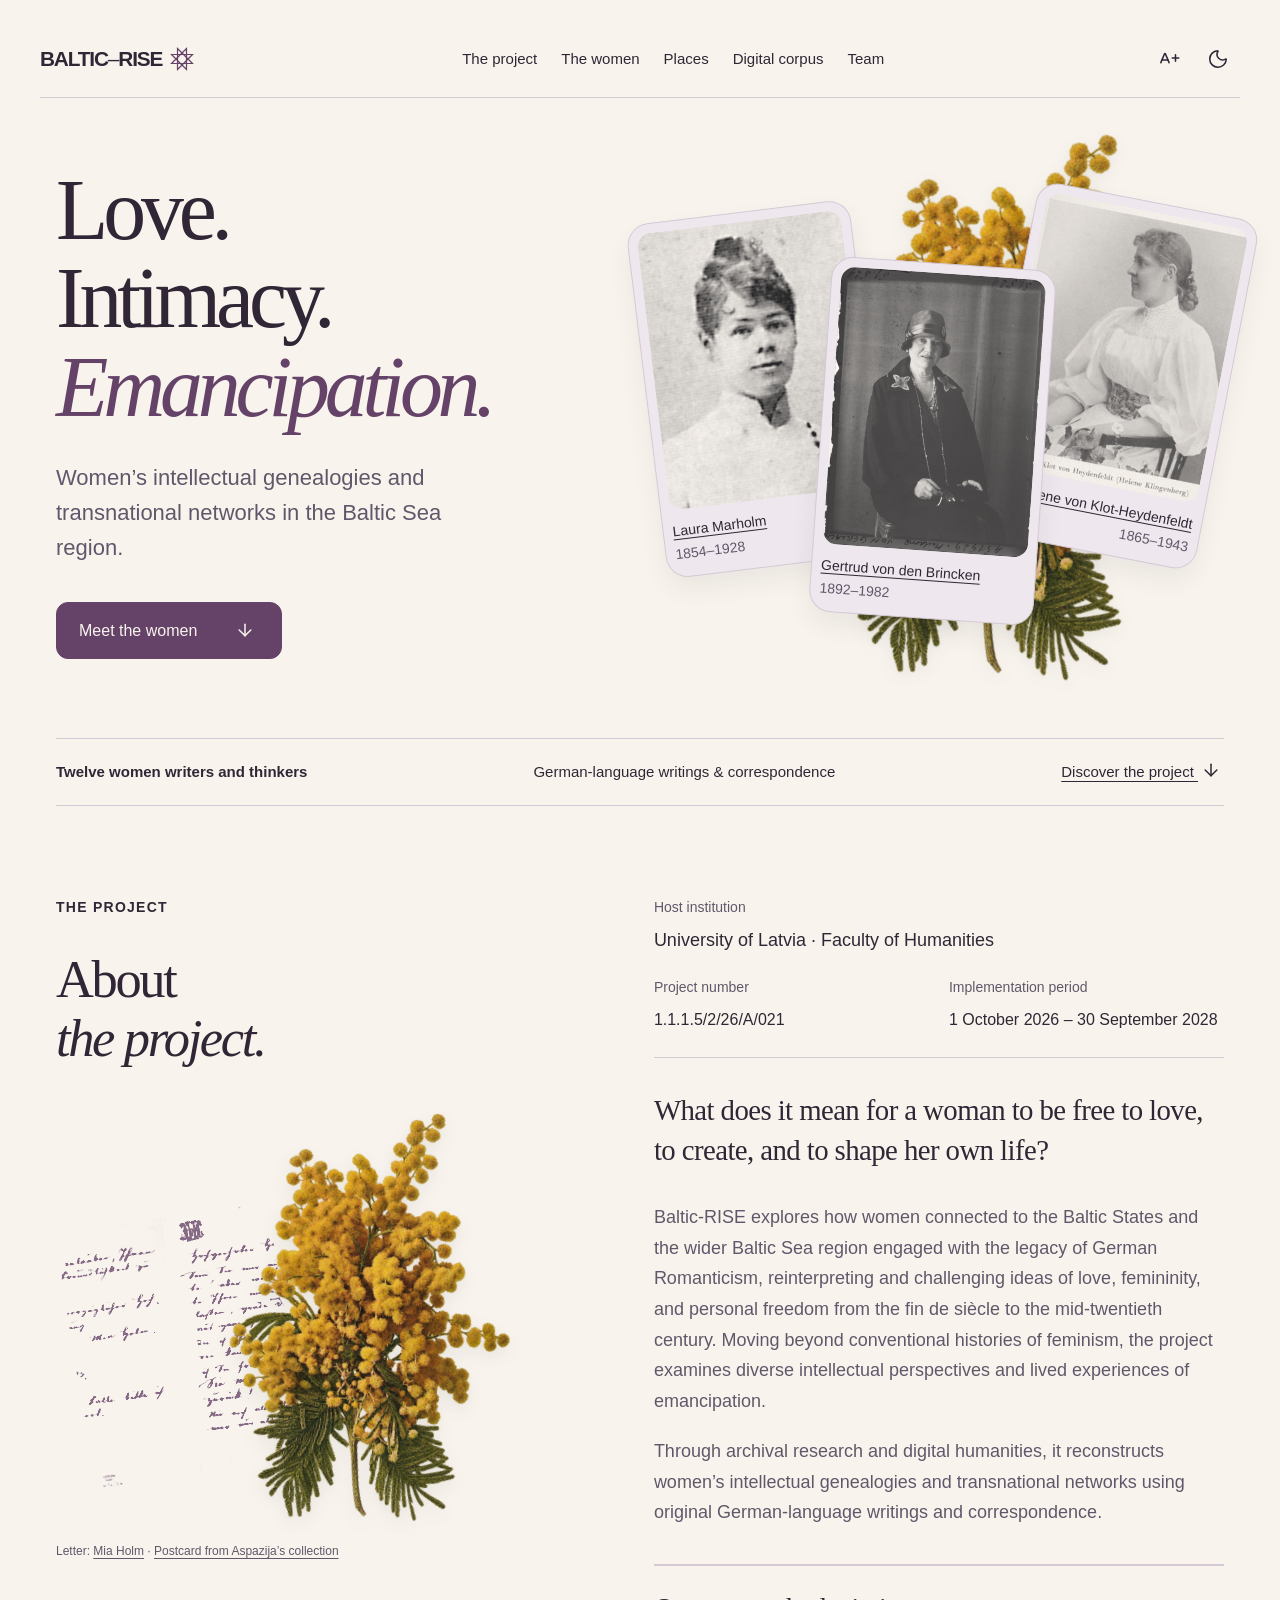
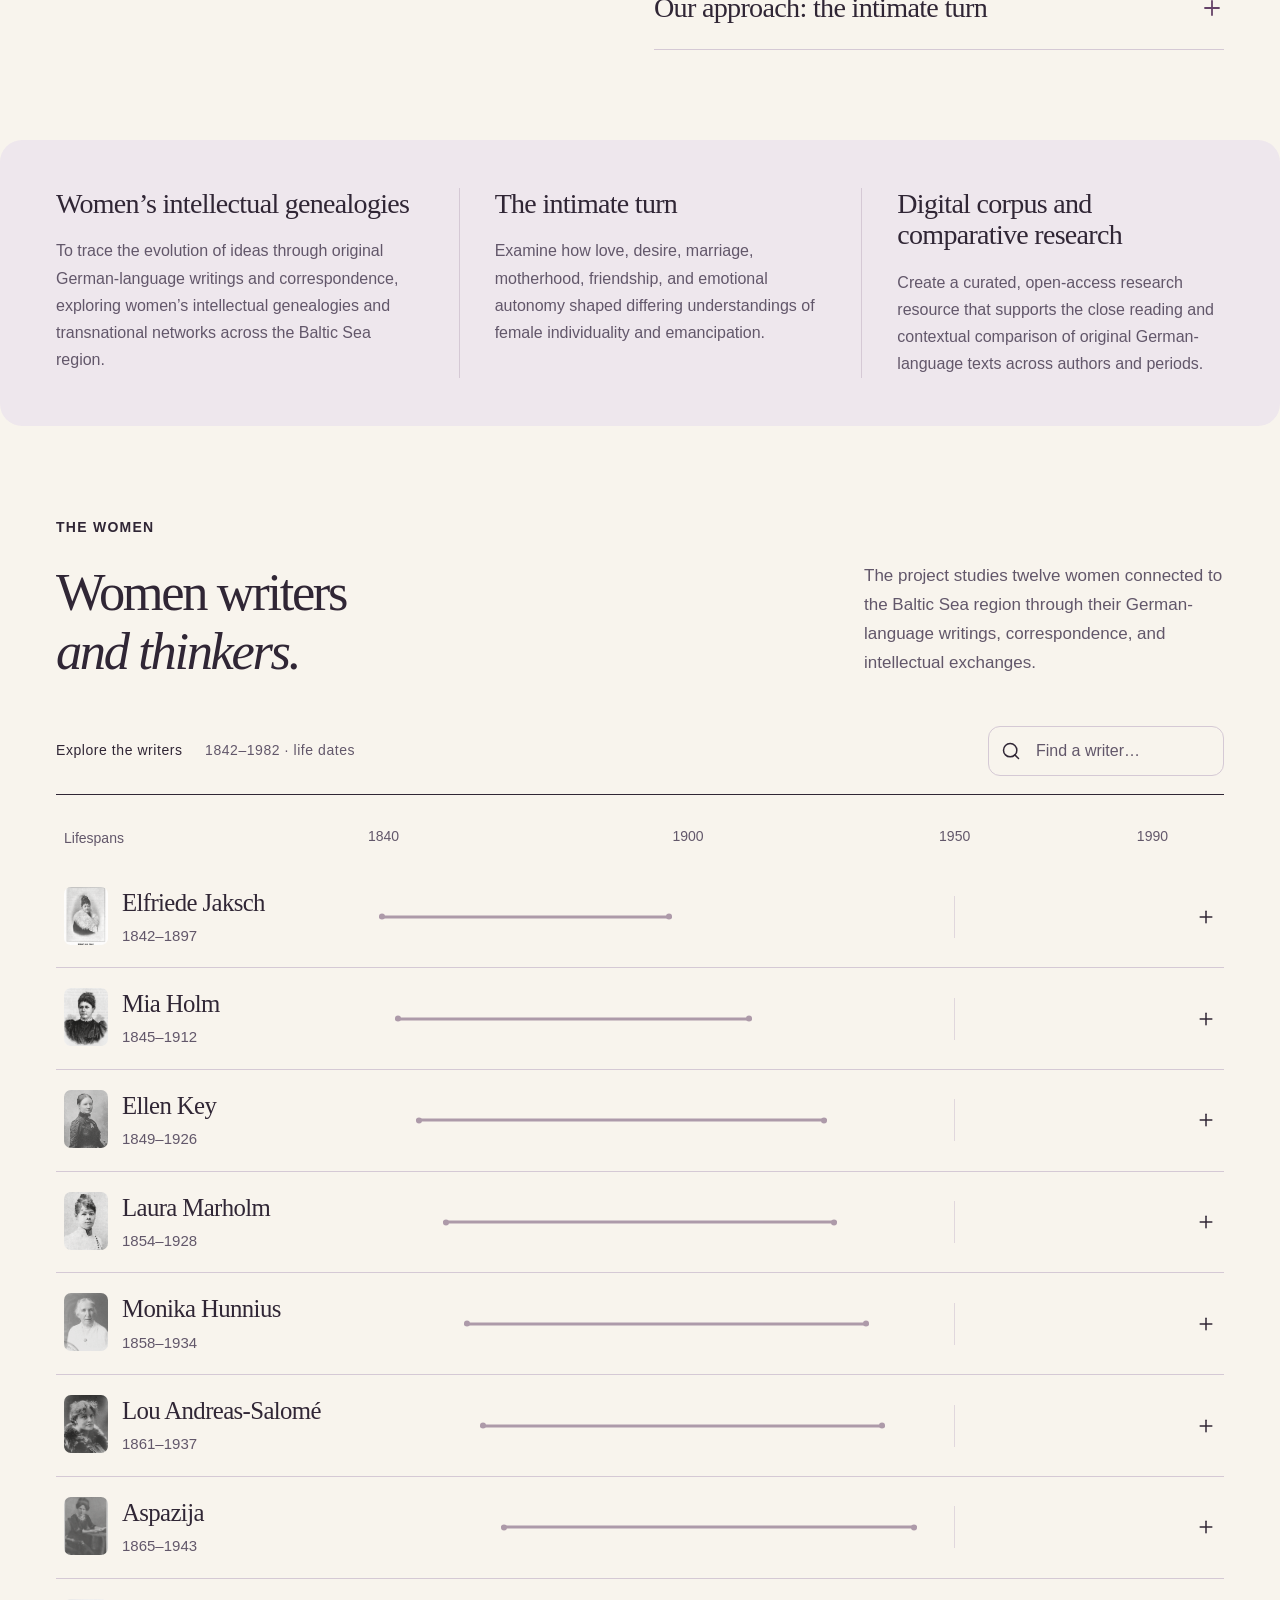
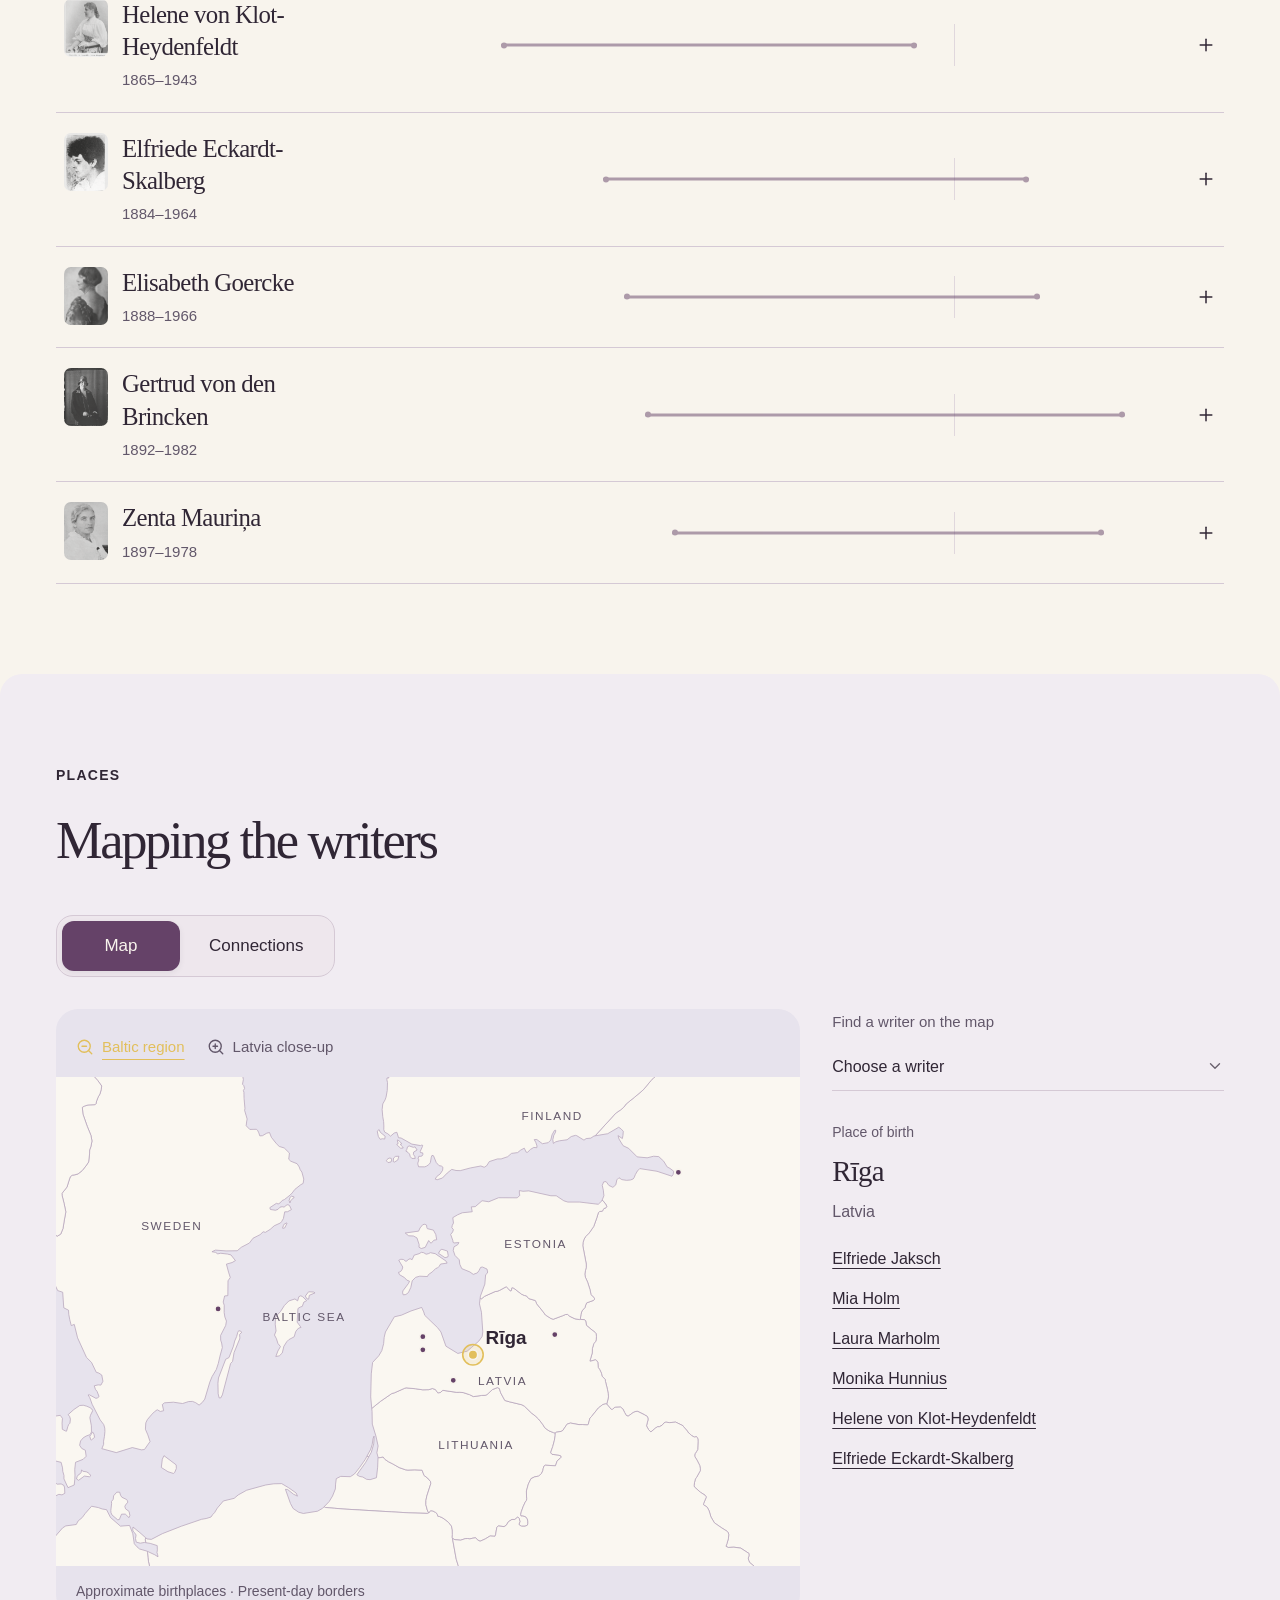
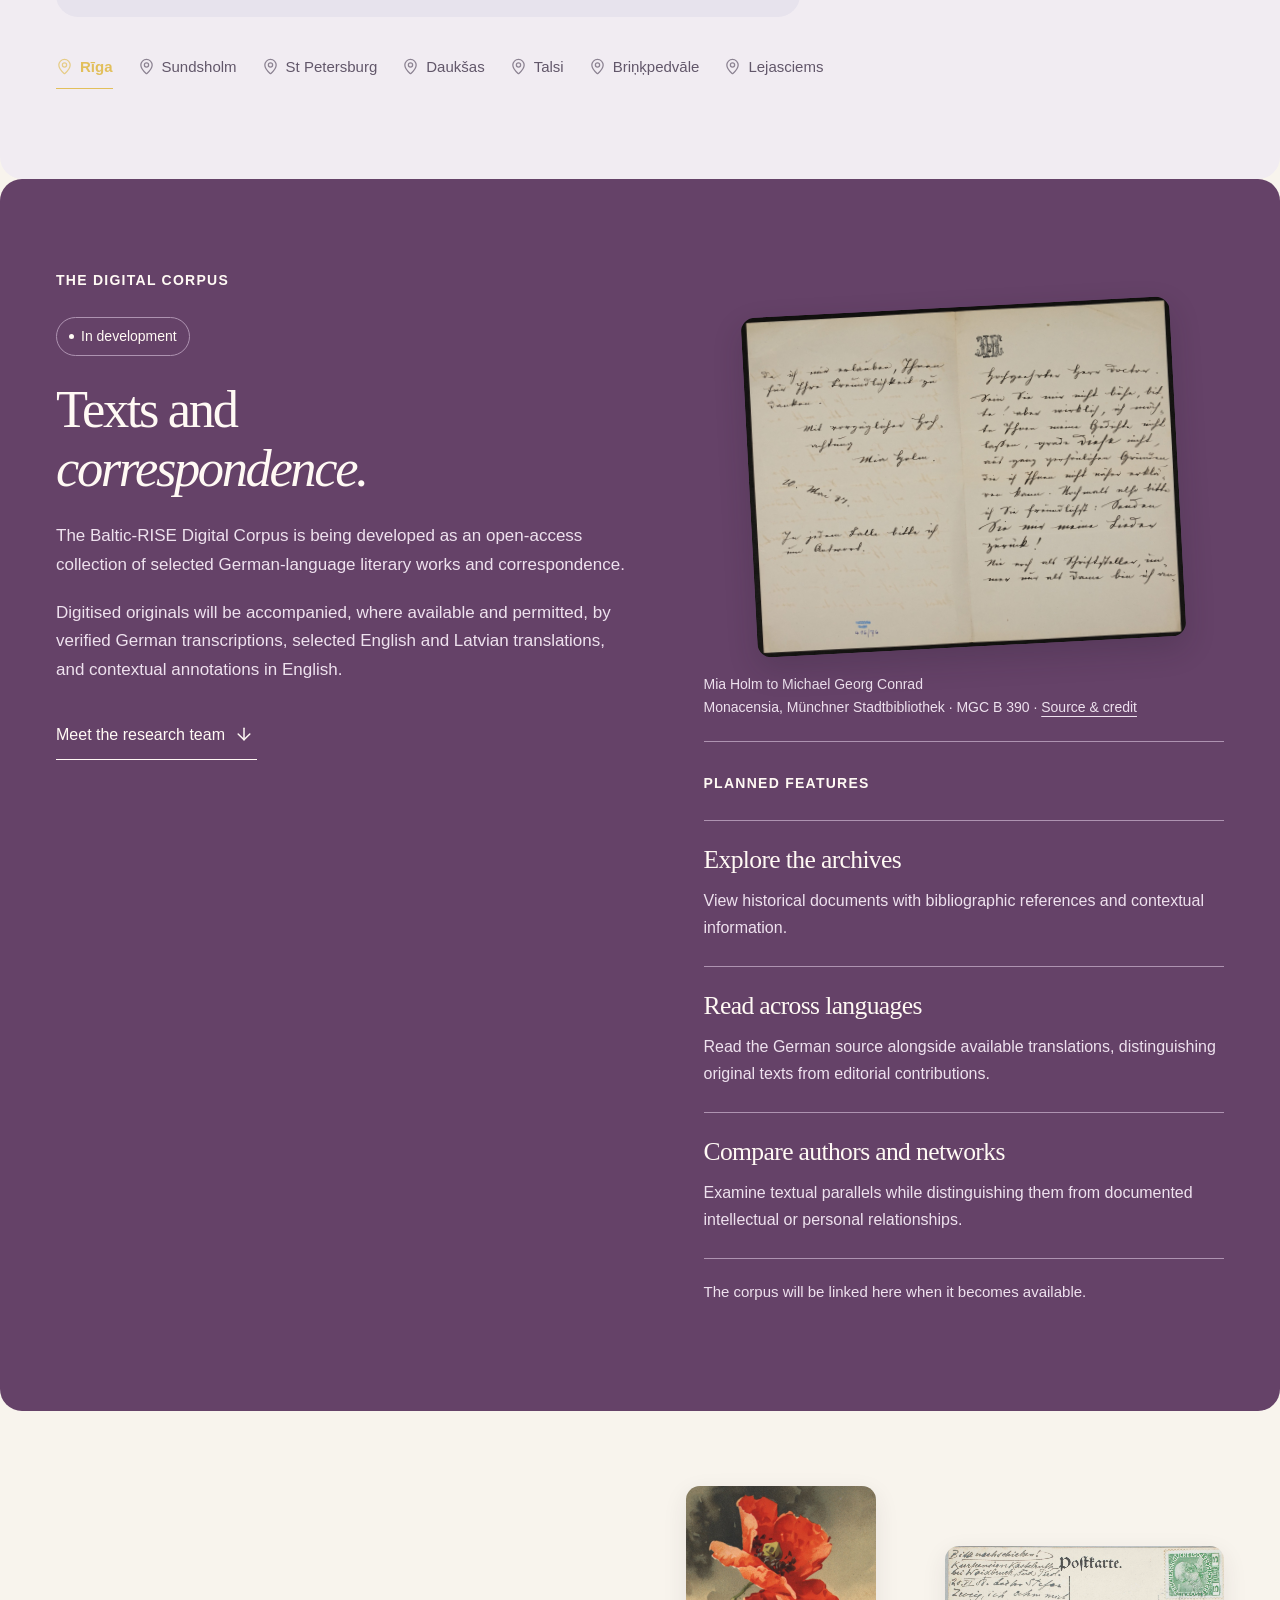
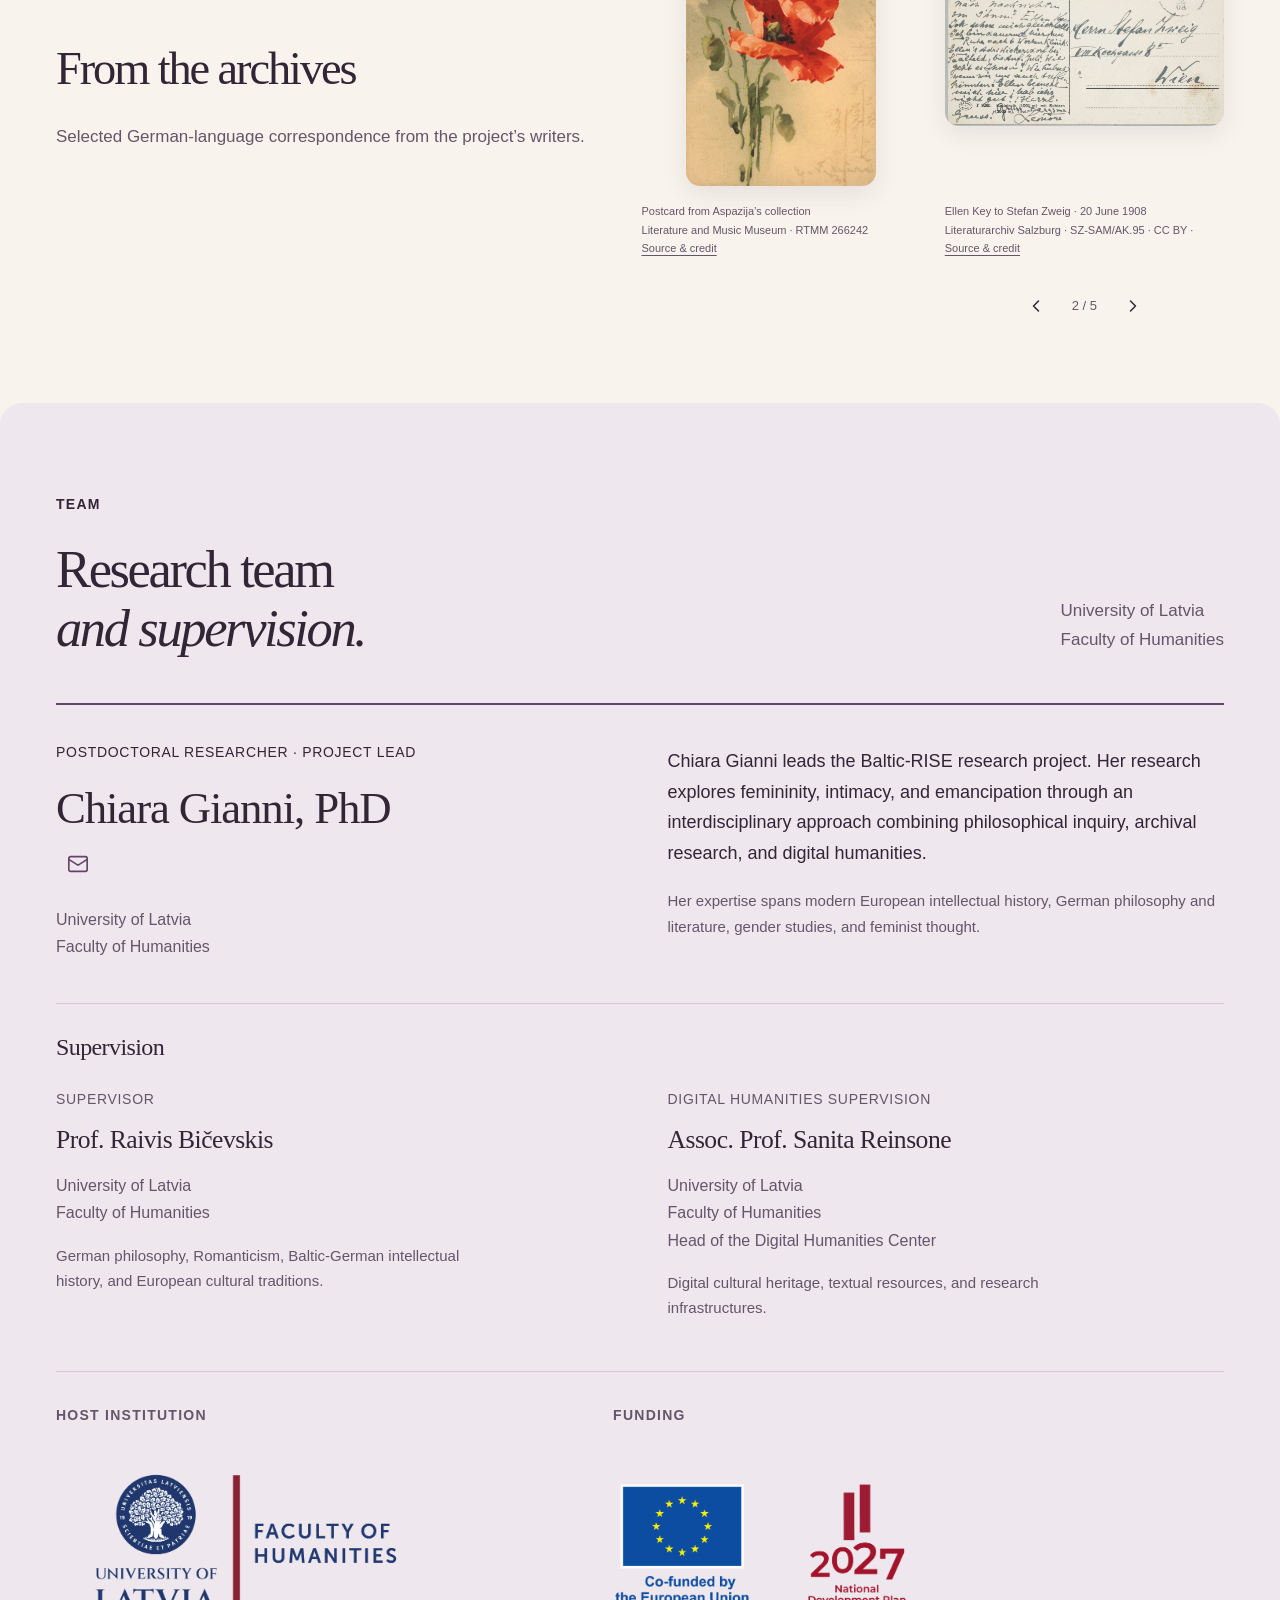
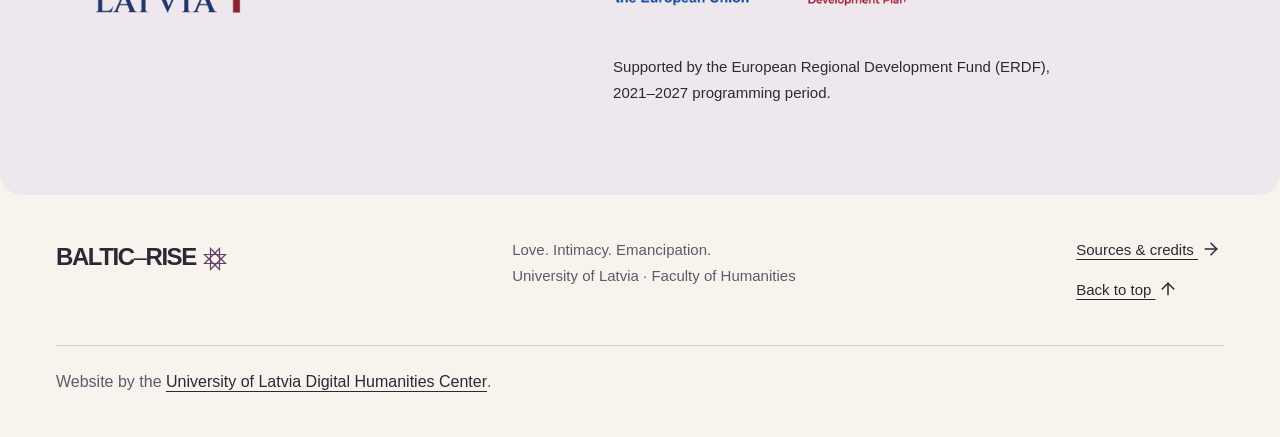
<file: index.html>
<!doctype html><html lang="en"><head><meta charset="utf-8"><meta name="viewport" content="width=device-width, initial-scale=1"><meta name="theme-color" content="#654268"><title>Baltic-RISE – Love. Intimacy. Emancipation.</title><meta name="description" content="Research on women’s German-language writings, correspondence, and intellectual networks in the Baltic Sea region from the late nineteenth to the mid-twentieth century."><meta property="og:title" content="Baltic-RISE – Love. Intimacy. Emancipation."><meta property="og:description" content="Research on women’s German-language writings, correspondence, and intellectual networks in the Baltic Sea region from the late nineteenth to the mid-twentieth century."><meta property="og:type" content="website"><link rel="icon" href="assets/favicon.svg?v=auseklis-1" type="image/svg+xml"><link rel="stylesheet" href="styles.css?v=20261126-credits-list"><script src="preferences.js"></script><script src="portraits.js?v=20261125-credits-clean" defer></script><script src="flowers.js?v=20261124-letters" defer></script><script src="map-data.js" defer></script><script src="script.js?v=20261125-mobile-review" defer></script><script src="connections.js?v=20261123-4" defer></script><noscript><style>.header-tools{display:none}@media(max-width:900px){.header{height:auto;flex-wrap:wrap;padding-block:16px}.header nav{display:flex;position:static;padding:0;border:0;flex-wrap:wrap;gap:8px 16px;width:100%;flex-direction:row}.menu-toggle{display:none}.search{display:none}}</style></noscript></head><body id="top"><svg class="handwriting-filters" width="0" height="0" aria-hidden="true" focusable="false"><defs><filter id="handwriting-ink" color-interpolation-filters="sRGB"><feColorMatrix type="matrix" values="0 0 0 0 .396 0 0 0 0 .259 0 0 0 0 .408 -1.8 -1.8 -1.8 0 3.8"/><feComponentTransfer><feFuncA type="gamma" amplitude="1" exponent="1.8" offset="0"/></feComponentTransfer></filter><filter id="handwriting-cream" color-interpolation-filters="sRGB"><feColorMatrix type="matrix" values="0 0 0 0 .98 0 0 0 0 .95 0 0 0 0 .91 -1.8 -1.8 -1.8 0 3.8"/><feComponentTransfer><feFuncA type="gamma" amplitude="1" exponent="1.8" offset="0"/></feComponentTransfer></filter></defs></svg><a class="skip" href="#main">Skip to content</a><header class="header"><a class="wordmark" href="./" aria-label="Baltic-RISE home">BALTIC<span>–</span>RISE<svg class="icon brand-auseklis" aria-hidden="true" focusable="false" xmlns="http://www.w3.org/2000/svg" width="24" height="24" viewBox="0 0 32 32" fill="none" stroke="currentColor" stroke-width="1.7" stroke-linecap="square" stroke-linejoin="miter"><path d="M10 2 30 22H2L22 2v28L2 10h28L10 30Z"/></svg></a><nav id="navigation" aria-label="Main navigation"><a href="./#about">The project</a><a href="./#women">The women</a><a href="./#places">Places</a><a href="./#corpus">Digital corpus</a><a href="./#team">Team</a></nav><div class="header-tools" role="group" aria-label="Reading preferences"><button id="text-size-toggle" class="icon-button" type="button" aria-label="Increase text size" title="Increase text size"><svg class="icon icon-a-plus " aria-hidden="true" focusable="false" xmlns="http://www.w3.org/2000/svg"
  width="24"
  height="24"
  viewBox="0 0 24 24"
  fill="none"
  stroke="currentColor"
  stroke-width="2"
  stroke-linecap="round"
  stroke-linejoin="round"
>
  <g transform="translate(12 5) scale(.5)" stroke-width="3.4"><path d="M5 12h14"/><path d="M12 5v14"/></g>
  <path d="m2 16 4.039-9.69a.5.5 0 0 1 .923 0L11 16" />
  <path d="M3.304 13h6.392" />
</svg></button><button id="theme-toggle" class="icon-button" type="button" aria-pressed="false" aria-label="Dark mode" title="Switch to dark mode"><svg class="icon icon-moon theme-moon" aria-hidden="true" focusable="false" xmlns="http://www.w3.org/2000/svg"
  width="24"
  height="24"
  viewBox="0 0 24 24"
  fill="none"
  stroke="currentColor"
  stroke-width="2"
  stroke-linecap="round"
  stroke-linejoin="round"
>
  <path d="M20.985 12.486a9 9 0 1 1-9.473-9.472c.405-.022.617.46.402.803a6 6 0 0 0 8.268 8.268c.344-.215.825-.004.803.401" />
</svg><svg class="icon icon-sun theme-sun" aria-hidden="true" focusable="false" xmlns="http://www.w3.org/2000/svg"
  width="24"
  height="24"
  viewBox="0 0 24 24"
  fill="none"
  stroke="currentColor"
  stroke-width="2"
  stroke-linecap="round"
  stroke-linejoin="round"
>
  <circle cx="12" cy="12" r="4" />
  <path d="M12 2v2" />
  <path d="M12 20v2" />
  <path d="m4.93 4.93 1.41 1.41" />
  <path d="m17.66 17.66 1.41 1.41" />
  <path d="M2 12h2" />
  <path d="M20 12h2" />
  <path d="m6.34 17.66-1.41 1.41" />
  <path d="m19.07 4.93-1.41 1.41" />
</svg></button></div><button class="menu-toggle icon-button" type="button" aria-label="Open menu" aria-expanded="false" aria-controls="navigation"><svg class="icon icon-menu " aria-hidden="true" focusable="false" xmlns="http://www.w3.org/2000/svg"
  width="24"
  height="24"
  viewBox="0 0 24 24"
  fill="none"
  stroke="currentColor"
  stroke-width="2"
  stroke-linecap="round"
  stroke-linejoin="round"
>
  <path d="M4 5h16" />
  <path d="M4 12h16" />
  <path d="M4 19h16" />
</svg></button></header><p id="reading-status" class="sr-only" role="status" aria-live="polite"></p><main id="main"><section class="hero wrap" aria-labelledby="hero-title"><div class="hero-copy"><h1 id="hero-title">Love.<br>Intimacy.<br><em>Emancipation.</em></h1><p class="hero-intro">Women’s intellectual genealogies and transnational networks in the Baltic Sea region.</p><a class="button" href="#women">Meet the women <svg class="icon icon-arrow-down" aria-hidden="true" focusable="false"
  xmlns="http://www.w3.org/2000/svg"
  width="24"
  height="24"
  viewBox="0 0 24 24"
  fill="none"
  stroke="currentColor"
  stroke-width="2"
  stroke-linecap="round"
  stroke-linejoin="round"
>
  <path d="M12 5v14" />
  <path d="m19 12-7 7-7-7" />
</svg></a></div><div class="hero-visual"><div class="portrait-composition" role="region" aria-label="Historical portraits" tabindex="0"><img data-flower-hero class="hero-mimosa" src="assets/manuscripts/mimosa-cutout.png" alt="" aria-hidden="true"><figure class="portrait portrait-left"><img src="assets/ellen.jpg" alt="Ellen Key, photographed by A. Apelgren in 1885" width="1385" height="1779"><figcaption><a href="credits.html#credit-ellen">Ellen Key</a> <span>1849–1926</span></figcaption></figure><figure class="portrait portrait-middle"><img src="assets/lou.jpg" alt="Lou Andreas-Salomé, photographed by Hofatelier Elvira around 1897" width="2268" height="3304"><figcaption><a href="credits.html#credit-lou">Lou Andreas-Salomé</a> <span>1861–1937</span></figcaption></figure><figure class="portrait portrait-right"><img src="assets/aspazija.jpg" alt="Aspazija, photographed around 1912 or earlier" width="773" height="1200"><figcaption><a href="credits.html#credit-aspazija">Aspazija</a> <span>1865–1943</span></figcaption></figure></div><p class="portrait-swipe-hint">Swipe to see more portraits</p></div></section><div class="intro-strip wrap"><span>Twelve women writers and thinkers</span><span>German-language writings & correspondence</span><a href="#about">Discover the project <svg class="icon icon-arrow-down " aria-hidden="true" focusable="false"   xmlns="http://www.w3.org/2000/svg"
  width="24"
  height="24"
  viewBox="0 0 24 24"
  fill="none"
  stroke="currentColor"
  stroke-width="2"
  stroke-linecap="round"
  stroke-linejoin="round"
>
  <path d="M12 5v14" />
  <path d="m19 12-7 7-7-7" />
</svg></a></div>
<section class="section wrap about" id="about"><div><p class="eyebrow">The project</p><h2>About<br><em>the project.</em></h2><figure class="archival-composition"><img data-letter-about class="archival-letter" src="assets/manuscripts/aspazija-1895-german-1.jpg" alt="" loading="lazy"><img data-flower-about class="archival-mimosa mimosa-cutout" src="assets/manuscripts/mimosa-cutout.png" alt="" loading="lazy"><figcaption>Letter: <a data-letter-credit href="credits.html#credit-aspazija-german">Aspazija</a> · <a data-flower-credit href="credits.html#credit-aspazija-1908">Postcard from Aspazija’s collection</a></figcaption></figure></div><div class="about-copy"><dl class="project-facts"><div class="project-host-fact"><dt>Host institution</dt><dd><span class="institution-name">University of Latvia</span> · Faculty of Humanities</dd></div><div><dt>Project number</dt><dd>1.1.1.5/2/26/A/021</dd></div><div><dt>Implementation period</dt><dd>1 October 2026 – 30 September 2028</dd></div></dl><p class="lead">What does it mean for a woman to be free to love, to create, and to shape her own life?</p><p>Baltic-RISE explores how women connected to the Baltic States and the wider Baltic Sea region engaged with the legacy of German Romanticism, reinterpreting and challenging ideas of love, femininity, and personal freedom from the fin de siècle to the mid-twentieth century. Moving beyond conventional histories of feminism, the project examines diverse intellectual perspectives and lived experiences of emancipation.</p><p>Through archival research and digital humanities, it reconstructs women’s intellectual genealogies and transnational networks using original German-language writings and correspondence.</p><details class="method"><summary><h3>Our approach: the intimate turn</h3> <svg class="icon icon-plus disclosure-icon" aria-hidden="true" focusable="false"   xmlns="http://www.w3.org/2000/svg"
  width="24"
  height="24"
  viewBox="0 0 24 24"
  fill="none"
  stroke="currentColor"
  stroke-width="2"
  stroke-linecap="round"
  stroke-linejoin="round"
>
  <path d="M5 12h14" />
  <path d="M12 5v14" />
</svg></summary><p>At its core is the “intimate turn”: an approach that places love, marriage, sexuality, motherhood, friendship, and emotional life at the centre of women’s self-formation and agency. It explores how personal experiences, when articulated and shared, can acquire wider cultural and political significance.</p><p>In dialogue with Carol Hanisch’s feminist principle “the personal is political” and Rosi Braidotti’s relational understanding of subjectivity, Baltic-RISE approaches women’s emancipation not as a linear succession of individual achievements, but as a complex, collective process shaped by relationships, cultural differences, and intellectual exchanges.</p></details></div></section>
<section class="research-band"><div class="wrap research-grid"><article><h3>Women’s intellectual genealogies</h3><p>To trace the evolution of ideas through original German-language writings and correspondence, exploring women’s intellectual genealogies and transnational networks across the Baltic Sea region.</p></article><article><h3>The intimate turn</h3><p>Examine how love, desire, marriage, motherhood, friendship, and emotional autonomy shaped differing understandings of female individuality and emancipation.</p></article><article><h3>Digital corpus and comparative research</h3><p>Create a curated, open-access research resource that supports the close reading and contextual comparison of original German-language texts across authors and periods.</p></article></div></section>
<section class="section wrap women" id="women"><div class="section-heading"><div><p class="eyebrow">The women</p><h2>Women writers<br><em>and thinkers.</em></h2></div><p>The project studies twelve women connected to the Baltic Sea region through their German-language writings, correspondence, and intellectual exchanges.</p></div><div class="women-tools"><p>Explore the writers <span>1842–1982 · life dates</span></p><label class="search"><span class="sr-only">Find a writer by name</span><svg class="icon icon-search " aria-hidden="true" focusable="false"   xmlns="http://www.w3.org/2000/svg"
  width="24"
  height="24"
  viewBox="0 0 24 24"
  fill="none"
  stroke="currentColor"
  stroke-width="2"
  stroke-linecap="round"
  stroke-linejoin="round"
>
  <path d="m21 21-4.34-4.34" />
  <circle cx="11" cy="11" r="8" />
</svg><input id="writer-search" type="search" placeholder="Find a writer…" autocomplete="off"></label></div><p class="sr-only" role="status" id="search-status"></p><div class="women-axis" aria-hidden="true"><span>Lifespans</span><div><span style="left:0">1840</span><span style="left:40%">1900</span><span class="axis-mid" style="left:73.333%">1950</span><span style="left:100%">1990</span></div></div><div class="people women-timeline"><details class="person" id="woman-1" data-search="elfriede jaksch"><summary><span class="person-identity"><img class="person-thumbnail" src="assets/jaksch.jpg" alt="" aria-hidden="true" loading="lazy"><span class="person-name">Elfriede Jaksch</span><span class="dates">1842–1897</span></span><span class="timeline-track" aria-hidden="true"><span class="life-span" style="--life-start:1.333%;--life-width:36.667%"></span></span><svg class="icon icon-plus plus" aria-hidden="true" focusable="false"   xmlns="http://www.w3.org/2000/svg"
  width="24"
  height="24"
  viewBox="0 0 24 24"
  fill="none"
  stroke="currentColor"
  stroke-width="2"
  stroke-linecap="round"
  stroke-linejoin="round"
>
  <path d="M5 12h14" />
  <path d="M12 5v14" />
</svg></summary><div class="person-bio"><a class="person-image" href="credits.html#credit-jaksch" aria-label="Image credit for Elfriede Jaksch"><img src="assets/jaksch.jpg" alt="Portrait of Elfriede Jaksch" width="423" height="600" loading="lazy"></a><p>Born in Riga, Elfriede Jaksch was a Baltic-German novelist and writer who published under the pseudonym Schack von Igar. Her fiction explores women&#x27;s emotional lives, unhappy marriages, and the tensions between personal fulfilment and social expectations. Her novel Conflicte (1882) offers a valuable perspective on the emerging debates about female autonomy and the Frauenfrage in the late nineteenth century. She also contributed to Riga’s cultural life and participated in public debates on women&#x27;s emancipation.</p></div></details><details class="person" id="woman-2" data-search="mia holm"><summary><span class="person-identity"><img class="person-thumbnail" src="assets/holm.jpg" alt="" aria-hidden="true" loading="lazy"><span class="person-name">Mia Holm</span><span class="dates">1845–1912</span></span><span class="timeline-track" aria-hidden="true"><span class="life-span" style="--life-start:3.333%;--life-width:44.667%"></span></span><svg class="icon icon-plus plus" aria-hidden="true" focusable="false"   xmlns="http://www.w3.org/2000/svg"
  width="24"
  height="24"
  viewBox="0 0 24 24"
  fill="none"
  stroke="currentColor"
  stroke-width="2"
  stroke-linecap="round"
  stroke-linejoin="round"
>
  <path d="M5 12h14" />
  <path d="M12 5v14" />
</svg></summary><div class="person-bio"><a class="person-image" href="credits.html#credit-holm" aria-label="Image credit for Mia Holm"><img src="assets/holm.jpg" alt="Portrait of Mia Holm" width="239" height="320" loading="lazy"></a><p>Mia Holm was a Baltic-German poet, writer, and educator born in Riga. After working as a teacher and school director, she pursued a literary career between the Baltic provinces and Germany. Her life was marked by divorce and the loss of a daughter, experiences reflected in her exploration of motherhood, grief, and female autonomy. In Mutterlieder (1897), she transformed maternal love and bereavement into poetic expression, offering a deeply personal perspective on women&#x27;s emotional lives and creative independence.</p></div></details><details class="person" id="woman-3" data-search="ellen key"><summary><span class="person-identity"><img class="person-thumbnail" src="assets/ellen.jpg" alt="" loading="lazy" aria-hidden="true"><span class="person-name">Ellen Key</span><span class="dates">1849–1926</span></span><span class="timeline-track" aria-hidden="true"><span class="life-span" style="--life-start:6.000%;--life-width:51.333%"></span></span><svg class="icon icon-plus plus" aria-hidden="true" focusable="false"   xmlns="http://www.w3.org/2000/svg"
  width="24"
  height="24"
  viewBox="0 0 24 24"
  fill="none"
  stroke="currentColor"
  stroke-width="2"
  stroke-linecap="round"
  stroke-linejoin="round"
>
  <path d="M5 12h14" />
  <path d="M12 5v14" />
</svg></summary><div class="person-bio"><a class="person-image" href="credits.html#credit-ellen" aria-label="Image credit for Ellen Key"><img src="assets/ellen.jpg" alt="Portrait of Ellen Key" loading="lazy"></a><p>Ellen Key was a Swedish writer, educator, and influential thinker in European debates on women&#x27;s emancipation. Her reflections on love, marriage, motherhood, and education challenged established conventions while questioning aspects of contemporary feminism. Her works, including Das Jahrhundert des Kindes (1902) and Über Liebe und Ehe (1904), circulated widely in German translation. Key also wrote personal correspondence directly in German, notably her letters to Lou Andreas-Salomé (1898–1920), offering valuable original sources for exploring their intellectual relationship and shared debates on intimacy and female autonomy.</p></div></details><details class="person" id="woman-4" data-search="laura marholm"><summary><span class="person-identity"><img class="person-thumbnail" src="assets/laura.jpg" alt="" loading="lazy" aria-hidden="true"><span class="person-name">Laura Marholm</span><span class="dates">1854–1928</span></span><span class="timeline-track" aria-hidden="true"><span class="life-span" style="--life-start:9.333%;--life-width:49.333%"></span></span><svg class="icon icon-plus plus" aria-hidden="true" focusable="false"   xmlns="http://www.w3.org/2000/svg"
  width="24"
  height="24"
  viewBox="0 0 24 24"
  fill="none"
  stroke="currentColor"
  stroke-width="2"
  stroke-linecap="round"
  stroke-linejoin="round"
>
  <path d="M5 12h14" />
  <path d="M12 5v14" />
</svg></summary><div class="person-bio"><a class="person-image" href="credits.html#credit-laura" aria-label="Image credit for Laura Marholm"><img src="assets/laura.jpg" alt="Portrait of Laura Marholm" loading="lazy"></a><p>Laura Marholm was a Baltic-German writer and literary critic born in Riga. An influential yet controversial voice in debates on women&#x27;s emancipation, she examined sexual difference, creativity, and the relationship between intimate partnerships and female self-development. In Das Buch der Frauen (1895), she explored the lives of prominent contemporary women, developing an often ambivalent understanding of female nature, individuality, and intellectual independence.</p></div></details><details class="person" id="woman-5" data-search="monika hunnius"><summary><span class="person-identity"><img class="person-thumbnail" src="assets/hunnius.jpg" alt="" loading="lazy" aria-hidden="true"><span class="person-name">Monika Hunnius</span><span class="dates">1858–1934</span></span><span class="timeline-track" aria-hidden="true"><span class="life-span" style="--life-start:12.000%;--life-width:50.667%"></span></span><svg class="icon icon-plus plus" aria-hidden="true" focusable="false"   xmlns="http://www.w3.org/2000/svg"
  width="24"
  height="24"
  viewBox="0 0 24 24"
  fill="none"
  stroke="currentColor"
  stroke-width="2"
  stroke-linecap="round"
  stroke-linejoin="round"
>
  <path d="M5 12h14" />
  <path d="M12 5v14" />
</svg></summary><div class="person-bio"><a class="person-image" href="credits.html#credit-hunnius" aria-label="Image credit for Monika Hunnius"><img src="assets/hunnius.jpg" alt="Portrait of Monika Hunnius" loading="lazy" width="430" height="550"></a><p>Monika Hunnius was a Baltic-German writer, singer, and music educator born in Riga. Choosing an independent artistic career over marriage, she challenged conventional expectations of women&#x27;s lives while remaining deeply influenced by Protestant ideals of femininity. Her autobiographical Mein Weg zur Kunst (1925) explores artistic vocation and personal autonomy, while Baltische Frauen von einem Stamm (1930) portrays contrasting models of womanhood, marriage, and female identity. Her writings reveal the tensions between traditional gender ideals and women&#x27;s aspirations for independence.</p></div></details><details class="person" id="woman-6" data-search="lou andreas-salomé"><summary><span class="person-identity"><img class="person-thumbnail" src="assets/lou.jpg" alt="" loading="lazy" aria-hidden="true"><span class="person-name">Lou Andreas-Salomé</span><span class="dates">1861–1937</span></span><span class="timeline-track" aria-hidden="true"><span class="life-span" style="--life-start:14.000%;--life-width:50.667%"></span></span><svg class="icon icon-plus plus" aria-hidden="true" focusable="false"   xmlns="http://www.w3.org/2000/svg"
  width="24"
  height="24"
  viewBox="0 0 24 24"
  fill="none"
  stroke="currentColor"
  stroke-width="2"
  stroke-linecap="round"
  stroke-linejoin="round"
>
  <path d="M5 12h14" />
  <path d="M12 5v14" />
</svg></summary><div class="person-bio"><a class="person-image" href="credits.html#credit-lou" aria-label="Image credit for Lou Andreas-Salomé"><img src="assets/lou.jpg" alt="Portrait of Lou Andreas-Salomé" loading="lazy"></a><p>Born in St Petersburg into a family with Baltic roots, Lou Andreas-Salomé was a German-language writer, philosopher, and psychoanalyst whose unconventional life challenged prevailing expectations of marriage and female independence. In works such as Die Erotik (1910) and Das Haus (1921), she explored sexuality, intimate relationships, and women&#x27;s self-realisation. Her correspondence and friendships with Ellen Key and Frieda von Bülow, alongside her intimate and intellectual relationship with Rainer Maria Rilke, reveal the importance of female friendship, emotional bonds, and creative exchange in shaping her understanding of personal freedom.</p></div></details><details class="person" id="woman-7" data-search="aspazija"><summary><span class="person-identity"><img class="person-thumbnail" src="assets/aspazija.jpg" alt="" loading="lazy" aria-hidden="true"><span class="person-name">Aspazija</span><span class="dates">1865–1943</span></span><span class="timeline-track" aria-hidden="true"><span class="life-span" style="--life-start:16.667%;--life-width:52.000%"></span></span><svg class="icon icon-plus plus" aria-hidden="true" focusable="false"   xmlns="http://www.w3.org/2000/svg"
  width="24"
  height="24"
  viewBox="0 0 24 24"
  fill="none"
  stroke="currentColor"
  stroke-width="2"
  stroke-linecap="round"
  stroke-linejoin="round"
>
  <path d="M5 12h14" />
  <path d="M12 5v14" />
</svg></summary><div class="person-bio"><a class="person-image" href="credits.html#credit-aspazija" aria-label="Image credit for Aspazija"><img src="assets/aspazija.jpg" alt="Portrait of Aspazija" loading="lazy"></a><p>Aspazija, born Johanna Emīlija Lizete Rozenberga, was a Latvian poet, playwright, and pioneering advocate of women&#x27;s emancipation. After an unhappy first marriage, she established an independent literary career, challenging traditional gender roles through powerful female characters and reflections on love and freedom. Her lifelong intellectual and intimate partnership with Rainis, marked by political persecution and exile, is documented in an extensive correspondence, including original German-language letters. Her writings offer a distinctive perspective on the relationship between personal autonomy, creative expression, and social emancipation.</p></div></details><details class="person" id="woman-8" data-search="helene von klot-heydenfeldt"><summary><span class="person-identity"><img class="person-thumbnail" src="assets/helene.jpg" alt="" aria-hidden="true" loading="lazy"><span class="person-name">Helene von Klot-Heydenfeldt</span><span class="dates">1865–1943</span></span><span class="timeline-track" aria-hidden="true"><span class="life-span" style="--life-start:16.667%;--life-width:52.000%"></span></span><svg class="icon icon-plus plus" aria-hidden="true" focusable="false"   xmlns="http://www.w3.org/2000/svg"
  width="24"
  height="24"
  viewBox="0 0 24 24"
  fill="none"
  stroke="currentColor"
  stroke-width="2"
  stroke-linecap="round"
  stroke-linejoin="round"
>
  <path d="M5 12h14" />
  <path d="M12 5v14" />
</svg></summary><div class="person-bio"><a class="person-image" href="credits.html#credit-helene" aria-label="Image credit for Helene von Klot-Heydenfeldt"><img src="assets/helene.jpg" alt="Portrait of Helene von Klot-Heydenfeldt" width="320" height="380" loading="lazy"></a><p>Born in Riga, Helene von Klot-Heydenfeldt was a Baltic-German writer whose novel Eine Frau. Studien nach dem Leben (1892), written in response to Tolstoy’s The Kreutzer Sonata, explored marriage, sexuality, and women&#x27;s emotional experiences. In 1896, she met Lou Andreas-Salomé in Munich, beginning a lifelong friendship that connected her to wider German-speaking intellectual circles. Her work and personal networks offer a valuable perspective on female subjectivity, intimate relationships, and the negotiation of traditional gender roles around 1900.</p></div></details><details class="person" id="woman-9" data-search="elfriede eckardt-skalberg"><summary><span class="person-identity"><img class="person-thumbnail" src="assets/eckardt.jpg" alt="" loading="lazy" aria-hidden="true"><span class="person-name">Elfriede Eckardt-Skalberg</span><span class="dates">1884–1964</span></span><span class="timeline-track" aria-hidden="true"><span class="life-span" style="--life-start:29.333%;--life-width:53.333%"></span></span><svg class="icon icon-plus plus" aria-hidden="true" focusable="false"   xmlns="http://www.w3.org/2000/svg"
  width="24"
  height="24"
  viewBox="0 0 24 24"
  fill="none"
  stroke="currentColor"
  stroke-width="2"
  stroke-linecap="round"
  stroke-linejoin="round"
>
  <path d="M5 12h14" />
  <path d="M12 5v14" />
</svg></summary><div class="person-bio"><a class="person-image" href="credits.html#credit-eckardt" aria-label="Image credit for Elfriede Eckardt-Skalberg"><img src="assets/eckardt.jpg" alt="Portrait of Elfriede Eckardt-Skalberg" loading="lazy" width="588" height="830"></a><p>Elfriede Eckardt-Skalberg was a German-language poet, translator, and journalist from Latvia whose writing engaged with Symbolism and Expressionism. Her poetry collection Über drei Stufen (1907) explores love, erotic desire, suffering, and disillusionment, questioning Romantic ideals of enduring love. In 1915, she married the writer Guido Hermann Eckardt, whose work included an early Baltic novel addressing homosexuality. Through her poetry and translations, Eckardt-Skalberg also connected German-speaking and Latvian literary cultures.</p></div></details><details class="person" id="woman-10" data-search="elisabeth goercke"><summary><span class="person-identity"><img class="person-thumbnail" src="assets/goercke.jpg" alt="" loading="lazy" aria-hidden="true"><span class="person-name">Elisabeth Goercke</span><span class="dates">1888–1966</span></span><span class="timeline-track" aria-hidden="true"><span class="life-span" style="--life-start:32.000%;--life-width:52.000%"></span></span><svg class="icon icon-plus plus" aria-hidden="true" focusable="false"   xmlns="http://www.w3.org/2000/svg"
  width="24"
  height="24"
  viewBox="0 0 24 24"
  fill="none"
  stroke="currentColor"
  stroke-width="2"
  stroke-linecap="round"
  stroke-linejoin="round"
>
  <path d="M5 12h14" />
  <path d="M12 5v14" />
</svg></summary><div class="person-bio"><a class="person-image" href="credits.html#credit-goercke" aria-label="Image credit for Elisabeth Goercke"><img src="assets/goercke.jpg" alt="Portrait of Elisabeth Goercke, published in Nach den Sternen in 1930" loading="lazy" width="367" height="550"></a><p>Born in Talsi, Courland, Elisabeth Goercke was a Baltic-German poet, pianist, playwright, and translator. Alongside her work as a music teacher, she published poetry exploring love, emotional experience, nature, and belonging, including Viel süße Minne (1912) and Nach den Sternen (1930). Her literary collaboration and friendship with the Latvian writer Haralds Eldgasts contributed to cultural exchange between German- and Latvian-speaking communities. Her surviving correspondence with Zenta Mauriņa offers a further connection to Baltic women&#x27;s intellectual networks.</p></div></details><details class="person" id="woman-11" data-search="gertrud von den brincken"><summary><span class="person-identity"><img class="person-thumbnail" src="assets/brincken.jpg" alt="" loading="lazy" aria-hidden="true"><span class="person-name">Gertrud von den Brincken</span><span class="dates">1892–1982</span></span><span class="timeline-track" aria-hidden="true"><span class="life-span" style="--life-start:34.667%;--life-width:60.000%"></span></span><svg class="icon icon-plus plus" aria-hidden="true" focusable="false"   xmlns="http://www.w3.org/2000/svg"
  width="24"
  height="24"
  viewBox="0 0 24 24"
  fill="none"
  stroke="currentColor"
  stroke-width="2"
  stroke-linecap="round"
  stroke-linejoin="round"
>
  <path d="M5 12h14" />
  <path d="M12 5v14" />
</svg></summary><div class="person-bio"><a class="person-image" href="credits.html#credit-brincken" aria-label="Image credit for Gertrud von den Brincken"><img src="assets/brincken.jpg" alt="Portrait of Gertrud von den Brincken" loading="lazy" width="1335" height="1800"></a><p>Born in Courland into a Baltic-German aristocratic family, Gertrud von den Brincken was a poet and novelist whose early life was shaped by family loss, financial hardship, and the upheavals of war. Before marrying the philosopher Walther Schmied-Kowarzik in 1925, she worked as a nurse and teacher to support her family. Her poetry, including Wer nicht das Dunkel kennt (1911) and Das Heimwehbuch (1926), explores love, suffering, faith, and the longing for belonging. Her novels and autobiographical writings reflect the disappearance of the Baltic-German world, connecting intimate experience with cultural memory and historical displacement.</p></div></details><details class="person" id="woman-12" data-search="zenta mauriņa"><summary><span class="person-identity"><img class="person-thumbnail" src="assets/zenta.jpg" alt="" loading="lazy" aria-hidden="true"><span class="person-name">Zenta Mauriņa</span><span class="dates">1897–1978</span></span><span class="timeline-track" aria-hidden="true"><span class="life-span" style="--life-start:38.000%;--life-width:54.000%"></span></span><svg class="icon icon-plus plus" aria-hidden="true" focusable="false"   xmlns="http://www.w3.org/2000/svg"
  width="24"
  height="24"
  viewBox="0 0 24 24"
  fill="none"
  stroke="currentColor"
  stroke-width="2"
  stroke-linecap="round"
  stroke-linejoin="round"
>
  <path d="M5 12h14" />
  <path d="M12 5v14" />
</svg></summary><div class="person-bio"><a class="person-image" href="credits.html#credit-zenta" aria-label="Image credit for Zenta Mauriņa"><img src="assets/zenta.jpg" alt="Portrait of Zenta Mauriņa" loading="lazy"></a><p>Zenta Mauriņa was a Latvian writer, essayist, and philosopher who published extensively in Latvian and German. A survivor of childhood polio, she developed an independent intellectual career despite lifelong physical disability. Her writings explore love, suffering, spiritual freedom, and human relationships. Her personal life was closely intertwined with that of Konstantīns Raudive, whose daughter, born outside marriage, she helped raise and financially support. Her extensive German-language correspondence with family members and friends, including her close associate Annemarie Morgenthaler, offers a particularly valuable perspective on friendship, emotional attachment, care, and everyday life in exile. These personal relationships illuminate the connections between Mauriņa&#x27;s lived experiences and her philosophical reflections on love and human existence.</p></div></details></div><p id="no-results" hidden>No writers match your search. Try a different name.</p></section>
<section class="places-section section" id="places"><div class="wrap"><div class="section-heading"><div><p class="eyebrow">Places</p><h2>Mapping the writers</h2></div></div><div class="places-views" id="connections" hidden role="group" aria-label="Map and network"><button type="button" data-places-view="map" aria-pressed="true">Map</button><button type="button" data-places-view="connections" aria-pressed="false">Connections</button></div><div id="birthplaces-view"><div class="map-layout"><div class="map-canvas"><div class="map-toolbar" role="group" aria-label="Map area"><button id="map-region" type="button" aria-pressed="true"><svg class="icon icon-zoom-out " aria-hidden="true" focusable="false"   xmlns="http://www.w3.org/2000/svg"
  width="24"
  height="24"
  viewBox="0 0 24 24"
  fill="none"
  stroke="currentColor"
  stroke-width="2"
  stroke-linecap="round"
  stroke-linejoin="round"
>
  <circle cx="11" cy="11" r="8" />
  <line x1="21" x2="16.65" y1="21" y2="16.65" />
  <line x1="8" x2="14" y1="11" y2="11" />
</svg>Baltic region</button><button id="map-latvia" type="button" aria-pressed="false"><svg class="icon icon-zoom-in " aria-hidden="true" focusable="false"   xmlns="http://www.w3.org/2000/svg"
  width="24"
  height="24"
  viewBox="0 0 24 24"
  fill="none"
  stroke="currentColor"
  stroke-width="2"
  stroke-linecap="round"
  stroke-linejoin="round"
>
  <circle cx="11" cy="11" r="8" />
  <line x1="21" x2="16.65" y1="21" y2="16.65" />
  <line x1="11" x2="11" y1="8" y2="14" />
  <line x1="8" x2="14" y1="11" y2="11" />
</svg>Latvia close-up</button></div><svg id="baltic-map" class="baltic-map" viewBox="0 0 945 620" role="img" aria-labelledby="map-title map-desc"><title id="map-title">Birthplaces around the Baltic Sea</title><desc id="map-desc">Seven marked places represent the birthplaces of twelve women. Six writers were born in Rīga. Use the writer selector and place buttons next to the map for a text alternative and to highlight locations.</desc><path class="map-land" d="M318.2,284.0L314.7,285.8L312.7,291.3L309.9,292.2L307.2,294.0L306.2,311.3L311.1,317.9L308.4,318.8L306.0,320.8L304.2,323.7L302.4,329.9L295.6,333.5L293.0,336.1L289.3,342.0L287.3,350.4L283.5,354.1L279.1,354.9L281.7,348.0L285.0,342.3L281.8,338.4L279.9,332.3L277.4,327.7L279.4,322.5L278.4,313.9L278.7,305.6L281.6,301.4L284.9,298.0L290.0,290.1L295.6,284.4L303.3,281.8L306.8,284.2L308.3,279.0L310.8,277.8L313.2,279.0L318.2,284.0Z"/><path class="map-land" d="M211.2,403.7L209.0,407.6L207.1,407.4L205.9,402.2L205.6,388.8L206.3,382.2L215.5,358.3L219.6,356.3L225.3,341.7L226.9,335.2L229.4,329.4L230.8,324.1L232.1,322.0L234.7,323.0L235.9,324.0L233.1,327.0L233.4,331.0L233.2,332.6L226.1,349.9L224.2,361.1L221.7,363.8L211.2,403.7Z"/><path class="map-land" d="M-4.7,190.9L-1.2,200.8L1.8,202.0L6.0,199.5L8.9,192.3L10.6,181.5L12.5,171.3L10.2,160.3L7.8,150.7L7.6,147.8L14.0,139.7L16.0,133.1L18.1,126.8L20.5,124.7L24.0,124.2L28.1,123.0L33.3,118.8L37.9,113.1L41.4,108.0L42.6,97.7L42.7,92.6L44.2,88.8L45.7,81.3L44.3,74.0L39.7,62.8L34.2,47.1L33.4,38.5L35.9,37.0L40.6,35.5L49.7,35.1L50.7,34.1L51.6,30.4L53.6,25.3L55.8,21.6L57.3,16.3L58.0,11.4L52.8,4.2L46.0,-3.2L41.4,-5.7L33.3,-11.9L27.5,-17.1L30.8,-37.0L33.3,-51.7L33.7,-55.3L33.7,-60.9L25.8,-84.6L26.1,-89.9L26.9,-94.7L26.0,-102.8L25.6,-110.0L26.9,-112.2L30.2,-116.3L27.1,-122.6L26.8,-123.2L21.0,-138.9L29.9,-154.4L28.4,-162.4L33.7,-168.3L43.4,-181.6L48.8,-189.1L50.0,-190.5L54.3,-193.8L62.5,-197.7L71.5,-199.6L75.6,-199.5L91.2,-196.9L103.3,-194.8L105.1,-196.9L107.7,-201.2L110.9,-207.2L111.2,-213.9L110.0,-223.8L108.3,-229.7L99.7,-233.6L90.3,-238.8L101.8,-255.5L109.8,-267.1L119.8,-284.5L122.9,-291.7L125.1,-294.6L128.1,-321.3L130.0,-328.8L131.7,-332.7L131.7,-336.7L130.6,-343.5L127.8,-358.8L143.6,-360.7L148.7,-361.7L153.4,-363.6L162.7,-368.3L167.3,-372.5L164.8,-386.7L170.4,-391.5L184.1,-408.3L199.0,-424.4L205.9,-430.5L206.7,-433.5L207.2,-438.3L204.1,-445.8L200.8,-450.4L194.4,-459.3L197.1,-465.4L201.9,-466.6L208.2,-469.0L213.1,-474.3L213.6,-474.9L221.9,-495.6L238.2,-506.1L244.6,-511.8L254.7,-507.5L269.5,-501.0L276.1,-510.6L278.2,-514.1L280.4,-519.3L279.6,-528.3L279.2,-540.0L279.8,-544.7L285.7,-546.8L288.9,-547.3L305.3,-542.5L309.5,-542.6L317.2,-541.9L325.9,-539.8L344.0,-534.2L351.5,-531.8L355.7,-531.4L359.4,-534.0L367.1,-540.8L355.7,-545.8L363.2,-550.8L367.1,-555.9L370.4,-562.2L371.6,-569.5L371.2,-573.5L368.9,-576.2L361.9,-582.9L377.7,-583.8L383.1,-584.1L394.6,-579.7L395.1,-578.7L395.2,-576.4L395.6,-574.0L406.7,-568.0L409.9,-564.8L416.7,-559.9L418.5,-557.3L424.9,-554.2L429.4,-550.9L434.7,-548.2L440.9,-544.1L449.2,-540.8L456.2,-539.7L473.9,-534.1L476.9,-532.2L482.0,-528.3L487.1,-523.7L490.7,-514.3L496.4,-513.8L497.9,-510.6L502.9,-505.1L509.8,-500.2L509.6,-498.6L504.1,-494.1L503.5,-488.0L504.0,-480.2L505.7,-473.9L505.6,-472.0L504.2,-469.8L502.5,-466.4L502.0,-463.4L502.1,-461.9L502.7,-461.1L505.6,-461.1L510.8,-460.4L513.8,-459.0L515.5,-451.7L515.0,-450.3L510.6,-447.0L509.3,-444.4L509.2,-440.5L509.9,-436.3L511.4,-431.5L514.9,-426.5L519.5,-421.1L522.6,-416.8L524.0,-413.7L524.5,-411.6L522.4,-408.9L520.6,-403.5L520.2,-397.4L519.4,-393.4L515.3,-388.0L512.4,-386.0L511.6,-383.1L511.3,-378.3L512.1,-372.3L512.4,-368.3L513.3,-365.4L514.6,-363.6L521.1,-360.2L524.8,-353.4L527.1,-348.0L531.5,-333.7L520.4,-331.9L512.0,-335.5L507.9,-333.7L500.6,-333.6L492.3,-332.2L489.5,-329.4L487.3,-328.2L479.6,-332.2L472.4,-338.7L467.1,-333.8L463.6,-332.8L460.5,-337.3L457.8,-338.1L456.4,-336.6L455.1,-332.6L453.1,-329.4L452.5,-327.4L452.2,-319.4L451.7,-317.6L444.6,-318.6L445.0,-316.5L446.6,-315.4L447.2,-314.1L444.6,-312.3L437.6,-312.5L436.9,-310.6L438.9,-307.7L437.4,-305.1L435.9,-304.1L427.6,-302.5L422.8,-302.9L421.4,-301.2L421.0,-299.0L421.9,-296.9L424.0,-295.8L424.7,-294.4L424.6,-291.5L422.8,-291.0L417.8,-296.1L416.2,-295.9L417.4,-293.2L420.3,-290.3L421.9,-287.3L423.4,-283.7L423.1,-281.0L416.8,-272.2L411.3,-266.7L407.2,-261.7L404.8,-256.4L407.6,-253.8L410.7,-249.9L412.9,-242.5L415.5,-235.9L420.8,-229.6L419.8,-226.0L418.5,-223.2L409.7,-216.9L399.8,-207.5L389.0,-183.5L385.5,-180.3L376.1,-176.2L372.6,-172.3L365.6,-167.6L353.4,-163.6L347.8,-158.0L345.3,-152.2L342.5,-151.7L339.8,-154.0L336.1,-155.7L335.6,-151.9L335.8,-149.1L329.9,-153.3L327.1,-149.5L324.9,-143.2L316.4,-134.7L307.3,-136.2L306.3,-134.7L308.7,-133.6L309.1,-132.3L307.4,-131.5L304.9,-131.6L301.0,-129.9L298.5,-130.1L297.3,-126.0L295.3,-121.2L290.1,-119.2L287.5,-118.7L286.1,-116.0L294.1,-115.4L293.5,-113.0L293.3,-110.7L292.4,-108.2L283.4,-104.6L282.0,-101.7L280.1,-99.9L276.1,-100.0L276.3,-101.7L276.9,-103.5L270.9,-103.4L269.1,-107.5L267.9,-106.4L268.6,-103.1L270.2,-99.7L271.9,-94.6L270.5,-91.4L268.9,-89.9L270.1,-88.4L273.3,-87.3L274.6,-85.3L270.8,-83.6L266.0,-77.7L261.1,-77.6L258.1,-73.7L255.0,-73.7L252.4,-76.1L248.2,-78.2L246.9,-74.6L246.7,-71.8L249.0,-64.7L253.5,-59.2L257.6,-56.8L254.6,-55.2L252.4,-51.6L249.8,-40.5L248.3,-36.1L246.7,-28.4L247.7,-21.9L248.5,-18.7L250.5,-14.3L245.1,-14.9L239.2,-17.4L240.1,-12.1L236.5,-5.9L237.2,-0.4L237.9,3.2L236.8,9.2L238.5,11.0L239.4,14.6L237.9,17.2L238.6,19.4L238.8,27.4L239.9,39.8L239.5,42.5L242.7,53.3L242.0,57.1L241.5,61.9L246.1,66.6L250.2,66.5L254.3,66.4L255.9,67.6L257.5,70.9L258.8,74.8L262.2,74.5L267.6,71.3L271.1,70.5L273.5,76.6L279.8,84.6L283.5,88.2L289.8,90.1L296.4,96.6L295.5,104.4L298.2,107.0L306.1,110.1L308.8,114.2L310.1,117.8L312.2,120.7L314.6,129.6L313.8,135.1L310.6,136.9L303.2,142.8L299.9,147.2L297.3,149.9L289.9,155.7L287.2,156.8L284.6,159.8L282.1,161.2L279.9,160.4L271.5,165.9L272.2,168.2L278.6,169.2L281.8,168.1L284.4,165.3L287.1,164.7L289.6,165.2L292.3,163.0L294.4,162.1L296.5,163.2L298.9,168.4L293.9,171.1L290.4,171.2L288.7,179.8L286.5,183.5L285.0,185.3L277.1,188.9L271.9,193.5L265.8,197.3L263.1,196.5L259.1,200.2L250.2,204.7L245.6,210.8L235.3,216.2L230.1,220.6L215.9,220.8L202.3,219.8L198.0,221.9L202.4,222.6L205.4,224.6L209.1,223.8L217.7,224.8L222.1,225.9L227.8,233.1L223.6,235.6L216.4,237.6L219.1,247.8L221.3,254.6L218.4,258.8L218.2,277.6L214.1,278.0L212.3,285.8L213.6,289.8L213.5,299.0L214.4,304.7L216.4,309.9L215.5,315.4L209.0,328.2L209.1,334.2L210.3,337.8L211.2,343.5L208.2,354.4L206.1,363.6L203.6,371.3L198.1,380.5L195.3,387.4L188.9,409.0L185.7,413.3L181.7,416.6L177.3,413.5L173.3,411.9L168.4,412.1L160.7,414.6L149.1,412.9L137.8,413.7L135.0,415.9L136.7,423.7L132.5,424.7L128.5,422.5L124.9,425.1L121.9,428.1L116.0,435.0L114.0,439.2L113.5,447.2L116.6,454.4L119.4,462.9L112.3,473.0L108.4,473.4L96.9,470.5L76.5,476.9L58.2,471.9L60.5,466.4L60.4,462.4L61.5,456.3L62.1,450.0L61.9,445.8L60.6,441.3L56.1,435.4L45.9,415.6L42.9,407.2L40.8,403.7L42.3,403.5L50.7,408.0L52.6,407.5L54.7,405.8L52.2,399.4L50.0,396.5L48.6,392.1L53.5,390.9L57.0,391.2L59.6,386.3L58.1,378.4L54.3,375.9L51.1,374.9L45.1,362.4L38.7,356.0L27.4,331.2L23.2,314.1L19.4,315.7L17.5,308.3L16.2,301.3L15.9,296.1L9.9,293.1L9.6,289.5L8.5,273.3L2.1,271.2L-2.1,262.1L-2.9,244.9L-7.1,241.8L-10.6,242.6L-10.4,238.4L-9.6,234.4L-11.6,218.6L-12.3,204.1L-13.9,199.7L-14.8,194.6L-14.0,190.2L-12.8,187.7L-8.6,187.0L-4.7,190.9Z"/><path class="map-land" d="M321.6,277.2L320.8,282.1L318.6,281.7L316.6,278.1L320.7,272.7L326.8,273.0L328.9,274.1L321.6,277.2Z"/><path class="map-land" d="M290.5,191.5L288.6,192.2L287.7,192.0L288.8,188.4L289.7,186.8L292.5,185.4L293.4,185.6L290.5,191.5Z"/><path class="map-land" d="M298.0,157.3L297.0,159.9L295.9,156.7L296.3,156.1L297.0,153.0L299.1,151.3L302.3,152.3L302.3,153.1L299.2,155.6L298.0,157.3Z"/><path class="map-land" d="M5005.9,1487.8L5004.6,1485.8L5004.4,1482.4L5003.0,1479.0L5000.3,1474.5L4999.1,1469.8L5001.5,1467.3L5001.2,1462.9L4998.9,1459.0L4995.4,1458.1L4994.6,1457.0L4994.8,1454.9L4996.0,1452.7L4997.7,1450.9L5001.2,1448.3L5007.3,1446.5L5010.7,1444.8L5013.5,1444.3L5016.6,1445.2L5019.2,1442.8L5021.9,1441.3L5022.5,1437.1L5022.6,1430.8L5023.6,1428.9L5024.7,1426.2L5026.4,1422.7L5027.9,1413.8L5029.1,1407.6L5029.8,1404.4L5030.0,1400.2L5029.2,1397.4L5027.8,1395.7L5026.7,1394.6L5026.6,1389.8L5026.7,1383.3L5026.3,1379.1L5028.0,1356.0L5029.7,1350.7L5024.3,1319.9L5022.7,1310.1L5021.5,1305.1L5019.2,1297.9L5017.6,1294.3L5018.2,1290.8L5020.4,1287.4L5022.5,1285.7L5028.6,1284.9L5030.3,1283.7L5037.8,1280.0L5039.5,1277.7L5043.3,1272.3L5044.8,1268.2L5046.5,1262.8L5050.2,1259.9L5052.4,1255.1L5054.8,1253.4L5057.2,1257.5L5060.1,1259.8L5063.8,1261.2L5068.6,1263.0L5076.2,1266.4L5084.1,1269.2L5089.0,1271.5L5091.4,1272.5L5096.2,1274.0L5098.3,1275.2L5100.3,1276.4L5103.5,1273.0L5107.8,1268.6L5107.1,1261.7L5107.8,1253.8L5110.8,1240.4L5114.2,1236.5L5116.0,1235.9L5117.9,1234.4L5121.3,1231.9L5122.6,1228.3L5121.9,1224.1L5123.0,1220.0L5123.4,1215.9L5124.5,1210.6L5126.1,1209.2L5128.5,1207.4L5130.2,1204.7L5131.8,1200.6L5132.9,1195.9L5132.4,1190.4L5134.5,1186.8L5138.0,1183.9L5139.2,1182.0L5139.7,1177.3L5140.0,1175.2L5140.9,1172.8L5140.2,1167.9L5139.4,1162.6L5143.2,1153.6L5146.0,1146.0L5146.6,1134.7L5146.9,1132.9L5148.0,1127.6L5148.6,1125.4L5150.8,1118.4L5153.5,1113.8L5152.9,1108.7L5151.8,1103.7L5152.0,1100.3L5154.5,1096.4L5155.9,1094.5L5157.2,1091.7L5159.3,1090.5L5161.1,1089.8L5165.3,1089.1L5167.8,1086.2L5170.0,1083.1L5174.2,1075.3L5175.6,1070.7L5176.6,1068.3L5174.3,1061.6L5172.3,1056.0L5169.8,1048.2L5168.8,1044.5L5170.4,1039.8L5172.2,1036.9L5173.1,1034.4L5173.6,1029.9L5172.9,1026.6L5168.7,1021.3L5164.2,1018.7L5159.1,1017.7L5157.3,1017.3L5153.6,1018.4L5138.4,1025.0L5131.2,1030.2L5127.1,1035.9L5122.7,1038.7L5115.6,1038.4L5109.0,1038.1L5103.8,1041.3L5097.8,1047.9L5093.5,1050.9L5090.7,1050.3L5087.8,1054.8L5084.6,1064.2L5081.0,1068.3L5077.0,1067.2L5067.3,1068.1L5052.0,1071.0L5042.4,1070.9L5038.5,1067.7L5032.4,1067.3L5024.1,1069.7L5019.1,1070.2L5017.4,1068.8L5016.2,1064.9L5015.4,1058.4L5012.6,1051.7L5007.8,1044.8L5006.9,1036.4L5010.1,1026.5L5010.8,1019.8L5009.1,1016.1L5008.4,1012.9L5004.7,1008.8L5002.1,1001.7L5000.2,999.6L5000.8,993.5L5002.9,986.3L5000.2,979.5L4991.9,979.1L4985.2,977.1L4978.6,970.9L4968.3,953.3L4963.2,947.2L4959.8,946.5L4957.4,943.7L4955.9,938.6L4953.5,938.6L4951.2,938.6L4949.7,940.7L4948.0,941.3L4945.4,939.4L4942.8,939.2L4940.0,940.7L4937.7,939.7L4935.9,936.3L4932.4,934.0L4927.4,932.8L4925.4,930.4L4926.2,926.8L4925.3,924.0L4922.6,922.2L4915.1,922.7L4903.0,925.4L4893.0,924.7L4885.2,920.5L4880.9,916.7L4880.0,913.2L4877.7,909.8L4874.1,906.6L4872.1,901.1L4871.7,893.2L4872.5,885.7L4875.8,875.1L4867.6,868.1L4865.2,864.1L4865.7,860.7L4865.3,858.1L4863.9,856.1L4863.9,853.0L4865.6,848.6L4865.6,843.1L4863.9,836.4L4859.3,827.0L4851.9,814.8L4847.8,806.0L4847.3,800.4L4846.3,795.9L4844.9,793.5L4844.0,789.3L4844.6,784.8L4843.7,781.8L4842.7,779.0L4842.8,774.6L4841.5,771.5L4838.8,769.9L4837.9,766.5L4838.4,759.3L4836.5,753.2L4830.4,742.0L4828.7,733.8L4828.1,726.4L4825.6,722.8L4825.4,719.6L4825.1,714.0L4823.5,712.5L4822.6,710.5L4823.4,708.2L4822.1,705.3L4819.0,701.8L4817.5,698.8L4817.2,696.0L4815.6,693.9L4810.9,691.8L4809.7,689.0L4810.0,686.4L4811.0,684.1L4811.5,682.6L4811.4,680.8L4811.0,678.9L4809.2,676.7L4806.5,674.2L4803.6,668.7L4799.9,667.2L4797.6,667.2L4795.6,664.1L4796.2,662.1L4796.1,658.5L4794.3,655.5L4792.0,654.3L4789.9,655.1L4784.7,652.3L4776.5,645.9L4770.2,643.0L4765.8,643.5L4763.1,645.4L4762.0,648.7L4759.1,648.4L4751.9,642.4L4744.6,641.0L4740.5,637.8L4737.2,632.3L4734.2,630.1L4731.5,631.0L4724.8,627.3L4714.1,619.1L4708.5,616.4L4706.5,617.9L4705.5,617.9L4703.6,617.7L4700.8,617.6L4696.0,615.7L4689.5,616.5L4681.2,620.2L4672.3,622.4L4662.7,623.3L4657.0,622.9L4655.2,621.2L4644.7,623.8L4630.2,629.0L4616.0,634.2L4598.4,636.7L4586.6,645.4L4574.7,661.2L4566.2,671.2L4561.0,675.2L4558.9,680.6L4559.8,687.2L4564.3,689.6L4572.1,687.7L4578.9,688.6L4584.6,692.3L4586.4,698.0L4584.3,705.6L4584.9,713.0L4588.3,720.3L4588.5,728.8L4585.6,738.3L4578.4,748.0L4567.0,757.7L4559.8,767.2L4555.6,781.0L4549.2,793.1L4546.8,799.8L4546.3,805.4L4543.8,811.4L4539.1,817.9L4536.5,824.4L4536.1,830.9L4533.7,836.8L4529.4,842.1L4526.8,847.8L4525.7,853.7L4524.1,857.7L4521.9,859.8L4523.1,861.8L4527.7,863.8L4529.5,869.6L4528.7,879.2L4525.9,886.1L4521.2,890.2L4514.1,892.9L4504.8,894.1L4492.0,903.3L4480.8,915.1L4467.7,929.0L4465.1,929.0L4460.3,927.2L4451.0,921.5L4441.3,920.3L4431.9,915.0L4426.3,911.6L4417.7,904.9L4415.5,900.8L4412.1,897.4L4403.7,892.9L4398.1,890.5L4394.7,890.4L4385.9,895.0L4380.4,898.5L4377.1,900.5L4371.7,900.1L4365.0,899.3L4362.3,898.1L4358.5,895.2L4351.1,886.6L4347.1,880.5L4341.9,877.1L4336.2,873.1L4333.3,872.2L4328.3,872.5L4321.2,871.5L4317.5,870.0L4314.3,871.3L4308.0,875.4L4300.0,883.4L4293.8,886.5L4287.1,890.7L4281.7,895.8L4276.4,901.0L4269.9,907.0L4266.9,915.1L4265.3,921.0L4259.4,924.6L4254.9,928.2L4250.3,929.4L4241.8,927.5L4236.8,928.9L4224.3,935.9L4218.2,936.5L4214.0,937.5L4209.9,937.9L4203.1,939.6L4200.5,940.8L4197.0,942.2L4193.1,941.2L4187.6,945.2L4171.8,955.9L4166.8,957.7L4163.5,958.1L4159.2,954.3L4155.0,951.7L4150.5,952.0L4145.4,955.5L4136.8,952.8L4126.5,950.2L4117.2,947.8L4114.1,945.8L4104.9,942.8L4091.6,942.8L4083.8,942.7L4078.8,943.7L4074.9,942.3L4070.1,938.0L4061.9,928.1L4057.1,925.1L4054.4,922.7L4053.4,918.6L4051.5,918.1L4050.3,915.2L4050.4,911.3L4050.3,903.0L4050.8,897.1L4049.5,895.3L4044.0,894.3L4037.5,892.6L4025.6,892.3L4020.8,892.1L4017.0,888.7L4012.7,884.5L4008.5,876.0L4004.9,872.0L3998.9,867.0L3993.1,865.8L3984.5,866.6L3978.2,867.6L3972.5,865.5L3968.9,862.7L3963.8,859.8L3956.1,859.2L3949.7,857.1L3943.1,854.5L3938.2,855.6L3934.8,858.0L3931.0,861.0L3926.0,861.6L3913.8,864.8L3910.0,866.7L3904.6,867.5L3899.9,869.9L3895.9,874.6L3892.5,878.1L3888.3,879.3L3883.3,879.1L3879.0,877.9L3876.7,877.6L3873.4,879.3L3869.6,880.5L3863.8,878.5L3860.7,876.8L3855.8,875.7L3852.8,870.8L3849.8,868.7L3844.7,868.0L3837.1,865.4L3833.1,862.8L3829.7,861.2L3823.9,855.5L3820.7,850.5L3818.1,849.7L3815.1,849.1L3813.1,845.9L3813.0,842.1L3813.7,839.7L3814.3,835.6L3812.6,831.7L3810.9,829.9L3810.0,827.0L3810.5,821.4L3809.8,815.7L3809.2,809.8L3807.4,805.4L3807.0,797.0L3807.7,793.5L3807.5,789.4L3805.7,786.4L3800.1,784.1L3793.5,781.1L3783.0,777.5L3778.5,777.2L3775.0,778.7L3771.8,777.0L3768.4,774.0L3762.6,770.9L3755.0,766.9L3746.9,762.5L3739.5,758.5L3736.7,757.5L3726.7,757.2L3718.5,756.6L3713.7,755.2L3708.1,749.6L3705.2,746.2L3700.7,744.6L3697.4,744.0L3692.1,742.2L3682.4,736.3L3678.8,733.5L3676.4,733.5L3673.2,728.4L3670.5,727.2L3668.6,730.8L3666.7,739.5L3664.9,743.6L3659.9,751.7L3647.8,758.1L3645.7,761.5L3644.6,764.6L3643.0,768.9L3642.2,774.6L3640.8,776.1L3637.3,776.3L3634.6,778.9L3632.5,784.5L3630.8,786.7L3629.8,792.0L3629.9,794.3L3629.6,796.9L3629.3,800.9L3626.1,809.7L3625.7,814.9L3627.0,818.1L3629.6,822.5L3631.0,825.0L3631.5,827.9L3631.4,831.6L3633.0,836.8L3634.3,841.3L3636.3,844.5L3639.1,847.2L3642.3,848.1L3644.7,849.9L3645.3,853.5L3644.6,858.5L3643.5,867.8L3641.4,873.6L3640.1,877.3L3638.1,883.0L3637.3,885.2L3633.2,890.1L3630.3,891.5L3626.9,895.4L3624.0,895.5L3621.3,895.5L3618.3,896.4L3615.8,898.1L3613.7,903.4L3608.6,908.8L3606.1,911.3L3599.8,912.1L3596.8,909.7L3595.1,906.4L3593.1,904.4L3590.4,900.3L3578.9,898.1L3575.9,899.2L3574.1,900.7L3571.8,899.6L3570.2,897.6L3568.6,898.1L3565.0,899.3L3562.2,898.9L3558.6,894.8L3553.7,892.6L3551.8,891.3L3549.8,891.3L3548.6,893.3L3546.3,894.3L3544.8,892.0L3542.8,890.2L3540.2,890.3L3536.7,893.9L3530.8,895.6L3529.0,898.1L3525.6,897.8L3523.2,895.8L3520.8,895.6L3514.0,895.6L3511.7,896.3L3508.9,894.2L3507.5,890.6L3504.1,887.9L3499.1,887.5L3495.2,887.9L3493.4,889.1L3490.8,889.4L3488.7,884.4L3485.9,881.0L3484.3,878.4L3481.8,877.3L3479.9,874.1L3479.6,867.7L3478.4,859.9L3477.1,851.6L3475.5,848.1L3468.2,846.9L3464.6,847.2L3456.4,846.5L3450.8,846.0L3449.3,845.9L3444.0,844.9L3439.2,844.1L3434.4,843.5L3432.3,844.2L3427.3,844.4L3423.4,840.5L3421.8,836.0L3421.5,833.5L3420.5,830.9L3417.0,830.1L3413.7,830.9L3412.0,836.2L3409.6,838.3L3407.3,837.9L3405.3,835.0L3401.4,832.0L3398.9,829.0L3395.9,824.3L3393.4,825.4L3392.7,828.3L3392.1,831.2L3389.1,837.0L3385.4,837.6L3379.2,837.2L3372.8,837.5L3368.7,839.7L3365.6,843.6L3364.1,846.6L3360.9,847.7L3357.8,850.8L3356.4,855.0L3353.3,854.8L3351.6,855.3L3348.8,856.2L3341.6,858.5L3339.9,859.1L3335.5,863.0L3332.2,866.2L3329.0,867.5L3327.0,871.1L3324.5,874.0L3318.7,874.7L3312.3,878.3L3310.1,879.5L3306.4,882.2L3301.4,883.2L3299.3,884.0L3297.2,885.9L3296.0,892.5L3291.9,894.9L3286.3,895.3L3282.0,898.8L3281.6,904.9L3283.1,910.6L3282.5,913.1L3279.3,914.5L3274.9,917.6L3271.6,921.4L3267.6,921.4L3265.2,920.2L3263.5,922.6L3262.6,927.5L3259.6,929.9L3255.4,932.1L3253.8,931.3L3252.7,929.4L3250.8,926.9L3249.3,927.9L3249.1,931.4L3247.9,934.0L3244.4,934.2L3241.7,932.7L3239.6,931.1L3235.9,931.4L3232.0,932.1L3229.5,931.3L3227.2,932.1L3221.1,933.7L3218.7,939.2L3218.6,945.6L3217.9,948.9L3214.2,951.7L3212.5,954.3L3210.3,956.0L3205.4,956.2L3205.2,956.2L3203.0,955.9L3199.1,957.3L3195.2,958.5L3192.7,959.3L3191.0,961.7L3188.5,962.8L3184.6,962.1L3183.5,957.3L3180.8,952.0L3177.2,950.2L3174.0,949.0L3171.0,946.5L3169.0,943.8L3163.1,930.9L3159.0,925.5L3155.3,925.1L3154.8,921.5L3156.9,917.9L3159.7,914.8L3159.6,910.7L3157.4,908.5L3154.6,909.1L3150.9,913.9L3146.6,919.3L3141.3,923.2L3139.2,926.4L3136.6,930.1L3132.9,929.6L3130.2,929.7L3127.9,930.1L3126.2,926.1L3124.0,925.6L3107.9,921.8L3102.6,920.4L3099.3,922.3L3096.8,921.0L3095.8,917.2L3092.7,910.6L3090.2,905.1L3087.0,899.5L3086.0,895.0L3087.0,890.5L3086.6,886.5L3083.8,884.4L3080.2,884.2L3070.5,875.6L3066.0,874.3L3061.8,872.7L3058.6,872.7L3055.8,868.9L3053.2,857.3L3052.4,850.9L3049.2,844.4L3045.1,838.8L3042.7,831.2L3039.1,827.9L3033.1,822.5L3027.4,818.7L3018.0,814.2L3014.5,814.2L3009.7,814.6L3006.9,816.8L3003.8,821.7L2999.6,822.0L2993.0,822.0L2991.2,823.9L2990.1,827.2L2986.7,831.5L2981.7,834.9L2974.7,833.8L2969.9,835.5L2965.1,836.2L2958.2,831.9L2950.6,832.0L2945.6,834.0L2938.6,833.9L2937.1,831.5L2938.0,827.4L2937.4,823.7L2936.2,820.7L2935.3,817.1L2932.4,816.4L2924.2,817.9L2922.0,816.2L2922.3,812.6L2923.7,808.1L2924.9,802.4L2924.3,798.9L2920.1,799.4L2917.6,799.0L2916.2,794.9L2913.8,791.9L2911.1,791.8L2907.9,791.0L2904.3,792.3L2902.4,796.4L2900.1,797.0L2897.6,798.1L2895.8,799.5L2894.7,803.2L2895.2,806.6L2896.0,813.9L2894.8,817.9L2891.5,820.0L2888.4,819.6L2886.2,820.6L2882.3,824.7L2880.6,826.2L2880.0,828.7L2879.8,832.5L2876.4,831.2L2871.1,817.2L2865.1,801.3L2858.3,784.5L2854.7,775.5L2841.2,746.5L2834.7,732.6L2823.3,708.6L2813.0,686.8L2801.3,664.2L2794.4,651.4L2787.1,637.9L2784.6,634.1L2780.6,629.4L2770.7,620.1L2756.6,606.8L2743.5,595.0L2733.2,585.7L2730.5,581.8L2729.4,579.5L2728.3,577.0L2726.7,572.5L2726.7,569.5L2736.5,570.0L2738.5,567.1L2742.1,556.3L2744.2,547.0L2740.9,547.4L2734.9,551.2L2731.6,554.0L2729.9,555.2L2720.2,557.1L2714.9,561.2L2704.0,568.2L2696.1,572.4L2694.6,573.0L2685.4,574.3L2683.7,575.9L2683.5,579.6L2682.8,583.6L2676.2,589.5L2669.2,594.7L2666.5,595.3L2662.2,594.1L2660.0,594.8L2653.6,600.3L2644.0,608.6L2643.1,612.0L2643.0,616.1L2641.9,619.7L2639.8,621.0L2636.6,617.9L2633.8,614.1L2627.9,611.4L2619.1,610.7L2613.7,612.0L2610.0,614.1L2602.7,622.4L2600.1,624.1L2598.6,623.5L2598.2,619.5L2596.7,616.7L2595.0,612.4L2595.8,603.9L2599.8,595.9L2606.3,591.5L2611.5,586.7L2613.1,581.5L2612.9,578.0L2611.0,576.3L2609.0,576.0L2607.8,577.8L2604.2,581.3L2599.0,584.1L2594.6,584.7L2592.7,584.5L2588.0,582.7L2579.4,572.9L2572.1,571.6L2567.1,570.8L2565.5,571.8L2564.7,574.2L2565.2,576.9L2566.2,579.5L2565.6,581.6L2563.3,583.1L2559.8,585.8L2558.0,584.0L2557.1,577.1L2557.3,571.7L2554.8,567.2L2552.3,560.2L2548.8,556.0L2545.4,557.3L2543.8,563.3L2541.2,565.3L2536.3,564.1L2527.4,567.5L2513.1,569.0L2502.9,564.8L2501.2,561.1L2505.4,553.0L2505.7,546.0L2505.7,539.5L2506.8,534.8L2504.3,525.8L2498.7,507.6L2495.2,493.8L2490.2,483.5L2488.0,480.1L2477.4,481.9L2474.5,484.1L2472.6,487.3L2469.3,489.5L2464.7,491.2L2460.7,490.1L2456.2,488.3L2451.5,484.7L2446.1,479.9L2435.7,476.1L2425.4,474.9L2414.0,473.6L2408.4,476.0L2402.9,479.8L2395.0,487.9L2391.4,488.7L2385.7,489.3L2381.7,491.3L2382.5,494.8L2383.2,499.7L2381.8,503.5L2379.5,505.6L2376.1,506.9L2370.5,507.3L2365.9,508.1L2360.1,513.6L2351.4,515.0L2341.8,517.0L2335.1,520.2L2320.7,524.1L2312.3,525.8L2298.4,529.5L2287.1,530.1L2285.4,527.5L2276.7,533.3L2267.0,532.9L2265.2,535.3L2262.9,537.5L2260.3,538.5L2257.0,541.3L2255.1,547.1L2253.6,553.0L2250.7,554.9L2246.8,552.7L2243.9,550.5L2239.0,552.7L2232.3,554.0L2227.1,553.2L2224.4,551.5L2213.4,554.3L2207.6,557.8L2206.6,559.6L2205.2,560.6L2198.6,562.9L2193.3,562.3L2192.5,562.4L2187.4,564.1L2180.4,567.1L2175.3,568.0L2171.0,568.0L2168.3,570.5L2166.1,573.1L2147.6,575.9L2145.7,577.8L2142.0,580.2L2122.7,581.0L2121.1,582.8L2120.4,584.8L2118.0,585.4L2104.1,581.6L2093.0,577.4L2088.7,579.7L2085.0,584.1L2083.8,590.4L2083.8,595.7L2083.8,600.4L2082.1,603.7L2078.4,607.8L2078.1,610.6L2083.1,613.6L2089.4,616.0L2093.1,614.9L2096.2,613.3L2098.9,613.8L2100.8,615.8L2101.5,618.2L2101.1,619.9L2099.9,621.2L2095.8,623.4L2092.1,622.7L2088.6,624.2L2086.8,627.3L2085.8,632.7L2087.4,636.5L2092.1,637.4L2097.3,640.2L2103.2,641.5L2106.7,641.0L2111.2,645.3L2121.6,650.4L2124.4,654.3L2124.5,658.3L2122.6,661.4L2119.9,663.1L2116.3,662.2L2109.2,661.1L2101.4,660.4L2095.8,659.1L2087.7,659.6L2081.0,660.9L2079.3,663.9L2076.7,669.6L2074.5,672.7L2070.7,678.5L2069.5,683.9L2071.5,692.1L2078.1,705.7L2078.8,710.1L2076.4,714.5L2071.8,718.2L2065.2,724.6L2058.0,724.9L2054.9,726.5L2046.8,734.4L2039.8,738.1L2038.3,741.4L2039.8,744.7L2048.8,749.1L2053.3,753.8L2054.6,759.2L2056.5,763.3L2063.5,765.9L2077.9,772.1L2078.7,772.8L2079.6,775.6L2094.2,779.5L2096.3,781.6L2102.3,788.6L2103.6,795.9L2100.5,803.1L2098.5,814.5L2095.4,824.5L2088.5,831.2L2076.6,837.3L2063.8,839.8L2058.4,839.4L2054.8,838.6L2049.1,836.7L2044.8,831.6L2041.7,826.6L2039.5,825.4L2037.2,826.2L2035.1,829.3L2032.3,837.8L2029.1,846.1L2026.5,849.1L2017.0,853.1L2015.9,851.6L2017.0,846.1L2015.8,844.4L2014.0,843.2L2002.2,841.0L1997.7,839.5L1994.4,838.9L1990.1,837.4L1987.2,834.1L1980.9,824.0L1976.0,816.0L1968.1,808.8L1960.9,807.4L1960.3,808.1L1954.9,808.4L1946.2,806.6L1945.8,806.9L1943.1,810.1L1941.1,815.2L1938.5,819.6L1934.4,821.8L1929.6,822.4L1924.1,817.9L1918.5,811.0L1911.5,808.7L1904.7,810.2L1902.2,811.3L1895.0,815.2L1892.8,813.4L1889.6,812.2L1882.7,818.7L1875.0,825.8L1873.4,831.1L1871.1,836.0L1866.0,840.6L1860.5,844.6L1855.8,846.1L1849.8,844.6L1842.2,839.7L1835.2,833.5L1827.6,823.8L1821.5,818.3L1815.5,813.9L1811.9,812.9L1809.1,814.5L1807.9,817.9L1808.8,820.6L1810.5,823.1L1811.8,830.7L1812.3,840.1L1811.7,845.4L1810.0,848.6L1808.3,849.7L1806.7,849.3L1804.8,846.0L1803.6,839.0L1802.7,830.8L1797.5,820.4L1793.0,814.1L1790.9,810.6L1786.7,804.8L1783.2,801.3L1775.6,797.2L1771.9,794.2L1765.5,782.8L1761.8,779.3L1757.2,776.4L1753.4,775.5L1752.5,776.2L1744.6,777.8L1738.9,777.6L1735.5,775.4L1731.9,775.2L1731.6,775.1L1727.7,776.6L1726.9,776.5L1725.0,776.4L1721.8,774.1L1718.8,767.7L1714.9,760.9L1710.2,758.8L1701.3,761.6L1691.6,770.8L1684.6,776.2L1678.9,776.4L1675.6,777.2L1673.5,776.9L1671.6,775.2L1671.2,771.9L1670.3,767.7L1665.9,763.6L1659.8,760.9L1654.1,758.0L1650.3,757.2L1648.8,761.4L1644.0,768.1L1638.7,774.6L1631.9,785.1L1630.0,788.8L1627.4,791.3L1621.4,794.0L1614.2,798.5L1609.5,803.5L1603.0,805.8L1595.9,807.3L1592.8,811.7L1590.9,818.8L1588.6,825.2L1577.5,835.0L1571.4,841.3L1567.0,844.6L1563.9,844.2L1560.5,843.2L1559.3,843.8L1561.0,848.6L1562.4,863.8L1564.5,873.5L1566.0,879.1L1567.4,883.5L1568.4,890.2L1567.0,894.2L1564.9,896.8L1558.2,901.0L1551.2,904.5L1547.1,902.2L1542.4,896.5L1540.6,893.6L1535.6,884.0L1526.7,869.4L1520.6,862.0L1516.2,859.2L1512.2,860.0L1509.0,863.5L1506.8,866.6L1504.7,870.1L1503.4,874.4L1503.5,880.4L1503.4,886.7L1501.4,891.2L1496.4,896.0L1490.7,902.7L1486.4,914.7L1483.6,929.8L1482.7,940.3L1484.8,945.2L1489.0,949.2L1491.8,953.3L1492.3,957.1L1491.6,961.1L1489.4,965.8L1484.8,971.1L1478.5,983.8L1474.6,1001.8L1476.8,1014.3L1484.8,1021.2L1491.2,1024.2L1493.7,1028.2L1496.0,1036.4L1495.7,1044.7L1494.9,1050.3L1496.5,1055.8L1499.5,1062.3L1503.3,1066.3L1507.3,1064.2L1511.2,1061.4L1516.2,1062.5L1530.3,1064.8L1537.6,1066.0L1540.0,1068.8L1544.6,1078.0L1550.3,1088.4L1556.2,1098.9L1558.2,1103.4L1563.0,1116.0L1567.9,1127.2L1573.3,1141.2L1572.9,1145.0L1570.1,1146.6L1565.6,1146.2L1562.1,1144.1L1560.2,1142.5L1558.4,1141.9L1556.5,1142.6L1554.8,1144.3L1554.1,1147.1L1554.4,1150.9L1555.7,1154.3L1557.6,1156.5L1558.6,1157.3L1565.5,1161.9L1573.3,1167.0L1582.7,1174.2L1584.8,1175.1L1585.3,1178.7L1580.3,1179.4L1579.6,1183.5L1578.3,1186.6L1567.0,1193.5L1564.2,1193.4L1561.7,1194.6L1561.9,1199.0L1562.5,1203.1L1564.5,1207.4L1563.6,1209.2L1562.0,1209.9L1559.8,1208.6L1557.7,1206.3L1555.6,1205.7L1553.5,1206.3L1543.8,1218.5L1539.7,1221.6L1535.2,1222.9L1525.9,1227.4L1523.1,1227.1L1520.4,1225.6L1518.3,1227.9L1517.6,1233.5L1515.1,1229.6L1512.4,1226.5L1511.1,1225.5L1510.5,1226.1L1513.0,1232.1L1513.2,1237.7L1512.6,1240.7L1511.5,1243.5L1510.1,1245.2L1508.3,1246.1L1507.4,1255.9L1505.8,1261.9L1503.4,1267.2L1500.3,1276.9L1497.8,1281.1L1495.8,1286.0L1494.5,1292.9L1492.6,1291.3L1491.1,1288.4L1490.3,1292.3L1489.2,1295.6L1484.3,1300.6L1480.7,1305.4L1479.1,1312.8L1478.7,1317.2L1479.3,1321.2L1480.6,1323.6L1487.5,1326.2L1492.0,1329.6L1496.2,1336.0L1500.7,1341.3L1503.9,1348.3L1506.2,1356.8L1509.0,1373.3L1510.4,1390.7L1514.6,1369.1L1518.2,1365.2L1517.4,1371.3L1514.9,1380.7L1512.4,1394.2L1511.6,1404.2L1512.5,1412.8L1512.5,1416.8L1510.5,1431.0L1511.5,1433.8L1513.2,1436.3L1517.7,1441.2L1520.8,1448.4L1521.6,1458.5L1523.3,1461.3L1525.5,1463.7L1536.4,1483.8L1542.6,1497.2L1545.7,1505.0L1549.1,1514.9L1550.9,1517.1L1553.0,1518.6L1557.1,1523.3L1554.8,1528.4L1551.1,1537.3L1549.4,1542.1L1545.5,1546.5L1539.0,1551.2L1535.4,1553.2L1531.5,1562.9L1527.2,1572.3L1524.2,1573.3L1515.9,1571.8L1512.9,1571.0L1504.3,1566.9L1502.0,1564.3L1499.6,1553.4L1497.0,1548.8L1493.7,1545.8L1491.4,1543.2L1490.5,1540.6L1488.1,1536.8L1483.7,1531.1L1480.5,1525.8L1478.0,1524.3L1474.9,1526.2L1473.0,1526.7L1472.2,1525.8L1471.6,1521.3L1467.1,1519.7L1466.3,1518.6L1460.2,1514.3L1457.9,1512.0L1455.7,1511.9L1451.0,1510.6L1447.1,1508.5L1445.2,1505.8L1442.5,1502.7L1437.5,1498.9L1433.8,1495.4L1433.6,1493.1L1435.9,1483.6L1437.6,1474.4L1436.6,1472.6L1434.5,1471.1L1430.6,1469.7L1421.4,1470.2L1415.7,1461.0L1413.7,1458.9L1410.0,1457.5L1404.6,1454.7L1401.6,1452.6L1400.7,1453.4L1397.4,1463.4L1394.1,1456.3L1392.1,1454.3L1389.2,1453.2L1386.2,1453.2L1378.8,1456.7L1373.4,1460.6L1369.3,1463.5L1365.2,1465.1L1363.2,1467.3L1357.7,1467.0L1354.9,1465.2L1354.0,1463.4L1354.5,1460.3L1356.4,1456.8L1356.5,1454.8L1355.9,1453.4L1349.2,1448.7L1346.4,1445.8L1337.6,1441.8L1326.7,1434.6L1323.0,1429.9L1322.6,1426.7L1318.4,1423.5L1312.9,1420.6L1308.7,1421.4L1304.8,1421.7L1298.6,1416.4L1292.7,1416.1L1286.1,1417.7L1284.7,1418.3L1283.1,1419.0L1263.4,1416.8L1258.4,1412.3L1254.0,1407.9L1242.5,1404.7L1236.6,1401.3L1230.7,1396.6L1224.2,1392.4L1218.8,1394.1L1211.4,1391.7L1203.3,1389.6L1200.6,1390.9L1198.0,1396.2L1196.1,1401.2L1191.7,1397.1L1176.7,1377.3L1168.8,1364.2L1143.1,1333.9L1139.7,1331.6L1126.1,1327.2L1120.6,1323.7L1106.8,1302.1L1100.6,1305.0L1095.0,1304.3L1091.8,1302.4L1088.3,1299.3L1085.8,1295.2L1082.9,1286.1L1079.6,1280.9L1068.7,1273.4L1056.3,1268.9L1055.4,1267.0L1055.0,1264.4L1065.7,1259.2L1068.5,1256.3L1063.1,1252.4L1061.0,1251.8L1059.3,1249.9L1062.3,1247.0L1065.4,1245.7L1070.1,1249.0L1075.3,1255.3L1080.0,1257.6L1082.1,1254.7L1098.2,1249.5L1099.3,1245.4L1099.2,1240.9L1097.6,1241.1L1096.6,1240.0L1096.7,1235.0L1099.1,1228.1L1106.3,1216.8L1110.2,1201.1L1113.6,1197.5L1116.1,1199.9L1115.9,1203.6L1116.3,1206.3L1118.6,1201.0L1120.7,1193.9L1126.1,1193.9L1129.8,1195.0L1133.7,1194.2L1126.2,1182.5L1116.3,1170.7L1112.1,1171.6L1109.4,1169.7L1105.0,1160.0L1103.2,1151.9L1107.4,1152.1L1111.7,1153.4L1119.7,1147.7L1122.7,1146.9L1127.4,1148.7L1134.0,1149.8L1133.5,1144.5L1131.4,1138.2L1139.5,1133.6L1146.6,1131.0L1160.3,1121.9L1166.4,1120.3L1167.1,1118.3L1167.3,1115.6L1165.3,1108.3L1163.2,1102.9L1156.0,1102.7L1152.0,1110.1L1141.1,1112.6L1136.2,1112.1L1140.1,1107.3L1143.9,1105.5L1145.0,1103.5L1137.2,1105.2L1133.4,1110.1L1122.0,1116.7L1121.6,1113.2L1121.5,1110.2L1122.3,1107.3L1124.1,1105.4L1124.8,1103.7L1124.8,1102.3L1123.1,1101.5L1121.7,1100.8L1121.5,1098.9L1121.9,1097.2L1123.2,1094.8L1123.8,1092.1L1123.9,1086.6L1125.1,1080.4L1128.5,1076.5L1134.5,1075.5L1139.9,1072.1L1143.2,1068.4L1147.5,1058.9L1150.8,1057.5L1157.4,1058.0L1161.7,1058.9L1171.4,1059.1L1182.7,1058.6L1185.9,1058.3L1187.7,1055.0L1187.6,1049.0L1189.2,1043.5L1192.2,1033.2L1195.4,1027.8L1195.2,1025.4L1193.6,1024.4L1191.4,1023.9L1190.6,1022.8L1190.7,1020.5L1192.4,1018.3L1192.1,1013.8L1191.0,1008.7L1190.1,1004.2L1187.1,1001.9L1182.1,1000.4L1183.2,994.9L1184.6,988.9L1186.7,985.6L1188.3,983.7L1193.0,984.7L1196.3,983.7L1197.2,982.5L1196.5,980.3L1191.3,978.2L1186.6,975.4L1184.6,971.9L1183.8,968.1L1186.9,965.9L1192.4,963.8L1196.0,958.7L1199.9,953.2L1201.6,949.3L1202.4,944.9L1202.3,940.2L1199.4,935.3L1199.4,930.2L1201.0,926.7L1200.4,924.0L1198.3,922.5L1195.3,923.0L1191.8,924.8L1187.8,924.4L1181.3,918.3L1174.4,912.3L1170.5,912.1L1167.7,911.2L1165.3,908.2L1163.9,904.2L1162.3,902.4L1159.8,903.5L1156.2,905.3L1151.6,904.8L1145.6,900.2L1140.2,894.9L1136.2,894.8L1131.9,894.0L1123.9,887.2L1121.8,887.3L1120.5,889.3L1119.8,894.8L1119.2,895.9L1117.7,896.8L1115.0,897.4L1110.9,894.0L1100.6,882.8L1096.4,874.6L1095.5,868.6L1092.1,864.8L1088.8,859.4L1085.4,858.9L1081.7,860.6L1078.2,863.3L1076.5,864.0L1070.5,864.9L1060.9,868.6L1058.2,872.2L1055.0,875.0L1052.5,873.0L1050.0,869.5L1044.5,868.2L1041.9,869.5L1039.2,867.1L1037.0,862.7L1033.9,859.6L1029.3,858.7L1024.4,857.4L1020.4,859.8L1015.3,864.4L1011.8,862.7L1009.9,857.2L1007.5,855.6L1004.3,849.4L1003.5,843.9L1004.3,841.5L1005.5,838.4L1005.5,834.9L1004.5,831.8L1003.1,829.3L1001.5,821.2L1000.2,817.6L1000.0,814.8L1001.1,812.1L1000.1,810.3L998.3,810.1L995.3,810.3L993.6,809.0L991.8,804.4L990.9,799.7L989.7,798.0L986.6,798.1L981.5,799.1L976.9,800.6L974.9,800.4L970.9,798.0L965.6,795.4L954.8,794.9L954.0,794.0L954.6,792.3L956.8,789.6L956.5,787.4L954.7,785.6L953.7,781.2L953.8,776.2L953.4,770.8L951.2,766.6L949.8,763.8L950.1,761.1L955.0,760.1L960.9,758.2L961.9,756.3L961.7,753.3L949.7,737.8L945.6,724.2L941.7,716.8L937.4,711.8L933.9,709.5L928.8,710.5L922.0,710.4L915.1,708.8L909.2,709.9L898.8,716.4L894.9,716.7L888.1,714.6L882.3,712.3L879.3,712.4L877.4,713.4L876.2,715.2L872.9,727.4L870.1,729.8L866.1,732.3L862.7,732.8L859.9,732.6L855.8,730.8L851.9,728.5L851.1,728.4L850.9,726.5L848.0,719.1L846.3,715.9L844.3,714.2L843.2,712.0L843.2,703.2L843.6,695.0L844.9,693.9L841.1,687.2L840.8,682.1L842.7,679.6L842.7,677.4L841.5,674.4L837.6,669.5L833.8,663.9L831.4,659.5L829.9,657.5L831.7,654.0L834.3,648.0L835.3,644.4L836.6,643.6L842.6,643.1L847.1,643.2L850.4,644.5L851.7,647.4L854.7,650.5L863.3,651.8L867.0,651.7L871.5,648.8L878.9,642.4L880.7,637.8L885.3,634.5L888.1,633.3L890.6,632.7L890.8,630.0L890.7,626.2L889.8,624.0L880.7,616.4L879.6,613.9L878.9,610.9L879.9,608.1L879.9,605.0L869.4,598.2L860.7,597.0L853.5,597.4L850.7,595.9L851.9,592.5L853.7,586.3L854.2,581.2L853.7,578.9L852.3,576.9L845.4,572.6L836.0,566.1L831.6,558.6L829.3,550.9L826.8,546.1L822.1,543.1L822.4,541.2L825.5,533.9L825.4,532.8L824.1,531.0L818.3,527.3L810.6,520.5L810.2,518.8L810.8,514.5L811.9,510.3L813.4,508.3L818.1,499.8L818.1,496.9L817.3,493.1L813.9,486.4L811.2,482.1L811.0,480.0L811.5,478.2L813.2,475.8L814.8,473.0L815.2,463.0L815.1,459.6L814.1,457.5L813.0,456.7L810.6,457.2L807.3,455.5L804.8,453.0L803.3,452.1L801.6,449.5L797.0,444.2L796.2,442.8L786.8,438.2L778.8,438.9L774.4,438.2L772.0,439.2L769.6,442.1L766.3,444.0L763.8,444.1L761.5,445.5L755.3,450.7L752.3,447.6L749.8,443.0L750.7,439.1L751.7,435.5L751.6,433.1L750.8,431.0L746.9,428.7L738.7,424.6L736.3,424.6L732.8,426.1L726.4,430.7L724.1,429.7L722.0,426.0L719.8,421.5L716.7,419.1L710.1,419.4L709.5,419.5L706.3,422.2L704.9,421.9L699.2,415.2L700.3,411.5L701.5,406.1L701.1,401.8L700.1,396.3L697.7,386.7L697.3,384.0L693.3,379.8L692.6,376.2L690.5,371.7L688.5,368.8L688.0,362.4L686.6,360.1L684.9,359.1L678.5,360.9L677.9,360.7L680.9,350.4L681.1,344.5L683.0,338.3L685.2,335.8L685.9,333.7L686.2,329.6L685.8,326.0L684.5,324.2L679.3,320.2L673.6,315.4L672.5,309.4L670.7,308.1L665.8,307.8L665.9,306.1L666.6,301.3L667.8,297.1L671.7,292.6L672.6,289.5L673.8,286.8L682.6,283.6L683.6,282.4L683.7,281.3L683.3,280.2L681.3,278.6L679.3,276.3L678.1,270.2L675.0,260.5L672.1,254.1L671.5,250.3L672.2,246.0L673.3,241.7L673.3,237.5L668.9,214.4L669.2,210.2L670.5,206.0L672.5,202.6L677.1,198.0L682.8,189.7L686.7,178.8L688.7,172.2L690.4,170.7L693.7,170.4L694.9,168.3L695.6,167.1L698.4,166.0L699.3,164.7L698.6,162.5L695.8,158.6L693.5,156.2L695.7,150.8L694.9,143.6L693.6,137.6L695.4,133.2L698.5,132.8L701.9,137.6L707.1,140.1L710.8,136.9L712.1,130.6L714.8,127.9L718.4,130.3L724.4,131.2L729.4,130.8L732.8,129.5L734.2,127.5L735.6,123.9L738.3,119.3L741.2,116.3L763.1,119.7L782.1,126.0L783.6,123.7L784.3,119.6L779.5,116.0L776.0,114.2L771.6,106.9L765.3,101.1L758.9,100.6L750.6,102.6L737.9,101.4L727.1,90.6L720.0,87.2L714.9,78.8L713.6,74.4L719.1,78.2L719.9,74.2L720.3,68.9L717.3,65.7L714.5,63.8L700.5,72.0L684.5,74.7L699.4,58.4L710.1,46.7L712.1,45.0L716.9,41.8L720.8,38.5L724.0,34.2L734.7,25.6L745.6,16.4L755.7,4.3L759.3,0.5L764.0,-3.6L774.2,-16.4L777.4,-19.9L789.9,-36.0L797.1,-44.0L800.8,-48.6L816.3,-63.8L826.8,-76.1L831.0,-82.8L835.1,-92.4L837.4,-98.9L841.4,-107.4L841.5,-110.2L840.4,-112.8L837.4,-116.8L833.1,-121.5L829.4,-127.2L826.6,-132.4L817.9,-139.5L804.5,-148.6L794.6,-155.3L779.3,-169.6L776.6,-173.2L777.2,-174.2L785.8,-178.5L794.4,-189.7L798.2,-195.3L799.1,-199.7L799.2,-204.7L798.6,-209.3L797.5,-212.1L793.4,-215.6L781.5,-222.1L778.8,-228.1L776.4,-234.4L776.4,-237.0L782.0,-243.7L782.3,-247.1L781.6,-250.5L780.1,-253.0L767.9,-256.1L764.5,-259.3L761.8,-264.4L760.4,-268.8L760.2,-271.4L761.1,-274.3L765.2,-277.5L769.1,-279.6L769.7,-282.5L769.7,-285.6L769.0,-287.1L761.4,-288.6L760.7,-289.4L760.5,-290.5L760.9,-291.8L765.0,-297.4L765.6,-307.9L769.4,-315.3L765.1,-319.7L765.4,-320.4L772.1,-322.7L778.2,-323.2L781.0,-324.1L781.3,-327.5L780.7,-332.2L774.3,-350.5L772.9,-355.8L768.7,-362.5L765.3,-367.0L763.2,-370.1L759.8,-376.4L757.9,-382.8L754.5,-390.0L750.6,-396.6L747.3,-402.7L738.9,-414.6L737.8,-417.9L737.9,-420.8L738.7,-424.0L745.2,-433.7L751.3,-441.9L759.0,-451.4L766.5,-459.3L774.5,-468.7L776.5,-478.0L776.1,-479.6L769.5,-484.7L757.0,-498.3L749.4,-508.5L737.6,-512.9L721.8,-518.5L716.5,-531.0L712.8,-541.6L713.1,-545.4L724.6,-563.5L725.7,-566.8L725.5,-568.9L724.3,-570.1L722.7,-570.8L712.0,-571.4L710.4,-573.8L716.8,-575.7L722.1,-578.2L730.8,-582.0L733.6,-583.0L740.0,-585.1L742.2,-586.8L743.8,-588.8L749.8,-602.2L751.3,-604.4L770.0,-609.2L776.7,-611.7L780.7,-614.8L782.5,-617.2L783.9,-620.1L784.8,-623.3L785.3,-626.2L783.7,-630.1L784.6,-630.5L786.6,-630.4L792.9,-626.6L802.8,-622.5L810.1,-622.2L813.2,-623.0L814.7,-624.7L815.7,-628.2L815.8,-631.8L813.5,-642.0L821.1,-640.9L838.0,-634.7L842.0,-635.3L847.0,-637.1L852.1,-644.5L855.9,-645.7L860.9,-644.0L862.3,-646.0L859.7,-652.1L860.4,-655.2L877.4,-648.6L884.7,-643.8L900.6,-639.5L903.3,-637.2L903.5,-633.2L902.8,-629.8L899.4,-627.9L892.7,-628.2L868.4,-633.5L864.8,-630.3L867.8,-627.5L874.9,-624.2L876.9,-618.4L887.7,-619.2L898.1,-617.0L903.0,-617.7L903.9,-615.8L900.5,-611.0L902.1,-609.7L913.7,-614.4L919.2,-615.7L922.1,-614.4L922.5,-610.6L920.6,-605.7L920.3,-602.0L916.8,-593.0L911.2,-590.3L908.9,-586.6L917.0,-588.9L921.3,-591.4L929.3,-603.7L931.7,-605.3L954.6,-605.5L959.8,-604.7L981.3,-598.9L987.4,-598.4L994.4,-599.1L996.8,-601.8L999.2,-602.6L1023.0,-596.1L1055.0,-581.5L1101.7,-557.4L1128.0,-535.9L1131.1,-531.3L1140.6,-528.7L1142.6,-530.5L1147.9,-528.9L1178.9,-509.3L1189.6,-508.3L1188.2,-512.4L1186.3,-516.3L1189.0,-515.4L1192.6,-512.6L1198.5,-504.9L1205.7,-499.2L1213.0,-490.7L1219.1,-487.5L1224.6,-486.2L1229.2,-483.8L1237.6,-481.5L1241.6,-460.7L1244.6,-456.2L1244.6,-446.9L1250.0,-443.2L1254.1,-442.5L1253.9,-435.7L1250.6,-419.6L1246.9,-412.8L1218.9,-383.4L1201.3,-372.0L1167.1,-359.0L1140.5,-354.1L1129.7,-353.7L1108.8,-356.2L1097.4,-358.8L1083.4,-366.2L1070.3,-369.9L1061.3,-371.5L1044.7,-372.2L1008.6,-379.4L1002.3,-382.0L979.6,-396.1L970.6,-392.1L965.3,-391.4L961.6,-396.3L963.1,-397.6L964.0,-399.2L951.1,-403.3L940.5,-403.5L934.9,-407.0L928.0,-409.6L925.0,-408.0L923.2,-408.0L909.3,-414.2L903.1,-419.1L896.6,-427.9L898.2,-431.0L900.1,-433.0L877.8,-438.1L856.6,-438.8L860.3,-436.3L869.5,-435.0L875.3,-431.5L882.0,-426.5L880.5,-419.8L889.8,-413.0L897.0,-406.6L897.2,-404.7L900.0,-403.3L910.6,-401.4L912.4,-395.5L910.7,-393.2L912.1,-390.0L920.0,-386.3L924.7,-385.3L930.6,-383.1L927.9,-378.6L923.0,-375.6L918.1,-374.3L920.5,-373.2L926.8,-373.6L949.7,-366.2L961.8,-358.7L974.1,-345.0L978.0,-338.3L978.3,-334.5L977.6,-330.8L975.9,-326.8L975.1,-322.7L970.9,-310.8L967.9,-306.6L962.1,-301.9L967.5,-292.8L973.2,-284.3L978.7,-270.2L979.7,-264.5L980.0,-255.8L985.0,-252.3L983.0,-251.0L981.0,-248.5L981.5,-237.2L988.5,-227.9L998.9,-221.8L1005.1,-220.6L1014.2,-223.1L1020.7,-219.7L1035.2,-208.4L1041.7,-196.4L1044.3,-194.0L1059.0,-189.5L1070.0,-186.7L1086.7,-179.5L1089.6,-179.3L1097.7,-185.5L1111.7,-189.8L1116.0,-195.8L1115.6,-200.8L1112.0,-209.8L1111.1,-218.6L1106.4,-222.1L1102.1,-224.5L1089.0,-222.7L1083.2,-223.0L1078.7,-225.4L1072.7,-231.7L1061.3,-246.9L1055.2,-251.9L1053.3,-255.0L1051.2,-259.4L1051.5,-266.5L1056.4,-266.2L1062.0,-270.3L1066.1,-284.6L1073.1,-286.4L1076.9,-286.3L1093.2,-279.6L1113.4,-261.9L1117.9,-260.0L1122.6,-259.7L1130.3,-260.2L1131.6,-257.9L1135.7,-255.1L1138.7,-254.7L1157.2,-249.1L1178.8,-238.0L1186.8,-238.5L1190.0,-244.6L1190.6,-247.3L1199.4,-253.5L1205.6,-254.5L1214.1,-252.3L1215.7,-254.1L1212.8,-263.2L1208.8,-271.1L1203.0,-276.2L1192.7,-291.0L1188.5,-298.4L1186.5,-306.0L1187.8,-312.7L1189.3,-317.6L1210.8,-329.5L1218.5,-336.6L1226.0,-345.9L1229.5,-347.8L1242.2,-350.4L1259.0,-358.3L1271.8,-368.8L1284.5,-384.9L1289.8,-389.0L1294.2,-388.6L1299.9,-386.1L1306.3,-381.5L1314.9,-380.6L1323.3,-381.4L1332.8,-381.0L1346.1,-373.6L1348.3,-371.3L1350.4,-368.2L1346.1,-362.2L1345.8,-358.3L1349.2,-360.1L1354.0,-361.0L1358.4,-359.8L1362.7,-356.4L1365.7,-352.6L1369.4,-349.4L1370.6,-353.8L1371.1,-357.5L1369.1,-367.0L1374.3,-380.3L1378.3,-386.1L1385.5,-400.8L1383.4,-410.3L1383.0,-421.4L1382.0,-426.6L1377.3,-434.0L1368.1,-439.2L1358.9,-440.9L1355.9,-446.0L1356.4,-451.8L1359.0,-460.3L1366.5,-478.2L1374.5,-503.4L1374.7,-509.3L1374.0,-512.5L1374.5,-515.7L1373.6,-523.4L1372.1,-529.1L1340.0,-550.9L1338.0,-553.0L1337.0,-555.9L1340.4,-556.6L1342.8,-556.4L1367.0,-546.3L1372.4,-545.7L1410.3,-548.6L1428.8,-546.1L1444.5,-540.9L1455.7,-526.3L1467.0,-513.0L1477.7,-501.5L1478.0,-492.0L1467.0,-490.1L1456.3,-489.7L1429.2,-485.0L1422.7,-479.6L1404.5,-463.3L1402.9,-458.3L1404.5,-453.4L1412.8,-448.3L1430.6,-440.6L1438.6,-425.4L1444.2,-417.8L1448.4,-414.9L1452.5,-414.1L1461.5,-414.1L1467.8,-412.2L1469.7,-410.8L1472.2,-412.2L1478.0,-412.7L1511.9,-420.8L1518.5,-424.4L1520.8,-429.7L1523.3,-447.6L1526.2,-453.8L1529.1,-461.5L1528.1,-466.2L1527.7,-471.5L1544.7,-476.7L1560.5,-480.1L1568.0,-479.1L1569.9,-482.9L1565.0,-490.3L1562.2,-494.0L1564.7,-495.7L1568.3,-493.7L1573.1,-492.4L1581.5,-493.7L1614.1,-508.8L1626.8,-517.3L1634.4,-520.7L1646.4,-528.4L1652.2,-530.9L1662.3,-531.9L1673.1,-534.9L1684.9,-540.7L1700.8,-545.5L1703.3,-545.7L1706.4,-545.0L1713.0,-539.4L1710.6,-536.2L1708.7,-532.8L1711.9,-530.9L1714.5,-530.1L1717.7,-531.0L1721.0,-533.4L1729.1,-536.8L1731.4,-541.3L1728.2,-543.0L1724.1,-549.7L1719.3,-551.0L1715.4,-550.9L1729.7,-560.4L1760.3,-574.5L1776.7,-580.9L1792.8,-581.5L1805.6,-580.7L1800.8,-578.5L1779.7,-575.6L1776.5,-574.1L1776.5,-572.3L1781.6,-571.3L1783.8,-569.2L1782.0,-566.7L1780.4,-565.9L1778.0,-558.7L1774.9,-552.9L1781.5,-545.4L1782.1,-537.5L1777.8,-533.4L1772.0,-534.9L1766.8,-532.2L1757.4,-530.3L1755.3,-527.9L1753.9,-524.5L1759.9,-523.7L1764.6,-523.9L1781.4,-521.7L1783.7,-521.4L1789.2,-523.8L1794.8,-524.4L1801.5,-525.1L1805.0,-526.5L1808.6,-524.9L1815.2,-518.0L1821.2,-519.4L1823.8,-532.7L1833.3,-541.0L1844.6,-547.8L1855.4,-548.4L1865.8,-553.1L1870.8,-554.0L1880.6,-552.1L1895.0,-551.7L1907.2,-547.7L1916.3,-546.7L1929.7,-553.5L1960.3,-572.7L1963.0,-568.4L1967.9,-574.8L1991.6,-581.5L1997.4,-581.7L1997.5,-579.1L1999.6,-573.2L2004.3,-569.6L2010.6,-561.0L2007.5,-558.7L2004.3,-557.3L1999.7,-551.5L1999.2,-538.2L2008.1,-534.8L2020.4,-531.0L2025.5,-531.0L2029.8,-533.2L2031.1,-534.4L2032.7,-536.4L2033.8,-540.3L2034.5,-543.3L2031.3,-550.6L2032.6,-558.5L2043.7,-558.0L2057.5,-560.2L2063.8,-564.7L2071.2,-573.1L2076.2,-580.2L2073.1,-592.5L2064.9,-589.8L2051.2,-616.7L2044.2,-627.0L2048.6,-631.8L2060.5,-634.9L2071.1,-644.9L2075.2,-646.9L2079.7,-647.2L2111.4,-640.4L2147.5,-638.8L2178.2,-633.6L2213.0,-622.7L2229.9,-615.0L2244.0,-606.5L2242.6,-600.5L2248.3,-602.2L2260.7,-596.9L2269.2,-594.7L2277.9,-591.5L2281.1,-587.2L2292.6,-584.1L2304.4,-578.3L2306.5,-577.2L2320.8,-572.9L2331.1,-571.5L2337.3,-562.2L2357.9,-548.6L2361.7,-543.6L2379.6,-535.0L2388.6,-528.1L2394.2,-530.8L2407.8,-547.7L2416.0,-567.1L2420.9,-577.4L2411.8,-577.9L2405.0,-574.8L2400.7,-575.6L2395.8,-578.7L2387.9,-586.5L2377.9,-599.6L2376.1,-613.9L2373.2,-618.5L2363.5,-622.3L2357.2,-626.5L2333.7,-635.0L2329.5,-632.1L2328.2,-627.5L2326.7,-624.2L2324.3,-628.5L2322.8,-632.3L2322.7,-638.6L2324.0,-646.5L2327.9,-659.9L2333.9,-659.2L2337.1,-661.1L2341.0,-667.1L2339.3,-672.1L2337.2,-675.8L2337.6,-681.6L2341.4,-697.5L2343.0,-716.0L2339.9,-720.6L2337.0,-723.7L2323.5,-720.5L2318.5,-722.2L2317.4,-725.8L2317.0,-728.5L2320.9,-733.3L2324.6,-741.2L2318.1,-739.5L2315.9,-742.6L2321.3,-747.1L2327.5,-758.1L2342.5,-763.2L2353.8,-768.2L2371.3,-778.8L2384.3,-789.2L2392.7,-802.3L2398.5,-814.7L2407.8,-844.1L2416.6,-865.7L2431.4,-887.8L2440.7,-889.8L2444.2,-889.5L2444.8,-887.9L2442.7,-886.0L2442.1,-883.3L2446.0,-882.3L2452.3,-882.1L2464.2,-883.6L2484.5,-882.8L2520.0,-884.6L2524.9,-883.7L2538.0,-877.3L2545.2,-878.0L2559.7,-875.0L2567.6,-871.4L2575.1,-867.3L2574.1,-851.2L2572.6,-840.3L2567.2,-819.9L2565.1,-814.7L2556.8,-799.9L2552.7,-790.2L2546.4,-783.5L2537.3,-778.7L2536.1,-775.9L2535.4,-771.7L2544.3,-760.0L2565.4,-748.0L2570.6,-733.4L2571.7,-722.5L2570.4,-694.2L2568.4,-690.0L2564.6,-685.5L2560.7,-680.1L2563.2,-672.1L2566.2,-642.7L2566.9,-618.8L2564.4,-610.6L2563.1,-593.2L2563.1,-587.5L2565.2,-578.8L2569.5,-571.6L2575.1,-566.9L2591.0,-558.5L2606.0,-548.3L2607.1,-545.0L2607.9,-541.1L2602.5,-537.1L2594.2,-526.6L2588.9,-517.8L2588.4,-510.8L2590.3,-501.7L2589.4,-493.3L2585.8,-485.7L2580.8,-480.2L2566.0,-471.7L2534.6,-426.8L2527.1,-421.6L2514.3,-423.3L2517.9,-416.9L2522.1,-407.7L2521.7,-401.7L2513.4,-402.0L2501.8,-395.6L2496.5,-391.2L2487.4,-389.0L2480.6,-391.3L2473.1,-395.4L2474.2,-398.9L2475.6,-400.5L2480.9,-403.1L2486.0,-406.5L2483.5,-407.2L2481.3,-407.2L2475.6,-402.8L2468.9,-401.9L2460.9,-407.2L2454.8,-413.1L2451.8,-414.3L2446.1,-411.9L2424.1,-413.0L2418.3,-412.0L2415.6,-409.8L2417.1,-408.1L2418.8,-404.8L2421.0,-398.4L2423.2,-393.6L2432.3,-388.3L2444.4,-386.3L2456.3,-379.9L2471.3,-375.3L2505.1,-377.2L2514.0,-376.6L2522.8,-374.6L2537.5,-367.9L2543.8,-368.4L2554.5,-374.5L2557.1,-388.0L2558.5,-392.2L2597.3,-411.3L2604.6,-415.5L2616.3,-425.9L2620.1,-432.8L2624.4,-451.6L2628.1,-458.3L2653.4,-480.1L2657.3,-485.6L2658.1,-495.8L2657.7,-502.7L2656.2,-509.4L2651.6,-520.7L2646.5,-527.2L2641.4,-536.3L2645.2,-554.8L2649.3,-562.0L2672.2,-570.5L2691.8,-573.6L2713.5,-579.4L2722.3,-580.6L2728.3,-579.6L2734.4,-573.3L2739.9,-564.0L2755.7,-550.0L2761.0,-540.1L2762.0,-528.2L2761.4,-499.2L2758.3,-486.6L2764.7,-483.3L2767.6,-480.4L2775.3,-476.2L2779.4,-471.9L2783.4,-470.4L2792.4,-469.6L2817.8,-471.1L2831.7,-471.9L2830.3,-473.8L2828.2,-475.2L2816.5,-475.8L2799.8,-478.8L2775.7,-484.5L2772.8,-496.7L2773.5,-504.3L2778.9,-518.5L2782.8,-521.0L2787.5,-521.9L2792.8,-523.9L2791.3,-533.0L2789.1,-541.1L2784.0,-552.6L2778.3,-573.7L2770.6,-573.9L2764.8,-578.0L2736.1,-590.3L2709.0,-599.5L2690.6,-600.8L2684.6,-599.7L2669.2,-590.3L2659.2,-588.3L2640.2,-592.5L2624.1,-590.1L2618.1,-592.3L2615.6,-596.6L2620.4,-613.6L2618.0,-620.3L2610.9,-629.1L2606.5,-636.1L2607.3,-643.5L2617.9,-672.4L2622.4,-679.9L2633.7,-693.3L2639.4,-703.6L2638.1,-709.4L2613.7,-741.6L2607.2,-753.0L2604.3,-756.7L2598.3,-761.0L2589.3,-766.1L2586.6,-770.7L2611.2,-801.7L2622.5,-807.1L2638.1,-810.5L2645.5,-813.5L2658.8,-819.7L2666.7,-825.0L2669.2,-829.2L2670.8,-834.1L2671.1,-846.4L2669.5,-856.3L2667.3,-861.8L2662.7,-868.8L2658.0,-876.7L2661.3,-878.7L2664.6,-879.9L2673.4,-879.8L2682.5,-875.5L2686.9,-866.8L2692.3,-858.8L2692.3,-853.4L2691.8,-849.2L2694.1,-843.4L2696.0,-840.9L2698.1,-836.7L2696.2,-833.4L2694.1,-831.8L2690.1,-827.0L2683.6,-812.4L2678.5,-810.6L2677.4,-799.3L2688.1,-787.0L2686.7,-777.7L2684.5,-774.6L2678.8,-769.6L2679.5,-765.6L2680.9,-762.7L2697.8,-756.9L2713.6,-753.2L2740.2,-751.9L2748.0,-746.2L2750.8,-750.3L2775.8,-749.3L2795.9,-735.2L2806.5,-730.9L2815.1,-729.4L2832.6,-731.1L2835.6,-732.4L2838.5,-736.4L2830.3,-736.0L2826.7,-734.2L2823.4,-734.4L2817.7,-735.8L2813.6,-738.2L2809.2,-743.0L2801.9,-756.9L2789.2,-761.4L2780.7,-759.5L2771.2,-760.4L2755.8,-768.0L2745.6,-770.9L2727.2,-779.1L2722.1,-782.4L2718.1,-789.2L2713.4,-800.5L2710.4,-806.8L2714.2,-808.1L2726.7,-814.2L2745.6,-816.3L2753.6,-814.1L2774.1,-801.5L2783.7,-801.1L2800.9,-806.5L2802.8,-810.1L2798.9,-817.2L2793.7,-820.9L2783.8,-822.6L2771.7,-819.3L2768.3,-822.1L2769.5,-825.9L2770.8,-828.6L2777.3,-829.4L2781.8,-831.5L2791.7,-839.2L2802.5,-843.0L2813.3,-844.4L2852.7,-843.3L2875.1,-831.0L2896.9,-825.6L2906.4,-821.4L2909.0,-820.7L2911.2,-818.0L2913.0,-811.4L2940.5,-794.1L2946.8,-791.7L2964.4,-791.0L2984.0,-795.0L2992.8,-795.5L3002.4,-794.3L3007.5,-792.1L3012.8,-788.0L3010.0,-782.9L3007.4,-779.8L3002.0,-771.2L2999.6,-768.8L2981.7,-758.9L2974.6,-756.4L2972.6,-743.5L2971.7,-740.6L2971.0,-736.1L2974.3,-726.9L2975.1,-721.3L2972.4,-713.5L2967.9,-705.1L2968.7,-698.4L2970.3,-689.4L2970.9,-692.1L2970.7,-696.2L2971.9,-700.9L2980.0,-712.2L2985.9,-727.7L2992.0,-731.8L2997.5,-732.7L3003.4,-728.1L3005.1,-721.9L3005.5,-712.6L3004.3,-703.7L2999.6,-690.3L2992.2,-681.0L2989.7,-675.6L2993.2,-670.7L2997.0,-666.9L3001.4,-665.6L3006.4,-666.0L3007.6,-667.2L3008.5,-670.9L3007.0,-675.9L3006.1,-680.2L3015.3,-683.7L3023.9,-685.5L3030.7,-691.2L3032.4,-694.9L3033.9,-701.1L3030.4,-710.8L3027.3,-718.1L3017.0,-735.4L3009.4,-744.3L3014.2,-757.6L3022.2,-772.5L3025.3,-776.1L3026.1,-778.4L3027.0,-782.3L3026.2,-786.6L3025.4,-789.3L3017.3,-800.4L3011.4,-804.0L2992.7,-806.2L2988.1,-808.0L2974.4,-819.3L2972.8,-821.9L2969.8,-830.1L2968.7,-832.2L2964.9,-834.3L2952.3,-839.1L2943.6,-841.0L2930.9,-841.6L2923.1,-844.0L2911.7,-851.6L2910.5,-854.0L2907.2,-864.0L2904.6,-868.9L2905.4,-872.6L2909.5,-880.5L2912.3,-887.3L2908.8,-893.2L2903.8,-895.1L2898.4,-897.9L2896.1,-903.3L2894.8,-909.2L2894.6,-913.7L2893.7,-918.9L2896.2,-923.3L2902.0,-928.0L2900.6,-931.2L2901.5,-935.3L2938.7,-940.9L2953.3,-942.3L3025.9,-942.9L3031.0,-944.5L3062.5,-947.2L3076.0,-950.4L3090.3,-947.0L3095.4,-947.2L3105.8,-948.2L3112.7,-954.9L3128.1,-957.7L3153.8,-960.6L3166.5,-960.0L3169.4,-958.0L3172.2,-955.1L3158.3,-946.8L3144.4,-939.3L3133.0,-936.1L3121.7,-929.4L3120.6,-926.8L3120.3,-925.2L3120.7,-920.1L3121.4,-916.6L3133.1,-912.4L3141.9,-906.4L3150.6,-902.1L3157.4,-899.5L3159.0,-901.0L3134.1,-915.0L3127.8,-918.1L3125.2,-921.5L3126.4,-926.6L3129.0,-928.9L3132.9,-931.5L3135.5,-932.7L3144.8,-935.3L3176.0,-938.9L3183.4,-945.9L3186.5,-949.8L3195.0,-954.1L3192.1,-955.8L3185.2,-956.8L3179.8,-959.3L3158.3,-983.9L3153.0,-987.6L3136.5,-990.4L3129.1,-993.2L3136.7,-1001.5L3145.6,-1003.6L3151.6,-1003.2L3156.9,-1000.9L3166.7,-994.0L3180.6,-996.9L3175.5,-1000.0L3166.6,-1003.6L3158.4,-1009.2L3146.9,-1014.1L3133.9,-1017.5L3120.2,-1018.7L3124.0,-1026.1L3131.5,-1025.2L3134.0,-1027.5L3137.5,-1032.0L3156.4,-1021.6L3165.2,-1024.4L3172.8,-1029.1L3188.6,-1041.7L3190.6,-1047.3L3183.1,-1050.3L3176.9,-1051.9L3168.4,-1051.5L3167.7,-1055.0L3171.3,-1059.4L3178.2,-1061.1L3199.2,-1056.3L3234.2,-1068.8L3243.8,-1074.9L3268.0,-1082.7L3280.0,-1081.8L3304.8,-1092.1L3339.2,-1096.6L3359.1,-1096.6L3374.5,-1102.3L3398.1,-1104.3L3406.3,-1106.6L3446.1,-1112.4L3468.2,-1117.0L3471.6,-1120.6L3451.9,-1117.7L3447.1,-1120.4L3443.0,-1118.5L3440.1,-1116.1L3430.5,-1120.6L3427.9,-1119.5L3425.9,-1117.0L3422.4,-1116.2L3418.4,-1116.8L3417.1,-1122.2L3421.8,-1129.6L3427.4,-1125.8L3433.9,-1131.4L3438.1,-1131.6L3450.2,-1127.9L3458.4,-1131.6L3469.3,-1133.3L3481.3,-1131.7L3486.3,-1132.1L3489.2,-1135.5L3508.6,-1132.5L3522.1,-1134.6L3531.3,-1134.4L3545.6,-1132.5L3552.2,-1130.1L3548.4,-1124.5L3534.4,-1115.4L3538.2,-1113.9L3546.3,-1118.0L3570.4,-1124.2L3574.2,-1123.0L3571.6,-1117.7L3569.9,-1115.3L3585.9,-1118.4L3599.6,-1125.2L3605.7,-1126.3L3612.0,-1122.2L3617.8,-1126.0L3619.1,-1129.8L3629.6,-1130.6L3633.8,-1134.1L3641.2,-1136.6L3647.4,-1137.7L3660.8,-1142.6L3665.4,-1141.1L3674.4,-1139.8L3682.9,-1137.5L3698.6,-1132.2L3700.9,-1130.1L3702.9,-1129.8L3707.4,-1126.0L3703.9,-1120.4L3700.3,-1112.3L3693.6,-1108.5L3697.7,-1108.1L3700.6,-1109.1L3706.0,-1114.5L3710.8,-1118.3L3709.7,-1134.3L3700.9,-1142.4L3694.3,-1145.1L3678.9,-1153.5L3673.7,-1157.1L3666.8,-1161.0L3669.5,-1163.2L3699.2,-1160.3L3714.3,-1161.7L3730.5,-1160.9L3752.4,-1164.5L3761.6,-1160.7L3772.1,-1160.9L3784.1,-1157.8L3787.7,-1161.4L3767.9,-1165.3L3759.1,-1164.9L3756.0,-1166.9L3759.3,-1171.4L3763.2,-1178.3L3759.3,-1184.3L3755.7,-1187.5L3755.0,-1193.6L3758.6,-1200.5L3766.8,-1203.5L3771.3,-1209.1L3780.7,-1216.6L3826.6,-1240.7L3848.5,-1249.8L3856.9,-1250.9L3866.6,-1250.2L3885.6,-1257.9L3892.8,-1257.9L3919.2,-1251.8L3925.5,-1247.3L3940.0,-1243.8L3956.8,-1242.0L3964.6,-1239.1L3968.3,-1235.9L3971.5,-1231.5L3957.8,-1228.5L3943.2,-1219.7L3923.3,-1214.8L3898.6,-1211.5L3893.5,-1209.1L3940.4,-1208.4L3954.1,-1209.1L3956.9,-1201.4L3961.5,-1201.1L3975.1,-1204.8L3983.2,-1205.0L3998.6,-1202.3L4001.9,-1203.7L4008.5,-1203.9L4022.7,-1200.5L4029.1,-1195.6L4019.0,-1187.5L4008.5,-1180.4L3995.8,-1168.2L3991.9,-1169.2L3985.2,-1169.4L3986.4,-1163.4L3997.7,-1163.6L4003.7,-1161.0L4017.6,-1164.4L4037.2,-1163.3L4041.3,-1164.2L4048.9,-1167.9L4050.9,-1174.9L4054.2,-1179.4L4060.6,-1180.9L4067.8,-1179.5L4079.8,-1179.6L4110.5,-1181.8L4136.2,-1178.9L4156.8,-1182.5L4183.8,-1179.8L4195.5,-1177.0L4204.2,-1172.0L4212.0,-1170.5L4218.4,-1166.6L4224.9,-1161.0L4221.7,-1156.3L4218.6,-1153.2L4227.0,-1156.6L4233.5,-1157.4L4238.4,-1155.4L4247.0,-1153.5L4249.7,-1140.7L4252.2,-1138.2L4254.5,-1133.8L4251.3,-1129.7L4248.6,-1127.9L4255.4,-1128.3L4265.0,-1132.6L4266.9,-1134.1L4269.3,-1137.3L4265.8,-1140.4L4262.5,-1142.3L4266.6,-1143.8L4274.5,-1143.3L4278.4,-1137.6L4281.0,-1132.4L4286.7,-1115.4L4299.0,-1117.6L4299.6,-1112.6L4294.4,-1100.9L4289.0,-1092.2L4286.8,-1090.3L4283.4,-1090.0L4284.7,-1094.4L4282.7,-1097.1L4279.4,-1098.8L4268.3,-1100.4L4247.4,-1111.0L4241.9,-1112.1L4240.6,-1111.6L4240.0,-1110.6L4251.6,-1103.4L4261.1,-1090.6L4269.8,-1094.3L4273.2,-1093.6L4278.0,-1087.7L4286.5,-1085.2L4293.5,-1081.2L4288.8,-1069.0L4259.8,-1047.4L4229.1,-1034.9L4215.5,-1026.1L4191.6,-1019.8L4174.5,-1011.2L4152.7,-1004.9L4146.5,-998.1L4130.3,-993.7L4131.4,-991.5L4133.3,-989.0L4131.3,-984.9L4129.0,-981.9L4116.5,-975.6L4098.2,-971.3L4061.4,-945.0L4043.1,-939.7L4022.4,-939.4L4018.0,-936.9L4002.4,-920.4L3997.5,-916.9L3976.9,-915.1L3955.4,-888.1L3943.5,-878.9L3933.0,-874.0L3943.9,-875.0L3956.7,-878.6L3971.8,-887.4L3975.7,-891.4L3977.8,-895.9L3982.2,-899.5L3989.1,-902.1L4015.6,-905.0L4026.5,-903.9L4042.5,-904.7L4053.1,-909.5L4059.3,-911.2L4065.0,-911.9L4067.8,-915.3L4077.2,-916.0L4098.8,-920.6L4102.0,-922.2L4108.9,-929.0L4121.8,-926.4L4130.9,-927.9L4155.0,-940.0L4169.5,-944.7L4173.5,-947.9L4170.6,-950.1L4167.3,-951.7L4153.3,-947.5L4140.8,-946.2L4126.6,-947.2L4124.7,-948.9L4123.0,-953.3L4127.5,-959.5L4131.5,-963.4L4140.5,-968.3L4148.0,-970.1L4175.6,-964.7L4181.4,-964.1L4184.5,-972.8L4193.3,-972.4L4202.1,-971.0L4198.3,-969.1L4188.6,-966.3L4191.6,-959.8L4195.8,-955.4L4212.8,-949.0L4227.2,-946.2L4237.8,-946.4L4254.4,-949.1L4257.0,-951.0L4260.5,-956.0L4256.1,-965.8L4260.3,-964.5L4264.4,-962.1L4270.6,-956.1L4276.7,-946.1L4280.5,-941.4L4278.3,-936.4L4269.6,-926.9L4274.6,-921.6L4283.6,-918.1L4283.5,-902.5L4282.9,-895.0L4278.5,-886.7L4273.4,-883.3L4268.4,-878.1L4269.6,-873.4L4270.8,-870.3L4276.1,-864.7L4290.9,-862.9L4292.9,-864.4L4289.5,-866.2L4279.4,-868.9L4275.5,-871.0L4272.1,-876.2L4276.1,-881.8L4280.5,-886.0L4285.8,-895.5L4287.4,-902.3L4286.5,-909.3L4289.8,-912.5L4295.1,-915.9L4297.8,-916.6L4300.2,-918.0L4296.4,-919.7L4292.9,-920.6L4285.7,-924.9L4284.4,-930.4L4299.0,-932.6L4307.5,-936.6L4339.3,-938.3L4361.2,-945.7L4409.8,-943.6L4444.0,-937.7L4491.9,-937.0L4509.6,-932.9L4511.3,-931.4L4512.3,-928.5L4504.7,-927.2L4492.2,-927.2L4488.8,-919.7L4491.1,-910.4L4513.3,-900.3L4532.9,-896.2L4546.5,-889.6L4553.7,-889.0L4582.1,-889.8L4598.9,-886.3L4613.9,-889.0L4630.4,-888.9L4636.2,-888.2L4642.3,-883.3L4651.9,-882.0L4663.6,-881.8L4670.1,-882.8L4672.6,-884.0L4671.7,-885.9L4662.1,-889.0L4663.1,-892.5L4666.8,-893.4L4683.0,-888.5L4689.7,-887.8L4695.6,-891.4L4700.0,-897.9L4702.4,-902.4L4704.9,-904.6L4707.0,-905.0L4709.1,-906.2L4704.0,-911.5L4699.1,-918.2L4697.9,-922.4L4696.6,-924.6L4695.8,-932.6L4700.5,-940.6L4703.6,-942.9L4716.5,-939.8L4722.2,-944.7L4725.8,-946.5L4741.3,-949.7L4747.7,-949.5L4758.4,-946.4L4792.9,-931.6L4792.1,-925.9L4800.4,-927.6L4804.3,-929.9L4813.5,-931.4L4819.7,-933.7L4821.4,-932.8L4823.5,-930.5L4822.0,-927.2L4819.8,-923.8L4821.3,-921.8L4823.1,-921.4L4832.2,-917.2L4844.2,-924.9L4849.1,-932.2L4852.3,-933.7L4882.1,-928.6L4891.1,-925.8L4892.9,-924.2L4894.1,-921.5L4899.0,-918.6L4904.8,-916.9L4904.1,-914.6L4903.8,-912.0L4917.7,-911.6L4923.7,-909.3L4930.3,-906.0L4929.6,-902.1L4931.4,-899.8L4937.5,-899.6L4939.2,-900.0L4937.3,-894.8L4928.8,-889.1L4923.9,-886.9L4918.2,-883.1L4921.3,-882.4L4935.7,-881.4L4944.6,-873.9L4945.5,-868.4L4939.9,-866.2L4927.2,-859.2L4919.6,-856.4L4914.4,-856.2L4910.6,-855.2L4916.1,-852.2L4939.9,-851.4L4946.8,-847.7L4952.3,-838.2L4952.2,-826.6L4946.9,-820.9L4932.3,-819.9L4913.0,-832.8L4901.3,-837.7L4884.7,-847.4L4881.5,-845.8L4886.3,-837.6L4894.1,-833.1L4908.1,-820.6L4931.3,-794.8L4936.7,-796.9L4939.9,-800.2L4941.5,-804.3L4940.1,-810.1L4943.8,-807.3L4947.3,-802.1L4954.4,-793.5L4944.8,-794.0L4932.9,-791.1L4928.4,-787.7L4931.8,-782.9L4940.6,-782.2L4944.4,-775.7L4951.4,-767.6L4967.0,-745.5L4978.1,-741.3L4988.8,-732.2L4999.6,-727.9L5005.1,-727.6L5008.8,-733.3L5011.9,-731.3L5014.7,-721.0L5019.9,-716.6L5025.6,-716.3L5030.3,-718.1L5037.2,-722.9L5042.6,-728.6L5051.3,-744.1L5057.1,-752.0L5062.5,-755.2L5060.6,-759.0L5061.2,-763.4L5065.2,-773.8L5070.6,-786.1L5074.7,-792.5L5084.6,-805.6L5088.5,-808.0L5091.1,-803.8L5093.3,-798.2L5094.8,-795.7L5096.2,-794.8L5108.5,-783.3L5120.9,-774.3L5131.9,-769.9L5149.3,-765.6L5174.5,-766.2L5179.2,-771.9L5187.9,-776.2L5202.1,-778.4L5210.5,-783.6L5224.2,-785.1L5232.8,-784.3L5246.1,-780.5L5275.9,-768.5L5284.2,-764.1L5288.5,-759.4L5298.3,-752.4L5304.5,-749.0L5310.5,-746.6L5312.7,-747.3L5311.9,-749.3L5308.9,-751.3L5306.4,-753.8L5313.5,-756.5L5314.4,-758.4L5316.8,-760.1L5326.2,-761.5L5317.1,-764.0L5313.9,-764.4L5309.6,-766.0L5309.9,-769.6L5312.8,-772.2L5315.0,-777.0L5318.0,-780.1L5322.8,-782.5L5326.4,-783.0L5335.1,-779.9L5341.1,-785.4L5345.8,-785.0L5355.2,-779.3L5363.8,-770.7L5368.4,-770.7L5381.5,-774.2L5396.3,-774.3L5394.4,-779.5L5384.2,-790.5L5385.4,-804.8L5378.2,-808.1L5370.1,-810.0L5381.9,-813.6L5390.6,-825.3L5397.6,-826.3L5404.9,-828.6L5402.6,-830.0L5380.9,-831.2L5376.2,-829.8L5373.1,-826.4L5362.4,-826.4L5361.1,-834.2L5360.9,-839.3L5374.9,-849.9L5380.2,-852.2L5415.9,-852.0L5426.6,-854.0L5442.3,-859.2L5438.3,-862.6L5437.9,-869.3L5424.4,-879.1L5425.4,-881.3L5426.7,-882.7L5430.9,-882.8L5452.0,-880.2L5460.8,-874.9L5483.6,-869.6L5544.7,-867.9L5551.6,-865.9L5577.8,-863.6L5588.9,-861.0L5615.4,-857.9L5627.4,-855.8L5637.0,-852.3L5652.5,-850.3L5659.6,-848.0L5658.9,-840.9L5626.6,-841.8L5615.9,-844.2L5602.7,-844.5L5597.6,-843.4L5589.7,-837.4L5580.2,-834.3L5572.1,-833.8L5577.4,-828.7L5584.8,-827.3L5608.6,-833.9L5674.0,-837.2L5683.9,-836.6L5682.9,-832.1L5674.2,-823.3L5665.9,-816.5L5653.8,-809.5L5649.2,-809.5L5658.7,-824.4L5654.8,-825.1L5651.2,-824.8L5640.6,-830.9L5638.9,-831.3L5636.8,-829.7L5636.8,-827.5L5634.9,-818.9L5638.8,-815.4L5638.8,-809.2L5624.1,-805.2L5618.4,-805.6L5612.3,-808.1L5609.7,-808.0L5609.0,-806.1L5610.3,-802.5L5610.1,-800.6L5607.8,-797.8L5606.6,-794.6L5610.2,-791.1L5614.9,-790.2L5640.8,-794.1L5652.1,-798.9L5664.5,-807.7L5686.6,-829.1L5696.3,-836.4L5702.0,-839.2L5709.2,-840.2L5749.9,-837.9L5773.5,-833.3L5796.1,-826.5L5807.2,-820.8L5815.4,-813.1L5816.9,-809.9L5817.7,-805.7L5812.0,-801.6L5786.7,-800.2L5777.0,-797.9L5773.5,-795.4L5773.1,-793.9L5771.8,-791.6L5773.7,-789.8L5785.0,-789.6L5795.9,-787.7L5811.0,-782.9L5813.3,-781.3L5818.1,-776.7L5819.6,-775.8L5842.2,-776.6L5843.7,-774.9L5845.0,-771.5L5839.1,-766.2L5833.2,-762.5L5821.1,-753.8L5827.2,-757.0L5851.5,-764.4L5857.6,-765.7L5865.1,-765.2L5883.5,-758.5L5890.9,-753.1L5904.9,-738.1L5901.0,-736.4L5891.0,-734.9L5922.4,-723.4L5934.5,-723.5L5962.3,-726.8L5976.4,-726.9L6002.4,-734.3L6028.2,-738.9L6052.0,-739.2L6064.6,-743.7L6097.8,-743.5L6129.8,-742.0L6154.6,-739.3L6182.5,-731.2L6209.7,-720.0L6225.6,-709.1L6228.8,-705.6L6233.3,-698.0L6235.3,-691.6L6237.3,-682.7L6236.3,-675.9L6232.4,-671.1L6229.9,-665.1L6230.2,-658.0L6225.6,-648.7L6230.0,-642.1L6242.0,-637.8L6268.1,-632.0L6275.3,-628.2L6276.0,-616.8L6278.2,-607.2L6280.5,-588.9L6284.9,-584.3L6292.0,-579.9L6293.3,-573.9L6284.4,-554.4L6278.9,-550.8L6273.0,-545.5L6283.4,-547.3L6288.7,-554.4L6294.3,-567.5L6299.8,-569.6L6302.8,-573.9L6302.8,-586.2L6299.2,-596.9L6299.2,-604.5L6301.6,-610.7L6318.7,-623.5L6328.0,-628.6L6336.8,-631.6L6360.7,-634.2L6371.5,-636.6L6383.9,-635.0L6392.6,-635.6L6402.7,-638.2L6411.7,-637.0L6426.6,-628.5L6479.0,-626.5L6488.2,-623.6L6523.5,-620.0L6526.1,-620.0L6534.1,-624.2L6557.4,-638.6L6567.0,-637.7L6570.9,-635.4L6575.0,-629.7L6579.3,-626.0L6582.7,-615.9L6585.7,-602.3L6590.8,-599.8L6597.7,-598.9L6612.7,-593.9L6628.0,-587.4L6632.4,-575.0L6640.6,-564.7L6659.8,-565.6L6679.6,-567.7L6698.8,-584.8L6698.9,-591.7L6694.1,-601.7L6687.0,-611.3L6681.5,-626.5L6663.8,-629.8L6665.4,-634.2L6672.1,-639.5L6678.1,-647.6L6679.1,-653.9L6677.4,-667.1L6693.5,-666.2L6709.4,-664.6L6739.8,-658.8L6764.5,-656.3L6777.5,-652.5L6785.4,-648.3L6794.7,-645.1L6797.8,-652.9L6801.4,-654.6L6813.8,-650.3L6822.8,-649.0L6838.4,-649.6L6858.0,-647.6L6879.4,-647.9L6898.5,-651.3L6905.7,-650.6L6913.5,-647.9L6926.2,-640.8L6947.8,-631.3L6967.6,-628.7L6990.2,-619.7L7011.6,-616.4L7028.6,-611.3L7031.1,-609.3L7031.9,-606.5L7032.9,-604.2L7046.5,-601.4L7071.5,-582.2L7077.0,-580.0L7077.0,-276.5L7069.7,-273.9L7062.4,-265.1L7053.8,-257.5L7041.3,-254.3L7022.3,-242.7L7014.8,-240.5L7005.0,-245.9L6982.4,-249.3L6975.4,-254.0L6965.2,-265.9L6961.6,-267.7L6958.5,-272.3L6946.0,-277.6L6935.2,-274.2L6926.3,-276.8L6923.3,-274.9L6928.0,-273.2L6936.1,-271.8L6948.5,-272.5L6952.6,-271.2L6956.2,-267.1L6960.4,-260.5L6957.2,-256.1L6953.9,-254.7L6943.9,-259.6L6932.4,-258.8L6927.0,-260.0L6911.6,-268.2L6899.8,-259.2L6883.7,-254.5L6871.1,-254.0L6848.1,-246.8L6854.3,-246.6L6871.1,-251.6L6880.9,-251.6L6895.5,-254.4L6903.1,-257.7L6906.7,-260.8L6911.4,-263.9L6916.1,-262.3L6919.4,-259.1L6921.6,-254.5L6923.7,-248.4L6920.9,-245.2L6918.2,-243.5L6914.9,-239.2L6930.3,-246.6L6939.7,-242.2L6944.4,-242.9L6953.1,-249.5L6967.3,-253.7L6969.0,-252.9L6970.6,-250.9L6968.2,-238.1L6969.2,-228.2L6979.9,-217.4L6991.0,-211.0L6994.9,-210.8L6998.5,-212.0L6999.9,-217.7L7002.6,-222.0L7006.1,-218.1L7009.0,-214.0L7013.0,-203.7L7012.9,-200.6L7012.0,-194.6L7015.5,-191.9L7020.3,-191.1L7022.1,-181.5L7023.7,-167.9L7021.6,-166.7L7019.3,-166.7L7011.5,-163.2L7012.6,-160.7L7020.5,-159.4L7022.7,-156.7L7021.1,-150.3L7021.5,-147.4L7024.2,-146.8L7026.0,-150.5L7025.6,-155.8L7026.3,-158.1L7031.6,-147.3L7031.7,-143.0L7036.2,-138.1L7049.0,-131.0L7051.3,-127.7L7052.0,-122.3L7048.8,-120.7L7045.9,-116.9L7047.7,-111.6L7051.0,-107.2L7056.5,-105.6L7059.0,-98.7L7059.0,-92.0L7055.0,-86.3L7047.1,-78.3L7042.4,-75.1L7040.6,-69.5L7040.1,-63.6L7036.9,-63.8L7033.5,-66.3L6993.8,-81.1L6978.8,-83.9L6965.8,-84.3L6963.3,-85.2L6963.4,-88.7L6964.3,-91.9L6966.1,-95.9L6965.2,-99.3L6963.5,-99.5L6961.9,-96.9L6958.3,-96.9L6954.8,-99.9L6952.0,-99.0L6950.6,-94.7L6949.5,-92.5L6949.5,-89.8L6951.3,-87.3L6959.0,-84.6L6957.7,-82.2L6947.1,-80.3L6938.5,-77.9L6927.3,-70.6L6922.8,-65.6L6892.8,-53.0L6885.6,-48.7L6882.4,-48.2L6878.3,-46.7L6875.1,-41.4L6858.5,-34.0L6855.0,-34.7L6850.6,-28.5L6846.6,-25.1L6837.0,-24.6L6830.8,-22.9L6817.5,-13.9L6809.2,-16.7L6799.4,-4.4L6788.5,7.2L6785.3,7.3L6777.0,2.4L6774.9,4.9L6776.2,9.6L6779.1,14.6L6777.4,16.0L6774.1,14.7L6771.7,14.4L6770.0,15.9L6770.3,19.4L6765.6,24.0L6761.9,24.3L6757.6,25.8L6756.2,29.7L6757.5,34.0L6750.0,38.9L6743.8,45.3L6740.9,46.4L6737.6,49.3L6733.9,51.4L6729.6,50.9L6719.6,60.0L6696.9,75.7L6690.6,77.8L6682.5,82.5L6681.8,85.7L6681.7,89.7L6678.5,96.1L6674.8,112.5L6673.7,115.5L6671.7,118.9L6663.5,117.3L6656.3,111.1L6653.9,108.2L6652.7,104.8L6652.3,99.4L6650.9,96.9L6649.2,95.7L6641.0,82.3L6626.6,73.1L6624.5,70.1L6606.1,72.6L6601.2,72.6L6592.4,70.4L6578.8,71.8L6562.3,76.8L6557.3,79.9L6540.5,84.8L6529.5,92.5L6508.0,120.4L6502.9,126.1L6500.5,127.4L6496.8,127.9L6495.3,122.3L6494.7,117.9L6496.1,109.4L6498.7,102.4L6501.3,89.4L6501.9,84.1L6503.8,78.7L6496.6,79.0L6486.6,88.6L6471.5,97.9L6464.5,100.3L6459.0,105.8L6455.1,106.6L6450.6,108.6L6450.1,120.5L6447.8,127.0L6445.1,128.4L6440.9,128.6L6437.7,126.0L6433.1,116.4L6427.1,111.5L6423.5,110.6L6420.8,111.8L6415.6,118.3L6409.8,124.2L6410.7,117.5L6405.7,114.9L6401.3,113.4L6395.8,113.1L6394.2,114.1L6392.0,117.9L6387.1,122.9L6383.7,125.0L6380.2,129.0L6378.3,133.2L6376.5,139.1L6374.3,153.4L6374.5,170.3L6366.6,183.6L6363.4,182.3L6361.9,183.1L6360.5,184.9L6363.2,192.2L6361.7,194.8L6360.3,196.5L6356.6,198.5L6348.0,209.3L6340.0,216.3L6326.9,236.6L6323.1,250.1L6319.3,265.3L6321.1,272.7L6322.7,277.6L6325.1,281.0L6329.3,284.5L6338.3,288.4L6337.5,291.0L6337.4,293.2L6340.6,289.4L6342.9,278.7L6348.5,275.3L6351.2,275.4L6369.1,283.9L6372.5,287.5L6372.0,295.5L6370.9,299.4L6367.6,305.0L6361.2,311.7L6353.7,321.0L6353.0,326.7L6353.0,329.8L6354.9,340.8L6355.2,346.9L6354.2,358.4L6354.7,363.4L6356.7,367.6L6359.7,370.2L6364.9,368.8L6369.9,370.0L6373.8,372.9L6373.2,382.5L6375.3,391.6L6377.1,408.2L6374.0,412.8L6370.9,415.6L6365.0,422.8L6361.8,423.6L6356.3,421.2L6347.4,408.2L6351.0,400.6L6358.5,395.3L6362.0,391.5L6364.6,385.8L6360.7,386.9L6357.9,389.3L6349.2,388.3L6345.7,391.0L6341.5,395.3L6343.2,406.0L6340.4,408.0L6335.0,411.7L6327.1,416.3L6324.6,419.3L6317.8,438.6L6311.6,453.0L6309.4,465.3L6309.6,476.0L6312.0,487.8L6313.6,493.0L6320.8,503.9L6324.4,512.6L6325.4,523.0L6319.6,527.9L6309.5,539.9L6305.2,541.2L6291.3,540.9L6284.5,534.9L6276.3,536.4L6269.5,539.3L6258.7,547.9L6249.1,558.9L6240.1,566.6L6237.4,571.1L6233.7,580.6L6230.4,598.0L6231.6,606.6L6233.4,610.6L6235.1,616.0L6232.8,624.1L6232.7,629.2L6237.1,637.4L6238.1,648.7L6234.8,649.1L6227.4,640.9L6219.6,640.3L6200.7,649.7L6193.0,655.1L6184.3,665.8L6181.7,663.8L6179.9,657.6L6176.7,654.9L6172.8,656.2L6171.2,662.0L6176.5,664.8L6178.6,668.5L6175.4,682.9L6173.2,687.7L6174.0,700.6L6173.7,706.6L6172.5,712.6L6166.9,729.2L6157.3,751.0L6145.6,766.8L6137.4,772.3L6133.3,776.6L6131.6,782.1L6119.5,797.3L6104.6,813.2L6100.4,816.1L6099.4,810.1L6099.0,804.1L6097.2,796.2L6091.8,789.6L6090.9,784.3L6090.0,776.9L6089.6,743.0L6084.8,707.8L6084.3,696.8L6078.6,687.7L6075.5,678.3L6073.6,669.1L6073.2,658.2L6066.9,601.1L6065.0,586.8L6056.7,540.8L6053.1,514.2L6050.7,488.3L6050.3,476.7L6054.0,442.2L6057.1,420.7L6068.3,372.4L6070.1,368.0L6071.8,365.7L6091.2,347.1L6099.6,337.0L6104.7,326.3L6110.0,312.6L6109.5,305.3L6108.8,301.0L6106.8,296.3L6102.2,290.8L6103.9,288.3L6105.6,286.5L6110.4,284.4L6120.1,288.5L6129.9,286.8L6139.0,269.7L6151.9,272.3L6161.8,269.3L6164.6,270.6L6166.5,264.8L6171.9,258.6L6181.9,249.4L6196.6,238.4L6203.8,231.0L6208.0,223.9L6214.0,217.3L6219.8,209.0L6230.6,183.9L6251.7,163.2L6260.0,151.3L6266.9,147.1L6272.9,145.2L6288.2,128.2L6297.9,114.1L6310.6,104.4L6314.5,98.3L6321.2,83.7L6323.9,80.1L6332.2,74.7L6351.0,65.1L6361.9,55.6L6377.8,54.2L6382.6,50.4L6387.6,48.3L6392.8,45.2L6386.2,36.8L6387.7,32.2L6389.0,30.1L6400.5,20.1L6405.2,12.1L6404.7,8.7L6403.9,6.2L6396.8,3.0L6398.2,-4.5L6400.1,-10.9L6405.8,-16.3L6407.9,-29.0L6408.1,-42.2L6413.7,-61.4L6417.1,-65.6L6430.1,-75.2L6433.2,-75.5L6442.3,-72.2L6452.2,-70.6L6455.7,-67.7L6456.5,-70.2L6456.0,-73.5L6458.8,-74.6L6464.5,-73.4L6463.7,-77.0L6448.8,-78.8L6438.3,-83.0L6428.8,-91.1L6422.6,-93.4L6415.7,-92.7L6376.9,-81.4L6375.1,-78.4L6373.3,-74.0L6375.7,-67.7L6373.8,-64.9L6372.0,-63.0L6369.9,-58.9L6368.0,-50.6L6368.5,-42.6L6363.7,-30.3L6363.4,-22.6L6371.7,-18.3L6373.8,-15.5L6371.3,-11.2L6368.8,-8.6L6366.6,-5.5L6365.0,-4.2L6362.7,-3.4L6359.7,-7.6L6357.0,-15.9L6352.6,-16.4L6351.2,-15.1L6350.4,-11.8L6346.5,-11.6L6342.3,-13.2L6337.5,-12.6L6328.9,-3.2L6280.6,41.6L6275.4,47.1L6269.2,57.9L6257.2,58.9L6252.5,61.3L6249.1,64.6L6244.3,66.8L6244.4,62.7L6245.4,59.7L6246.5,51.8L6252.9,36.8L6248.8,35.3L6244.7,35.1L6237.2,38.2L6232.1,43.1L6228.2,42.1L6230.1,37.7L6234.9,28.8L6233.4,20.6L6232.1,16.1L6234.1,13.6L6243.8,-2.9L6247.4,-11.4L6250.3,-22.7L6250.5,-26.2L6250.0,-30.6L6247.0,-31.3L6244.7,-31.2L6225.3,-20.0L6218.2,-17.0L6215.8,-21.8L6212.8,-23.9L6207.4,-32.1L6202.9,-33.3L6198.2,-32.7L6187.6,-27.1L6176.0,-24.1L6167.0,-25.2L6159.4,-20.5L6155.9,-19.7L6144.6,-22.9L6130.7,-23.2L6126.6,-19.1L6114.5,-13.6L6106.5,-5.1L6102.2,-2.3L6097.6,1.5L6095.4,17.6L6089.3,22.8L6083.5,26.7L6071.4,39.1L6062.8,56.0L6057.1,63.4L6045.0,73.6L6025.8,87.1L6009.3,108.9L6003.5,125.3L6001.4,125.8L5997.3,129.2L5996.2,137.1L5996.3,142.7L5993.8,147.2L5991.3,152.8L5993.9,156.3L5996.4,156.9L6000.0,156.4L6009.5,151.9L6025.8,158.9L6034.0,165.8L6033.4,172.8L6033.7,179.0L6027.7,178.6L6019.6,179.2L6014.5,182.8L6004.2,177.0L6000.8,179.2L5995.4,185.3L5985.5,187.9L5980.5,184.9L5972.2,176.3L5958.2,177.1L5954.5,186.7L5951.2,186.4L5946.3,187.4L5938.1,198.5L5935.4,199.5L5925.2,197.3L5917.8,191.7L5914.4,191.4L5907.9,194.0L5904.7,200.7L5888.6,204.1L5872.7,203.4L5864.1,187.4L5880.2,181.0L5889.8,182.4L5900.6,181.3L5911.9,176.4L5908.1,172.2L5905.4,171.2L5898.6,171.7L5892.5,168.7L5879.4,153.1L5873.6,150.3L5866.2,148.5L5860.4,148.4L5858.3,149.5L5855.3,153.2L5853.3,156.9L5851.6,158.0L5847.6,157.4L5842.8,154.5L5837.3,155.4L5839.7,153.1L5845.0,150.6L5836.2,148.0L5830.7,144.2L5825.5,143.3L5802.0,134.0L5792.8,134.8L5787.2,137.3L5777.7,144.9L5780.4,150.4L5782.4,152.9L5783.6,155.9L5780.6,156.5L5771.9,156.9L5766.5,152.5L5762.8,159.0L5764.3,164.8L5770.4,162.8L5773.5,165.1L5771.4,171.8L5763.5,173.8L5753.6,173.4L5743.8,161.6L5727.7,163.7L5719.9,171.2L5712.6,172.9L5692.7,165.4L5682.8,164.8L5671.6,158.3L5667.7,160.4L5660.5,176.6L5651.1,180.5L5646.1,178.4L5641.8,168.2L5638.8,164.8L5630.3,161.7L5585.3,164.6L5570.2,162.1L5559.5,161.9L5545.0,167.1L5531.1,165.1L5505.4,175.1L5494.9,181.9L5482.1,193.8L5470.7,213.5L5464.3,221.0L5453.6,230.3L5438.5,238.9L5430.2,247.7L5425.8,254.8L5417.8,281.7L5415.8,285.7L5397.1,295.5L5391.2,306.2L5388.7,308.9L5381.0,313.4L5376.3,321.0L5373.6,323.2L5362.6,328.5L5353.6,341.9L5340.8,351.4L5322.1,377.5L5320.6,380.6L5318.9,387.6L5316.1,392.7L5300.0,415.4L5295.1,417.6L5287.1,428.2L5279.0,434.6L5271.5,442.1L5262.3,450.0L5248.3,459.1L5243.7,464.2L5236.4,476.5L5218.5,491.3L5209.7,494.9L5198.0,508.1L5196.9,511.3L5195.9,516.1L5197.8,524.6L5200.7,526.4L5205.4,527.6L5222.8,536.0L5239.0,533.7L5253.4,533.7L5259.0,532.9L5262.5,533.1L5263.6,537.7L5263.5,546.2L5261.4,553.9L5259.6,576.6L5257.7,586.6L5259.2,596.4L5262.7,598.1L5266.2,593.7L5271.8,593.0L5277.5,595.1L5281.8,579.3L5278.2,576.8L5275.0,571.3L5276.9,567.1L5286.9,559.4L5293.1,558.7L5299.0,559.3L5292.6,569.1L5290.0,571.1L5287.9,571.7L5285.2,573.5L5291.0,579.1L5297.2,583.5L5306.1,585.4L5304.0,588.7L5298.1,591.6L5292.7,604.0L5284.2,609.8L5280.3,613.9L5281.7,616.4L5284.8,617.0L5302.0,615.3L5310.9,612.0L5323.6,602.5L5328.9,588.3L5333.7,584.4L5335.2,584.4L5336.9,585.3L5336.9,595.3L5330.1,606.5L5325.3,612.8L5323.5,618.1L5326.5,618.2L5331.9,617.1L5334.5,614.6L5340.8,601.0L5342.4,591.3L5343.3,577.9L5342.6,569.8L5343.1,564.0L5340.6,558.1L5342.2,556.4L5359.4,564.4L5368.4,566.3L5384.7,559.8L5388.4,561.4L5391.1,565.3L5404.5,577.3L5407.2,581.2L5411.6,595.8L5425.9,612.5L5439.2,620.4L5439.6,623.5L5448.1,632.8L5454.7,636.1L5455.9,644.5L5452.8,651.2L5446.6,657.6L5434.3,651.7L5432.3,651.9L5433.7,655.7L5442.6,666.7L5449.7,671.1L5450.2,685.7L5449.3,693.6L5444.6,702.5L5446.1,707.7L5452.8,715.2L5456.2,718.1L5459.4,722.4L5455.2,731.8L5454.4,742.4L5449.9,747.0L5444.4,757.3L5436.2,765.7L5432.2,781.7L5425.9,795.7L5425.2,809.8L5424.1,814.8L5418.9,829.2L5417.0,848.9L5419.5,881.1L5420.7,883.0L5423.2,884.9L5422.8,887.1L5421.6,888.7L5416.4,898.1L5416.5,904.8L5418.5,909.7L5418.7,922.5L5415.1,943.1L5413.8,946.3L5412.3,951.6L5411.6,956.4L5410.7,959.4L5410.0,964.6L5411.0,969.2L5412.9,971.5L5406.4,986.4L5404.2,1005.7L5401.8,1013.5L5396.9,1021.2L5387.0,1032.3L5383.4,1039.3L5376.9,1048.2L5370.7,1055.0L5362.0,1074.5L5355.1,1094.0L5337.6,1119.3L5335.2,1125.6L5334.0,1132.3L5329.5,1143.5L5327.2,1159.1L5321.8,1165.4L5317.5,1181.8L5303.3,1206.8L5299.8,1215.3L5288.9,1229.2L5277.2,1248.3L5262.7,1265.5L5260.0,1272.5L5254.4,1280.4L5248.3,1292.5L5239.5,1304.6L5237.8,1312.7L5235.0,1318.3L5228.5,1322.2L5223.7,1327.3L5209.4,1358.5L5207.5,1364.1L5207.3,1369.0L5197.9,1380.7L5192.5,1393.0L5183.5,1400.7L5174.1,1411.2L5151.6,1430.5L5145.4,1437.8L5132.8,1446.9L5127.6,1447.1L5116.8,1452.1L5109.7,1457.2L5105.5,1455.2L5102.9,1448.6L5099.8,1448.8L5097.3,1449.7L5090.8,1443.4L5085.2,1443.7L5081.2,1440.7L5073.8,1442.8L5075.0,1415.3L5074.0,1409.5L5070.8,1414.8L5062.2,1424.5L5058.8,1426.4L5055.4,1426.4L5056.7,1420.5L5061.5,1412.0L5060.0,1410.8L5058.4,1410.3L5052.4,1414.0L5049.3,1418.0L5040.7,1434.0L5035.5,1447.5L5031.3,1451.4L5029.3,1457.2L5025.6,1462.7L5020.0,1461.2L5016.7,1462.1L5008.8,1459.1L5006.8,1460.4L5012.0,1470.7L5007.7,1486.0L5005.9,1487.8Z"/><path class="map-land" d="M397.2,482.1L393.1,489.5L382.0,505.1L385.5,507.2L389.5,507.9L394.3,510.8L398.8,511.3L406.9,508.8L408.4,495.4L408.9,483.3L411.5,483.3L415.3,482.4L417.8,485.6L422.3,488.6L427.7,491.3L435.7,495.9L444.0,498.8L446.8,499.1L455.5,498.8L464.8,499.2L467.4,506.0L471.9,509.3L475.6,513.7L475.9,516.3L470.8,532.2L469.7,537.6L469.6,543.0L471.4,549.8L473.2,553.6L471.7,554.1L448.1,553.4L425.6,552.1L404.9,550.9L384.9,549.7L365.7,548.6L353.8,547.6L342.1,546.6L340.4,545.7L346.9,539.0L351.1,532.1L354.7,523.1L355.0,516.9L355.9,509.9L361.5,507.1L373.7,507.5L378.9,504.1L385.5,495.8L392.5,485.8L394.8,481.5L397.2,482.1Z"/><path class="map-land" d="M508.4,773.6L510.7,779.0L511.5,783.1L510.6,786.4L510.9,789.7L512.9,793.2L519.3,804.0L522.4,814.3L524.4,818.4L529.0,823.6L529.4,825.8L527.6,827.7L526.1,828.0L524.9,828.5L524.1,830.4L525.3,832.3L526.9,835.2L529.0,843.4L528.8,850.1L527.2,851.8L525.2,855.8L523.9,859.5L512.9,862.0L510.3,865.9L504.3,873.4L500.2,877.8L494.1,885.6L484.5,899.1L481.0,904.7L478.4,909.4L470.7,921.8L468.3,927.0L468.7,931.3L471.2,941.3L471.8,945.9L471.3,950.1L470.5,953.8L470.6,955.5L472.9,958.2L476.6,962.5L476.8,963.9L476.3,965.7L475.0,967.1L470.5,965.7L465.4,962.8L463.6,963.1L460.9,962.4L449.5,956.9L441.8,952.5L441.1,949.7L439.6,945.6L436.4,942.1L428.9,939.2L425.9,936.8L413.7,935.5L408.5,935.5L404.7,936.4L402.3,936.3L399.0,942.4L396.8,944.2L393.5,944.4L390.6,943.3L387.6,940.1L382.9,938.4L379.5,939.2L376.9,938.5L374.8,938.3L374.0,939.0L372.2,938.9L369.7,940.4L366.9,942.6L363.9,944.2L361.5,947.8L359.4,954.7L353.5,951.6L351.5,952.9L348.7,953.8L346.8,952.9L347.2,950.5L348.1,947.8L348.1,944.1L347.5,939.9L345.7,938.6L342.9,938.1L341.5,937.2L341.3,935.9L339.9,934.1L337.5,929.6L335.1,924.1L333.5,922.4L331.2,925.1L327.7,928.1L325.5,929.1L321.3,937.8L313.7,938.0L313.2,934.0L312.4,930.1L308.0,929.2L307.8,926.9L306.9,921.2L298.0,910.0L296.9,905.4L297.2,903.6L296.6,900.6L294.7,898.8L287.6,896.7L285.8,897.9L284.2,896.7L281.6,894.0L277.2,891.8L276.7,890.7L275.1,888.8L274.2,888.5L273.6,889.7L272.3,891.3L267.7,893.4L265.9,892.5L264.3,890.7L262.4,886.8L259.6,883.4L257.3,882.2L256.0,880.4L255.8,879.0L260.8,876.2L261.9,873.4L261.2,868.1L260.5,867.4L258.5,869.2L254.3,870.8L250.4,871.5L248.4,871.5L237.4,861.9L230.2,859.0L226.0,858.2L225.5,859.1L227.4,864.5L230.7,871.1L230.6,872.9L226.6,875.6L224.4,876.8L221.7,879.1L219.5,882.3L217.5,883.7L215.8,883.3L214.1,881.8L209.5,872.0L203.7,864.5L203.0,862.8L201.2,862.4L198.7,860.7L197.8,858.4L199.1,856.0L200.9,853.8L204.0,852.5L204.9,851.2L205.5,849.3L206.6,846.8L206.3,845.9L204.1,843.1L200.9,840.4L191.8,842.4L189.3,843.8L187.9,842.0L186.8,839.3L184.5,838.8L181.4,836.3L177.7,833.9L174.0,833.2L166.5,829.7L163.6,829.5L161.9,828.3L160.1,825.7L158.6,822.8L157.9,817.0L152.3,814.3L146.7,812.6L146.3,813.5L146.6,819.4L146.3,822.5L142.6,824.5L139.0,824.7L139.2,823.7L143.5,813.1L145.5,806.4L147.7,794.2L145.0,784.5L144.3,780.0L143.1,777.8L135.4,773.1L134.9,771.5L136.0,765.1L135.4,762.5L133.6,759.6L131.2,754.0L130.3,749.2L133.3,743.6L134.1,739.5L135.4,733.9L136.4,730.8L136.6,729.9L134.6,727.7L134.1,724.6L134.6,720.2L133.6,716.9L130.9,714.7L129.1,711.9L128.3,708.4L128.9,702.8L131.0,695.3L126.6,686.2L115.7,675.6L110.4,668.2L110.8,664.0L113.1,660.1L117.3,656.7L120.5,650.6L122.3,643.3L122.3,642.0L122.4,636.8L117.5,615.6L116.8,610.3L116.2,603.9L115.9,602.2L125.5,606.7L129.5,609.2L129.0,606.4L128.2,603.9L128.7,600.4L128.5,595.0L119.7,592.2L114.0,591.3L113.3,587.5L113.9,585.1L115.5,586.5L121.1,587.1L135.1,579.8L159.1,570.4L184.8,561.6L190.8,560.6L196.8,558.7L199.1,555.4L201.3,553.2L204.8,547.4L212.5,538.3L226.2,535.0L231.3,530.7L242.0,524.7L266.4,518.0L276.6,516.5L286.6,516.3L295.5,521.6L304.9,528.2L306.6,532.2L301.5,529.7L294.1,523.8L291.3,523.5L297.7,541.5L301.1,547.9L308.1,552.6L314.0,554.2L332.1,551.3L338.5,547.6L340.4,545.7L342.1,546.6L353.8,547.6L365.7,548.6L384.9,549.7L404.9,550.9L425.6,552.1L448.1,553.4L471.7,554.1L473.2,553.6L475.6,550.6L478.5,551.0L482.0,552.9L483.7,554.3L484.3,555.8L484.8,557.7L486.7,558.0L490.2,559.4L494.9,562.6L498.5,565.7L502.1,570.1L503.2,575.1L503.3,580.8L503.1,584.4L503.4,585.9L508.2,612.3L516.1,637.8L519.1,650.1L520.3,656.6L521.2,666.1L521.5,672.8L521.4,676.6L520.9,681.7L518.5,684.8L503.1,693.5L500.3,696.2L495.7,703.1L491.6,710.1L490.6,712.5L490.4,714.0L491.3,716.3L496.7,720.1L502.3,723.1L504.0,725.4L508.1,728.3L509.6,730.9L510.4,733.1L510.3,738.3L508.5,745.6L509.3,751.0L507.4,754.7L505.9,758.7L505.7,765.8L508.4,773.6Z"/><path class="map-land" d="M383.1,-584.1L377.7,-583.8L361.9,-582.9L368.9,-576.2L371.2,-573.5L371.6,-569.5L370.4,-562.2L367.1,-555.9L363.2,-550.8L355.7,-545.8L367.1,-540.8L359.4,-534.0L355.7,-531.4L351.5,-531.8L344.0,-534.2L325.9,-539.8L317.2,-541.9L309.5,-542.6L305.3,-542.5L288.9,-547.3L285.7,-546.8L279.8,-544.7L279.2,-540.0L279.6,-528.3L280.4,-519.3L278.2,-514.1L276.1,-510.6L269.5,-501.0L254.7,-507.5L244.6,-511.8L238.2,-506.1L221.9,-495.6L213.6,-474.9L213.1,-474.3L208.2,-469.0L201.9,-466.6L197.1,-465.4L194.4,-459.3L200.8,-450.4L204.1,-445.8L207.2,-438.3L206.7,-433.5L205.9,-430.5L199.0,-424.4L184.1,-408.3L170.4,-391.5L164.8,-386.7L167.3,-372.5L162.7,-368.3L153.4,-363.6L148.7,-361.7L143.6,-360.7L127.8,-358.8L130.6,-343.5L131.7,-336.7L131.7,-332.7L130.0,-328.8L128.1,-321.3L125.1,-294.6L122.9,-291.7L119.8,-284.5L109.8,-267.1L101.8,-255.5L90.3,-238.8L99.7,-233.6L108.3,-229.7L110.0,-223.8L111.2,-213.9L110.9,-207.2L107.7,-201.2L105.1,-196.9L103.3,-194.8L91.2,-196.9L75.6,-199.5L71.5,-199.6L62.5,-197.7L54.3,-193.8L50.0,-190.5L48.8,-189.1L43.4,-181.6L33.7,-168.3L28.4,-162.4L29.9,-154.4L21.0,-138.9L26.8,-123.2L27.1,-122.6L30.2,-116.3L26.9,-112.2L25.6,-110.0L26.0,-102.8L26.9,-94.7L26.1,-89.9L25.8,-84.6L33.7,-60.9L33.7,-55.3L33.3,-51.7L30.8,-37.0L27.5,-17.1L33.3,-11.9L41.4,-5.7L46.0,-3.2L52.8,4.2L58.0,11.4L57.3,16.3L55.8,21.6L53.6,25.3L51.6,30.4L50.7,34.1L49.7,35.1L40.6,35.5L35.9,37.0L33.4,38.5L34.2,47.1L39.7,62.8L44.3,74.0L45.7,81.3L44.2,88.8L42.7,92.6L42.6,97.7L41.4,108.0L37.9,113.1L33.3,118.8L28.1,123.0L24.0,124.2L20.5,124.7L18.1,126.8L16.0,133.1L14.0,139.7L7.6,147.8L7.8,150.7L10.2,160.3L12.5,171.3L10.6,181.5L8.9,192.3L6.0,199.5L1.8,202.0L-1.2,200.8L-4.7,190.9L-4.8,188.7L-5.6,185.6L-15.5,182.7L-17.2,182.8L-21.0,181.0L-23.3,180.5L-28.0,179.5L-31.8,170.8L-35.9,163.6L-36.5,160.6L-36.4,147.1L-37.6,141.0L-38.0,134.5L-40.6,139.8L-39.1,148.2L-42.3,151.8L-46.3,153.5L-45.9,158.4L-44.3,159.4L-43.9,164.5L-44.9,172.1L-52.8,188.9L-54.4,190.8L-55.5,193.0L-59.5,191.5L-64.7,196.2L-69.6,197.0L-71.4,191.7L-78.3,184.6L-81.6,185.0L-78.7,188.5L-75.8,193.0L-77.4,196.0L-79.0,197.9L-81.9,198.9L-92.0,204.8L-88.4,208.8L-91.4,213.3L-95.0,214.0L-96.9,216.1L-97.5,218.9L-108.0,227.1L-125.1,248.0L-133.9,253.9L-140.0,260.0L-145.4,259.8L-152.2,265.1L-169.4,269.6L-180.8,267.6L-188.8,269.4L-193.1,265.8L-193.6,263.3L-193.4,261.9L-192.7,260.2L-194.2,259.6L-197.3,259.3L-198.6,261.0L-198.8,264.9L-200.3,266.0L-206.2,263.7L-207.7,261.7L-205.6,257.6L-201.9,253.9L-202.6,253.1L-203.3,250.9L-205.1,250.6L-210.4,251.1L-214.7,250.5L-228.7,242.2L-232.0,237.7L-243.3,230.7L-248.4,223.2L-251.3,214.9L-251.1,207.5L-249.7,195.7L-247.3,192.8L-237.1,196.9L-226.8,203.8L-225.2,203.5L-222.0,198.0L-215.7,193.7L-217.5,192.5L-226.8,197.5L-230.3,194.7L-235.7,189.1L-235.7,186.2L-233.2,183.3L-232.3,179.3L-233.6,175.6L-233.0,170.6L-228.9,165.2L-222.6,159.8L-218.2,154.6L-213.6,151.3L-214.0,150.3L-219.3,152.3L-224.3,155.8L-230.3,161.6L-237.5,166.4L-242.8,168.2L-245.4,169.7L-249.3,171.2L-253.4,178.0L-257.8,180.9L-265.7,181.2L-267.5,176.2L-265.2,158.6L-262.8,150.0L-260.2,144.0L-256.1,142.9L-253.2,138.5L-250.8,138.5L-248.7,140.5L-240.6,142.5L-236.6,136.9L-231.4,136.0L-221.9,130.3L-222.1,129.3L-228.5,130.5L-232.4,130.7L-238.0,132.2L-240.9,131.1L-242.3,126.9L-240.1,123.0L-231.1,113.8L-228.1,109.8L-226.3,106.0L-226.6,103.5L-225.1,98.2L-216.4,88.9L-209.2,84.7L-206.9,88.3L-208.9,99.7L-208.9,104.4L-203.2,87.8L-200.8,83.8L-197.9,81.1L-191.1,79.2L-189.2,76.6L-197.1,77.4L-216.4,83.8L-224.6,89.4L-226.7,93.8L-232.4,100.3L-235.0,104.6L-236.2,110.8L-239.4,114.2L-243.6,115.5L-249.6,123.4L-252.2,129.8L-258.2,134.8L-261.9,138.7L-263.2,140.1L-265.2,144.0L-266.9,144.2L-268.3,142.0L-268.6,137.0L-268.0,129.1L-265.1,123.5L-263.8,117.9L-265.7,112.7L-264.4,109.4L-261.9,109.5L-257.2,111.0L-252.2,110.8L-244.1,106.7L-245.4,104.3L-248.9,104.0L-255.5,104.3L-261.0,100.3L-265.3,92.3L-267.2,81.7L-265.9,78.7L-250.0,67.8L-245.8,62.9L-248.2,62.4L-254.2,68.4L-262.8,72.1L-268.1,67.0L-270.9,61.4L-272.5,49.7L-272.0,43.7L-272.6,35.8L-269.0,33.2L-264.9,34.6L-260.9,35.1L-251.8,34.4L-231.7,29.7L-218.7,32.5L-213.4,32.2L-205.4,28.1L-198.3,27.7L-193.1,30.8L-190.2,34.4L-189.8,39.2L-187.4,42.4L-185.7,41.4L-187.0,37.6L-187.3,31.7L-166.1,25.0L-163.6,22.4L-172.0,21.5L-174.4,15.5L-170.0,6.3L-170.4,5.1L-175.1,9.9L-177.4,16.7L-176.5,22.2L-177.4,24.7L-181.7,25.9L-191.4,26.3L-197.6,24.0L-203.4,22.7L-205.4,21.0L-204.7,17.1L-205.8,16.3L-208.2,19.8L-210.3,26.8L-214.9,28.4L-227.5,25.8L-245.8,27.3L-254.0,30.8L-259.4,30.4L-268.5,24.2L-272.1,19.3L-273.4,9.5L-272.9,5.1L-265.8,3.3L-262.2,3.5L-258.8,1.1L-261.8,-0.4L-266.0,-3.4L-268.8,-9.3L-273.1,-11.3L-276.0,-16.3L-276.8,-24.0L-275.9,-29.3L-273.6,-31.0L-268.1,-29.9L-253.5,-30.8L-239.7,-25.4L-230.3,-22.3L-211.4,-23.8L-200.3,-28.7L-202.3,-30.0L-214.4,-27.2L-225.5,-27.3L-245.1,-32.8L-253.1,-34.5L-261.8,-33.8L-266.3,-35.4L-268.9,-40.8L-267.0,-51.1L-262.9,-53.4L-260.7,-50.7L-258.0,-50.5L-255.3,-54.8L-252.7,-57.3L-250.6,-62.8L-242.8,-68.1L-239.6,-68.6L-234.9,-71.0L-231.8,-70.3L-229.9,-67.9L-227.5,-65.8L-222.2,-66.1L-206.6,-70.3L-205.0,-71.6L-201.9,-75.0L-211.8,-73.5L-220.0,-71.0L-225.3,-70.3L-226.0,-73.4L-224.1,-76.1L-221.0,-79.0L-219.5,-84.0L-216.2,-86.1L-212.5,-86.0L-205.0,-86.9L-199.7,-88.2L-190.6,-87.3L-177.1,-85.4L-168.3,-80.8L-165.1,-81.2L-161.6,-82.5L-160.0,-84.1L-166.8,-86.0L-167.2,-88.8L-166.4,-90.8L-155.2,-94.6L-143.0,-95.5L-145.1,-98.5L-171.8,-93.9L-178.8,-97.1L-184.3,-97.0L-188.0,-95.2L-198.2,-93.1L-200.1,-94.6L-198.2,-99.9L-192.0,-108.7L-191.5,-110.9L-188.6,-113.0L-172.7,-118.1L-165.0,-124.0L-161.5,-124.7L-158.1,-124.3L-152.9,-125.0L-142.8,-123.3L-138.1,-115.9L-134.0,-113.6L-120.8,-104.3L-121.4,-107.0L-132.8,-119.5L-137.1,-122.6L-140.4,-128.8L-139.3,-134.6L-135.6,-138.5L-122.6,-140.5L-120.3,-142.8L-120.1,-146.6L-122.1,-149.3L-126.8,-149.1L-130.8,-150.8L-131.8,-154.9L-130.3,-157.7L-122.8,-162.8L-118.7,-164.5L-111.6,-166.3L-99.3,-162.3L-98.4,-160.1L-101.8,-155.0L-101.5,-152.2L-98.4,-151.8L-91.4,-160.5L-83.1,-161.6L-79.7,-163.5L-75.7,-164.7L-70.0,-156.9L-67.6,-154.4L-65.7,-153.4L-63.9,-146.9L-62.1,-146.5L-59.6,-149.8L-55.1,-151.5L-48.7,-152.6L-38.2,-150.9L-33.4,-152.2L-31.1,-152.0L-33.3,-157.8L-34.7,-159.5L-32.5,-164.7L-30.3,-166.7L-23.0,-170.4L-16.0,-172.0L-11.5,-175.4L-5.4,-178.6L-6.4,-181.2L-8.1,-184.1L-12.0,-184.3L-13.6,-185.9L-8.6,-189.7L-1.8,-194.0L-3.0,-195.6L-8.1,-197.5L-12.0,-196.1L-17.8,-192.8L-24.6,-187.6L-22.4,-186.1L-19.0,-181.8L-23.7,-175.9L-48.8,-160.5L-60.7,-156.0L-66.2,-156.7L-67.5,-160.9L-70.0,-164.0L-72.8,-170.5L-77.4,-170.3L-80.0,-168.9L-81.2,-171.0L-79.2,-177.8L-75.3,-183.3L-68.7,-187.4L-65.5,-192.3L-62.6,-200.2L-53.1,-207.7L-39.2,-226.2L-28.0,-232.1L-23.8,-238.5L-17.2,-241.4L-11.5,-246.4L-7.1,-246.9L1.0,-251.4L5.6,-256.8L2.6,-257.2L-4.5,-253.7L-8.5,-252.2L-8.3,-258.0L-6.3,-264.0L-0.4,-269.4L27.7,-285.1L30.5,-282.5L33.9,-277.9L42.4,-279.0L52.0,-287.9L59.5,-297.5L55.4,-295.9L51.0,-291.9L42.5,-286.4L38.5,-285.5L36.3,-286.2L35.0,-289.9L32.1,-291.1L29.4,-290.3L26.6,-292.9L26.1,-299.3L29.7,-308.9L32.5,-315.3L35.5,-320.1L47.4,-333.7L49.9,-341.2L55.3,-345.1L62.3,-344.2L64.4,-345.4L62.0,-350.2L54.4,-354.1L53.9,-356.5L79.3,-362.9L91.3,-362.7L94.9,-365.9L101.5,-367.9L106.4,-371.8L103.9,-373.5L91.6,-370.0L84.0,-368.3L80.5,-368.3L77.8,-367.1L68.0,-366.6L65.9,-382.1L67.4,-390.6L71.0,-390.4L71.9,-398.4L76.1,-403.1L81.9,-404.2L84.8,-406.2L89.1,-410.3L96.1,-409.4L103.3,-410.3L101.5,-412.3L92.6,-414.8L90.4,-419.0L93.5,-421.4L97.0,-423.2L100.0,-423.5L105.9,-431.9L109.6,-435.5L113.6,-434.9L119.3,-438.6L124.9,-437.3L130.2,-439.7L137.6,-441.3L164.5,-441.9L165.3,-445.4L159.6,-446.2L139.6,-447.0L129.4,-447.0L125.1,-446.1L123.6,-447.3L123.8,-449.3L127.5,-452.6L129.3,-456.2L136.7,-464.9L145.4,-470.8L152.1,-469.3L159.1,-463.7L164.2,-463.0L166.5,-461.2L170.2,-453.5L172.0,-453.3L171.2,-460.6L176.0,-466.7L174.8,-468.3L167.5,-466.1L161.9,-468.4L157.4,-472.9L156.2,-477.0L158.9,-481.1L161.5,-483.2L159.8,-485.6L148.7,-479.1L140.9,-477.7L137.8,-478.6L139.5,-484.4L138.6,-489.0L149.0,-500.3L152.6,-501.6L158.5,-500.7L163.8,-497.5L168.3,-498.0L173.1,-499.7L172.4,-502.8L162.0,-504.0L159.3,-506.6L160.3,-509.1L167.4,-511.7L174.6,-516.5L182.8,-517.9L189.3,-521.5L190.6,-520.7L191.7,-519.2L194.1,-505.9L200.0,-495.0L202.1,-494.6L199.9,-503.8L202.0,-506.5L204.6,-508.5L205.5,-510.8L202.4,-511.6L199.9,-515.0L196.3,-525.5L197.6,-528.3L205.3,-533.9L215.0,-535.2L225.3,-531.3L229.0,-531.2L234.9,-532.3L245.1,-535.6L251.1,-536.8L254.2,-536.8L255.0,-538.4L252.1,-539.5L251.2,-540.5L248.9,-541.1L239.5,-539.3L213.6,-539.9L211.1,-541.8L210.6,-545.0L213.4,-549.7L216.4,-552.2L226.2,-556.9L236.5,-557.5L247.4,-565.7L251.6,-571.9L253.9,-581.3L260.6,-589.0L277.3,-593.4L277.9,-595.3L276.2,-599.3L276.3,-606.5L280.9,-614.8L283.9,-617.7L285.3,-618.1L288.9,-615.3L293.3,-609.5L300.1,-606.2L309.1,-605.6L311.5,-607.3L304.5,-610.6L299.2,-614.9L298.8,-619.3L301.3,-621.6L305.2,-621.3L310.1,-621.8L314.6,-624.7L315.3,-626.8L315.5,-629.6L316.6,-632.4L323.3,-639.2L343.9,-643.6L345.3,-641.8L344.2,-628.8L341.9,-620.3L341.9,-614.1L345.9,-620.3L351.3,-637.2L355.3,-645.2L359.9,-649.7L363.1,-650.7L366.4,-653.1L370.6,-654.5L371.9,-652.7L373.3,-648.5L371.0,-633.7L371.2,-629.0L368.6,-622.8L358.8,-608.8L359.3,-607.0L361.5,-607.7L365.3,-610.0L377.4,-623.3L388.1,-621.6L388.2,-622.7L384.8,-626.6L380.6,-630.3L379.4,-634.9L379.9,-647.2L383.1,-652.1L392.3,-651.6L397.8,-652.2L400.3,-650.0L405.8,-650.2L409.7,-659.0L417.2,-659.8L423.8,-653.9L431.7,-650.0L438.1,-644.4L439.9,-645.9L436.5,-659.1L432.7,-663.9L424.5,-666.4L415.8,-672.3L413.5,-674.9L413.9,-676.8L421.6,-678.7L431.8,-676.6L440.8,-681.5L443.3,-680.1L450.2,-682.7L454.5,-679.2L457.2,-680.3L458.7,-684.9L469.8,-687.8L476.8,-685.1L480.5,-682.4L482.3,-677.1L485.0,-666.6L490.4,-661.0L493.8,-658.2L497.9,-657.5L499.8,-660.3L496.0,-663.7L495.0,-666.9L496.8,-674.8L498.9,-677.9L510.8,-689.7L520.7,-695.9L526.6,-696.4L537.0,-710.1L539.9,-712.6L542.6,-713.2L541.9,-716.5L536.3,-718.6L536.1,-722.8L543.6,-727.8L552.6,-736.3L557.1,-736.9L559.9,-734.5L568.8,-730.7L574.2,-726.3L578.1,-724.1L580.7,-724.6L582.8,-727.9L585.3,-729.4L590.9,-728.6L594.3,-726.4L596.9,-726.2L599.3,-724.9L599.8,-722.1L595.0,-719.0L586.7,-710.8L578.5,-701.6L575.8,-696.7L573.1,-683.9L566.8,-675.7L566.3,-669.9L568.8,-667.2L575.9,-669.3L584.6,-677.0L586.8,-685.1L608.5,-707.2L618.7,-719.4L630.3,-729.5L636.8,-731.6L639.8,-724.9L637.4,-716.2L632.4,-710.6L636.1,-708.1L635.4,-701.4L634.2,-697.8L633.5,-693.9L633.6,-690.5L637.0,-691.4L650.6,-698.4L654.0,-705.9L657.2,-711.5L658.7,-716.4L664.0,-721.0L674.0,-721.1L674.3,-722.9L662.3,-729.3L660.9,-732.2L664.9,-736.0L676.1,-743.3L681.8,-742.5L685.2,-740.9L699.0,-739.6L709.5,-734.3L709.1,-726.1L706.7,-722.7L704.4,-720.6L690.9,-714.4L688.7,-711.3L693.0,-710.2L702.1,-713.3L704.4,-710.5L701.5,-703.5L701.0,-692.9L700.0,-686.7L700.0,-681.0L701.1,-678.0L704.8,-690.0L706.0,-693.1L711.4,-697.6L713.4,-706.7L718.6,-717.6L724.5,-724.0L727.9,-725.7L739.3,-725.5L744.2,-723.1L748.5,-717.8L751.7,-715.6L761.8,-713.4L765.3,-710.6L766.0,-708.9L768.5,-708.5L775.3,-712.6L779.7,-713.2L787.0,-707.0L785.5,-702.3L786.0,-700.9L794.7,-701.2L802.0,-699.3L815.9,-689.8L817.3,-685.4L816.7,-680.0L796.7,-674.1L788.0,-668.4L773.9,-666.2L725.8,-670.0L726.8,-665.9L760.3,-656.9L762.2,-654.4L761.1,-649.0L761.1,-644.7L761.7,-641.7L764.2,-639.0L768.3,-637.7L776.6,-638.3L780.7,-636.9L783.5,-639.1L784.6,-646.4L787.0,-648.1L791.7,-645.9L793.7,-638.0L795.0,-637.2L797.3,-642.9L802.0,-642.4L807.0,-642.9L813.5,-642.0L815.8,-631.8L815.7,-628.2L814.7,-624.7L813.2,-623.0L810.1,-622.2L802.8,-622.5L792.9,-626.6L786.6,-630.4L784.6,-630.5L783.7,-630.1L785.3,-626.2L784.8,-623.3L783.9,-620.1L782.5,-617.2L780.7,-614.8L776.7,-611.7L770.0,-609.2L751.3,-604.4L749.8,-602.2L743.8,-588.8L742.2,-586.8L740.0,-585.1L733.6,-583.0L730.5,-585.9L728.0,-590.5L728.5,-595.0L736.0,-603.6L743.1,-609.7L745.0,-611.8L749.0,-617.9L740.9,-633.3L726.6,-637.9L710.3,-645.0L704.3,-648.8L695.0,-656.6L688.4,-663.5L682.4,-663.8L675.9,-662.0L665.6,-655.7L659.6,-652.4L656.4,-651.5L655.6,-651.4L648.2,-653.2L640.1,-653.6L633.5,-653.0L631.1,-652.2L621.9,-641.8L615.6,-636.6L612.0,-634.8L609.5,-631.8L607.4,-626.9L602.7,-609.7L599.2,-603.2L598.4,-599.2L599.3,-587.1L598.4,-580.5L594.2,-575.0L591.2,-572.5L587.2,-572.0L582.0,-570.6L577.5,-567.4L574.3,-563.1L570.7,-553.3L564.5,-549.7L558.7,-550.8L554.5,-554.3L545.6,-557.1L538.9,-558.9L531.5,-562.7L524.9,-565.6L518.9,-566.2L515.4,-562.5L512.7,-559.1L502.4,-556.3L496.6,-554.0L489.1,-553.5L486.0,-556.0L475.1,-557.6L462.0,-559.6L458.3,-559.5L457.1,-563.9L453.6,-570.1L444.3,-580.7L440.6,-584.4L433.4,-593.2L425.1,-602.2L423.9,-602.5L418.4,-602.8L410.2,-602.5L405.0,-600.4L401.8,-597.8L401.2,-595.7L404.4,-587.5L403.4,-585.5L401.8,-584.5L394.3,-586.8L385.4,-586.6L383.1,-584.1Z"/><path class="map-land" d="M397.2,482.1L394.8,481.5L399.6,472.6L401.4,466.8L402.7,458.6L403.8,456.0L403.9,459.7L403.4,465.9L400.3,476.6L397.2,482.1Z"/><path class="map-land" d="M473.2,553.6L471.4,549.8L469.6,543.0L469.7,537.6L470.8,532.2L475.9,516.3L475.6,513.7L471.9,509.3L467.4,506.0L464.8,499.2L455.5,498.8L446.8,499.1L444.0,498.8L435.7,495.9L427.7,491.3L422.3,488.6L417.8,485.6L415.3,482.4L411.5,483.3L408.9,483.3L408.9,482.7L407.4,477.1L409.0,468.5L406.2,455.9L401.6,440.7L401.3,424.5L400.9,420.8L412.2,411.7L426.4,401.9L429.7,401.0L442.8,395.2L444.6,394.7L456.4,395.8L465.7,397.2L473.5,397.0L477.8,395.5L481.7,396.8L484.8,401.1L488.0,400.6L491.2,397.8L508.7,400.4L512.7,400.3L517.1,400.7L525.3,403.4L530.1,405.8L540.5,404.3L544.9,404.2L547.2,403.3L554.4,396.7L557.5,395.6L560.3,394.4L562.9,395.4L564.6,401.0L569.9,410.7L575.7,412.4L591.6,416.2L594.9,418.1L603.8,426.7L609.2,430.9L612.6,434.2L617.8,440.8L620.8,445.6L625.8,449.2L631.8,451.6L633.9,452.0L633.8,455.5L632.8,461.4L630.8,469.0L628.7,474.9L628.2,477.2L629.8,479.1L637.6,480.0L640.9,481.0L641.6,482.6L639.8,484.6L637.4,486.3L636.2,487.9L634.2,493.7L621.3,492.9L619.5,494.1L618.7,496.8L618.1,499.8L616.4,503.5L612.9,506.7L607.5,507.8L603.1,510.0L599.8,516.7L597.3,525.6L597.4,532.0L597.7,535.5L597.4,537.5L595.8,539.7L593.1,545.6L590.8,552.0L590.0,555.5L590.4,557.2L592.9,557.2L596.5,558.5L598.4,561.1L599.1,564.1L599.1,567.3L598.5,569.1L595.6,570.4L591.1,570.4L588.4,568.9L587.9,567.7L589.1,564.6L588.2,560.7L586.4,558.6L582.6,561.8L578.9,561.8L574.5,564.6L571.7,569.2L568.9,570.9L561.5,570.0L559.7,572.0L558.1,581.4L557.3,583.2L551.1,582.8L545.1,586.5L538.4,589.5L534.9,587.5L533.0,585.1L529.4,585.5L525.4,586.5L522.7,586.0L519.6,586.2L513.8,588.1L506.5,587.5L503.4,585.9L503.1,584.4L503.3,580.8L503.2,575.1L502.1,570.1L498.5,565.7L494.9,562.6L490.2,559.4L486.7,558.0L484.8,557.7L484.3,555.8L483.7,554.3L482.0,552.9L478.5,551.0L475.6,550.6L473.2,553.6Z"/><path class="map-land map-latvia" tabindex="0" role="img" aria-label="Latvia" d="M633.9,452.0L631.8,451.6L625.8,449.2L620.8,445.6L617.8,440.8L612.6,434.2L609.2,430.9L603.8,426.7L594.9,418.1L591.6,416.2L575.7,412.4L569.9,410.7L564.6,401.0L562.9,395.4L560.3,394.4L557.5,395.6L554.4,396.7L547.2,403.3L544.9,404.2L540.5,404.3L530.1,405.8L525.3,403.4L517.1,400.7L512.7,400.3L508.7,400.4L491.2,397.8L488.0,400.6L484.8,401.1L481.7,396.8L477.8,395.5L473.5,397.0L465.7,397.2L456.4,395.8L444.6,394.7L442.8,395.2L429.7,401.0L426.4,401.9L412.2,411.7L400.9,420.8L399.6,406.2L400.3,376.9L402.0,362.4L409.8,354.0L413.7,347.4L416.0,338.6L416.7,330.5L418.3,323.8L429.6,304.5L438.6,302.4L450.7,297.1L464.3,292.6L466.9,298.3L468.2,302.6L484.6,318.4L488.7,323.7L495.1,341.8L510.2,351.0L522.1,348.1L527.3,343.6L536.8,335.4L541.1,329.4L541.9,323.6L540.2,298.7L537.7,288.0L538.5,281.3L540.2,281.6L544.3,278.4L557.6,272.4L560.2,272.1L563.3,270.9L571.7,266.3L574.4,268.8L576.6,271.5L577.8,271.5L578.5,270.5L578.3,268.8L578.9,267.5L581.3,268.2L591.0,275.7L594.7,277.4L597.3,277.9L600.3,281.4L608.6,283.8L609.6,285.6L610.3,287.9L618.0,297.4L621.5,302.2L628.4,306.6L631.4,307.6L643.4,303.1L646.8,301.6L649.6,301.5L652.4,303.9L658.9,307.0L664.7,308.0L665.8,307.8L670.7,308.1L672.5,309.4L673.6,315.4L679.3,320.2L684.5,324.2L685.8,326.0L686.2,329.6L685.9,333.7L685.2,335.8L683.0,338.3L681.1,344.5L680.9,350.4L677.9,360.7L678.5,360.9L684.9,359.1L686.6,360.1L688.0,362.4L688.5,368.8L690.5,371.7L692.6,376.2L693.3,379.8L697.3,384.0L697.7,386.7L700.1,396.3L701.1,401.8L701.5,406.1L700.3,411.5L699.2,415.2L698.0,415.0L694.3,415.9L688.6,420.3L680.2,430.8L678.0,433.1L675.8,441.0L675.2,441.8L670.3,441.5L668.9,441.3L664.0,441.4L653.2,439.4L649.0,440.7L643.5,448.8L641.4,450.0L635.0,451.1L633.9,452.0Z"><title>Latvia</title></path><path class="map-land" d="M-83.0,1083.1L-90.3,1077.3L-97.3,1071.8L-99.6,1071.8L-110.0,1072.9L-110.3,1072.4L-112.1,1069.2L-113.7,1068.2L-114.7,1068.7L-115.3,1069.7L-116.4,1069.5L-121.0,1064.4L-122.9,1063.6L-125.6,1064.3L-128.7,1067.1L-130.1,1070.4L-129.6,1072.4L-128.0,1073.2L-123.8,1072.7L-123.2,1073.2L-123.0,1074.3L-123.5,1075.4L-126.9,1076.3L-127.9,1077.5L-128.9,1077.9L-129.6,1078.1L-133.2,1076.7L-138.7,1076.7L-143.1,1079.1L-150.1,1080.1L-159.7,1079.6L-163.1,1077.8L-165.3,1076.7L-166.8,1071.5L-166.4,1063.8L-164.1,1053.6L-163.4,1046.0L-164.5,1041.3L-163.1,1034.1L-159.4,1024.5L-156.9,1014.5L-155.6,1003.9L-153.8,997.0L-150.2,992.1L-141.8,978.6L-141.1,977.6L-141.3,970.8L-143.6,969.8L-146.9,967.9L-155.4,965.5L-163.3,964.0L-166.9,962.1L-170.1,957.0L-172.0,956.9L-175.8,958.7L-180.6,959.9L-184.1,958.9L-186.2,959.1L-187.5,960.0L-188.1,959.2L-188.9,954.8L-190.8,953.7L-193.6,952.7L-195.3,953.1L-196.5,955.3L-198.4,956.8L-200.1,956.3L-205.5,946.2L-206.9,944.0L-207.2,941.9L-208.6,938.2L-211.8,934.4L-214.9,933.2L-216.5,933.7L-216.4,929.0L-215.1,922.3L-213.9,918.8L-212.3,915.9L-210.6,913.9L-210.3,910.3L-210.5,906.9L-212.5,906.3L-217.4,903.8L-220.2,901.2L-222.4,897.8L-225.2,893.2L-226.4,888.6L-226.5,883.9L-226.1,881.9L-225.9,880.4L-223.6,873.2L-215.7,866.7L-216.6,860.2L-216.7,856.2L-218.6,853.6L-222.5,852.6L-223.5,850.8L-223.9,849.0L-221.1,845.0L-224.5,841.9L-226.0,838.6L-230.7,834.5L-231.3,833.1L-229.0,821.1L-230.7,817.6L-232.9,815.8L-235.4,815.0L-236.6,813.3L-237.0,811.4L-236.5,810.2L-233.6,810.6L-232.6,809.4L-225.5,802.3L-225.2,801.0L-226.2,800.2L-227.5,799.8L-227.9,798.3L-227.8,796.4L-224.0,786.3L-222.9,781.9L-222.6,778.9L-222.9,775.9L-225.1,771.1L-227.2,767.3L-227.2,764.3L-228.8,762.7L-233.2,754.7L-233.2,751.5L-230.7,749.1L-227.2,747.6L-226.1,746.3L-224.0,745.5L-218.5,747.8L-216.1,749.8L-215.4,749.4L-213.2,747.2L-209.3,747.6L-199.8,743.2L-198.4,741.0L-197.4,738.8L-197.3,737.8L-200.9,733.4L-201.1,731.8L-200.6,730.0L-199.5,728.6L-197.4,727.6L-195.1,725.7L-190.0,720.3L-188.2,715.6L-187.6,710.6L-187.5,706.8L-188.9,703.8L-190.3,701.8L-192.3,702.1L-196.0,702.0L-199.5,700.3L-201.5,697.6L-202.0,695.2L-201.1,693.7L-200.8,691.8L-201.4,689.9L-201.1,688.4L-199.6,687.1L-188.4,687.2L-187.6,685.8L-186.9,678.5L-184.1,667.5L-181.5,661.4L-181.0,658.8L-181.1,644.2L-180.7,636.9L-182.6,633.4L-186.8,629.6L-185.9,621.7L-184.5,615.6L-180.3,608.0L-177.0,605.9L-162.6,604.7L-146.6,605.2L-140.0,616.6L-142.4,622.5L-138.6,625.2L-136.7,624.2L-135.3,619.1L-134.3,613.5L-133.0,611.8L-128.0,616.0L-126.3,618.9L-126.2,628.2L-124.4,615.6L-125.7,606.8L-124.8,598.2L-122.8,593.8L-121.0,590.9L-109.3,594.0L-96.4,592.4L-91.5,595.7L-80.4,612.2L-76.7,614.9L-72.1,615.8L-78.5,612.2L-91.9,592.2L-95.9,589.7L-102.1,588.9L-105.9,587.0L-108.3,583.9L-109.1,581.2L-108.9,561.0L-111.2,558.0L-114.2,557.0L-116.1,558.4L-119.9,558.4L-120.7,553.8L-119.8,550.4L-112.1,548.1L-107.0,545.0L-106.8,539.5L-110.0,535.2L-113.8,527.3L-118.3,519.9L-118.8,511.2L-118.8,511.2L-111.0,511.4L-109.1,511.7L-97.2,515.8L-94.3,518.6L-90.6,518.8L-84.1,516.1L-79.1,515.0L-77.2,516.6L-74.6,517.3L-73.9,517.3L-73.7,518.7L-67.5,520.8L-64.9,524.0L-62.1,529.0L-61.8,536.2L-65.5,541.4L-68.5,544.6L-57.0,543.4L-55.8,546.4L-54.1,549.6L-47.9,547.3L-32.3,556.7L-22.8,552.1L-20.4,551.9L-18.3,559.5L-20.6,567.2L-28.9,575.4L-27.1,580.5L-24.5,581.6L-16.6,580.5L-4.2,585.5L-1.6,584.0L8.4,572.5L12.4,570.0L25.7,568.2L28.1,563.7L33.4,559.3L36.9,554.4L45.2,545.0L53.7,546.7L58.7,548.5L64.2,549.4L69.2,559.3L81.8,570.3L93.4,569.4L97.5,579.8L99.4,592.6L102.9,596.6L106.1,599.3L115.5,602.0L115.9,602.2L116.2,603.9L116.8,610.3L117.5,615.6L122.4,636.8L122.3,642.0L122.3,643.3L120.5,650.6L117.3,656.7L113.1,660.1L110.8,664.0L110.4,668.2L115.7,675.6L126.6,686.2L131.0,695.3L128.9,702.8L128.3,708.4L129.1,711.9L130.9,714.7L133.6,716.9L134.6,720.2L134.1,724.6L134.6,727.7L136.6,729.9L136.4,730.8L135.4,733.9L134.1,739.5L133.3,743.6L130.3,749.2L131.2,754.0L133.6,759.6L135.4,762.5L136.0,765.1L134.9,771.5L135.4,773.1L143.1,777.8L144.3,780.0L145.0,784.5L147.7,794.2L145.5,806.4L143.5,813.1L139.2,823.7L139.0,824.7L138.5,826.0L137.2,827.8L135.4,828.1L132.6,826.7L130.8,824.9L131.2,820.4L130.0,820.1L128.5,817.2L127.9,814.2L126.3,813.0L120.4,811.7L118.4,810.8L116.9,811.5L115.7,813.6L116.5,815.5L117.6,817.4L120.8,820.4L120.5,821.6L113.5,824.5L109.1,827.5L104.9,829.2L100.7,832.3L92.5,835.7L86.4,836.6L85.1,837.6L82.8,843.4L81.3,844.7L79.8,844.0L78.7,843.1L77.3,843.9L75.9,845.8L74.3,846.6L73.0,846.6L70.6,851.7L63.7,853.2L62.9,855.9L61.6,859.0L60.6,859.8L57.5,858.5L53.1,857.9L50.7,859.5L47.7,860.5L44.1,860.8L40.0,864.1L36.1,870.1L33.8,875.3L32.6,877.2L30.7,872.3L28.3,868.9L26.7,867.2L25.2,867.1L24.8,867.9L24.8,870.4L26.4,874.7L28.4,877.6L28.7,879.8L29.7,883.7L32.6,888.0L37.1,891.4L40.2,894.7L42.5,899.3L42.5,900.7L41.9,902.6L40.8,904.4L39.9,906.7L37.4,911.4L38.1,913.5L40.2,916.1L42.0,919.2L44.3,924.2L47.5,933.0L49.6,936.6L52.4,940.4L55.2,943.2L59.5,943.1L64.0,948.6L68.9,956.5L72.6,960.1L75.1,961.2L77.2,964.0L79.1,968.1L79.8,970.5L81.5,972.2L86.0,971.9L91.8,978.3L95.3,983.0L97.2,986.8L96.7,988.3L96.5,993.1L96.6,998.1L96.0,1000.7L93.4,1004.2L92.1,1005.0L91.4,1005.7L83.4,1001.2L82.8,1001.9L82.3,1002.5L80.2,1015.7L78.7,1018.2L76.6,1020.6L72.0,1022.9L68.9,1023.8L66.4,1024.9L58.7,1030.5L55.2,1033.8L52.9,1038.0L52.9,1040.4L56.7,1047.4L61.0,1054.7L61.1,1061.1L59.1,1066.0L58.7,1067.8L60.0,1068.5L62.4,1068.8L64.4,1069.6L65.3,1073.0L65.0,1078.9L64.3,1084.4L63.6,1086.7L61.7,1086.9L57.9,1084.5L55.0,1081.7L53.9,1080.0L53.8,1078.0L54.4,1076.7L53.4,1074.2L49.8,1071.9L46.0,1072.9L43.1,1074.4L41.3,1074.4L39.3,1072.1L36.3,1070.4L32.3,1069.3L29.8,1068.1L29.3,1068.8L29.6,1073.6L28.8,1075.7L9.1,1078.5L3.1,1081.1L-1.3,1084.5L-4.5,1086.0L-5.3,1088.1L-8.5,1090.8L-12.1,1091.7L-13.0,1090.8L-15.3,1092.1L-19.2,1093.3L-21.8,1092.9L-23.0,1090.7L-25.5,1087.3L-26.4,1084.9L-26.3,1083.4L-31.9,1083.1L-35.3,1081.3L-42.7,1081.8L-44.5,1081.0L-44.9,1081.8L-46.0,1091.4L-47.5,1095.4L-49.9,1099.5L-52.9,1101.7L-55.3,1102.1L-55.2,1099.2L-54.6,1095.6L-56.3,1094.7L-58.9,1094.3L-60.2,1093.3L-59.9,1090.5L-60.5,1088.9L-61.6,1087.0L-64.2,1084.6L-69.8,1080.9L-73.5,1079.1L-75.0,1081.1L-77.7,1083.0L-81.9,1082.4L-83.0,1083.1Z"/><path class="map-land" d="M92.8,551.6L93.8,556.8L92.7,559.5L88.0,555.0L83.2,555.1L80.4,561.9L78.3,562.2L71.0,556.0L69.8,553.0L69.6,550.5L70.6,541.8L70.4,539.1L72.7,536.1L73.1,531.8L77.1,527.2L80.8,527.1L81.9,530.9L83.6,533.6L89.7,536.5L90.6,537.9L91.2,539.8L88.3,543.4L87.4,545.3L88.3,548.3L92.8,551.6Z"/><path class="map-land" d="M113.9,585.1L113.3,587.5L114.0,591.3L112.2,591.0L107.0,591.9L101.9,590.6L100.9,586.0L101.7,581.5L99.6,578.4L97.7,576.6L97.5,574.1L97.8,571.4L106.6,578.6L113.9,585.1Z"/><path class="map-land" d="M531.5,-333.7L527.1,-348.0L524.8,-353.4L521.1,-360.2L514.6,-363.6L513.3,-365.4L512.4,-368.3L512.1,-372.3L511.3,-378.3L511.6,-383.1L512.4,-386.0L515.3,-388.0L519.4,-393.4L520.2,-397.4L520.6,-403.5L522.4,-408.9L524.5,-411.6L524.0,-413.7L522.6,-416.8L519.5,-421.1L514.9,-426.5L511.4,-431.5L509.9,-436.3L509.2,-440.5L509.3,-444.4L510.6,-447.0L515.0,-450.3L515.5,-451.7L513.8,-459.0L510.8,-460.4L505.6,-461.1L502.7,-461.1L502.1,-461.9L502.0,-463.4L502.5,-466.4L504.2,-469.8L505.6,-472.0L505.7,-473.9L504.0,-480.2L503.5,-488.0L504.1,-494.1L509.6,-498.6L509.8,-500.2L502.9,-505.1L497.9,-510.6L496.4,-513.8L490.7,-514.3L487.1,-523.7L482.0,-528.3L476.9,-532.2L473.9,-534.1L456.2,-539.7L449.2,-540.8L440.9,-544.1L434.7,-548.2L429.4,-550.9L424.9,-554.2L418.5,-557.3L416.7,-559.9L409.9,-564.8L406.7,-568.0L395.6,-574.0L395.2,-576.4L395.1,-578.7L394.6,-579.7L383.1,-584.1L385.4,-586.6L394.3,-586.8L401.8,-584.5L403.4,-585.5L404.4,-587.5L401.2,-595.7L401.8,-597.8L405.0,-600.4L410.2,-602.5L418.4,-602.8L423.9,-602.5L425.1,-602.2L433.4,-593.2L440.6,-584.4L444.3,-580.7L453.6,-570.1L457.1,-563.9L458.3,-559.5L462.0,-559.6L475.1,-557.6L486.0,-556.0L489.1,-553.5L496.6,-554.0L502.4,-556.3L512.7,-559.1L515.4,-562.5L518.9,-566.2L524.9,-565.6L531.5,-562.7L538.9,-558.9L545.6,-557.1L554.5,-554.3L558.7,-550.8L564.5,-549.7L570.7,-553.3L574.3,-563.1L577.5,-567.4L582.0,-570.6L587.2,-572.0L591.2,-572.5L594.2,-575.0L598.4,-580.5L599.3,-587.1L598.4,-599.2L599.2,-603.2L602.7,-609.7L607.4,-626.9L609.5,-631.8L612.0,-634.8L615.6,-636.6L621.9,-641.8L631.1,-652.2L633.5,-653.0L640.1,-653.6L648.2,-653.2L655.6,-651.4L656.4,-651.5L659.6,-652.4L665.6,-655.7L675.9,-662.0L682.4,-663.8L688.4,-663.5L695.0,-656.6L704.3,-648.8L710.3,-645.0L726.6,-637.9L740.9,-633.3L749.0,-617.9L745.0,-611.8L743.1,-609.7L736.0,-603.6L728.5,-595.0L728.0,-590.5L730.5,-585.9L733.6,-583.0L730.8,-582.0L722.1,-578.2L716.8,-575.7L710.4,-573.8L712.0,-571.4L722.7,-570.8L724.3,-570.1L725.5,-568.9L725.7,-566.8L724.6,-563.5L713.1,-545.4L712.8,-541.6L716.5,-531.0L721.8,-518.5L737.6,-512.9L749.4,-508.5L757.0,-498.3L769.5,-484.7L776.1,-479.6L776.5,-478.0L774.5,-468.7L766.5,-459.3L759.0,-451.4L751.3,-441.9L745.2,-433.7L738.7,-424.0L737.9,-420.8L737.8,-417.9L738.9,-414.6L747.3,-402.7L750.6,-396.6L754.5,-390.0L757.9,-382.8L759.8,-376.4L763.2,-370.1L765.3,-367.0L768.7,-362.5L772.9,-355.8L774.3,-350.5L780.7,-332.2L781.3,-327.5L781.0,-324.1L778.2,-323.2L772.1,-322.7L765.4,-320.4L765.1,-319.7L769.4,-315.3L765.6,-307.9L765.0,-297.4L760.9,-291.8L760.5,-290.5L760.7,-289.4L761.4,-288.6L769.0,-287.1L769.7,-285.6L769.7,-282.5L769.1,-279.6L765.2,-277.5L761.1,-274.3L760.2,-271.4L760.4,-268.8L761.8,-264.4L764.5,-259.3L767.9,-256.1L780.1,-253.0L781.6,-250.5L782.3,-247.1L782.0,-243.7L776.4,-237.0L776.4,-234.4L778.8,-228.1L781.5,-222.1L793.4,-215.6L797.5,-212.1L798.6,-209.3L799.2,-204.7L799.1,-199.7L798.2,-195.3L794.4,-189.7L785.8,-178.5L777.2,-174.2L776.6,-173.2L779.3,-169.6L794.6,-155.3L804.5,-148.6L817.9,-139.5L826.6,-132.4L829.4,-127.2L833.1,-121.5L837.4,-116.8L840.4,-112.8L841.5,-110.2L841.4,-107.4L837.4,-98.9L835.1,-92.4L831.0,-82.8L826.8,-76.1L816.3,-63.8L800.8,-48.6L797.1,-44.0L789.9,-36.0L777.4,-19.9L774.2,-16.4L764.0,-3.6L759.3,0.5L755.7,4.3L745.6,16.4L734.7,25.6L724.0,34.2L720.8,38.5L716.9,41.8L712.1,45.0L710.1,46.7L699.4,58.4L684.5,74.7L683.0,75.0L679.1,77.6L673.1,78.2L670.4,80.2L661.2,74.5L659.6,74.1L654.2,75.6L648.9,79.7L639.3,81.0L634.5,82.3L631.5,84.3L630.8,79.7L632.1,73.9L634.3,70.1L634.5,67.6L632.9,67.8L629.8,73.5L628.2,80.1L624.9,83.4L617.6,84.7L610.5,79.4L607.2,79.5L609.3,83.3L610.7,87.5L610.5,89.8L606.7,89.4L602.5,91.9L598.8,95.5L597.0,95.5L594.6,90.4L590.0,92.8L586.1,96.0L578.3,97.0L573.5,101.2L565.2,104.0L560.6,104.0L550.2,107.4L546.8,112.7L543.7,114.6L539.4,113.0L526.1,115.5L513.3,118.9L507.9,118.7L502.5,117.3L496.7,122.0L490.6,128.3L483.9,130.5L481.5,129.7L483.4,126.4L487.9,123.0L490.9,118.4L491.3,114.6L489.2,113.0L486.4,112.6L482.8,108.6L479.3,100.0L477.4,99.5L476.5,101.8L475.4,108.4L474.3,110.3L472.5,111.8L470.3,113.3L468.1,114.1L460.4,114.0L459.4,110.6L459.4,109.3L460.8,104.9L459.6,104.1L460.7,100.6L462.5,100.8L464.7,100.3L465.8,98.6L465.7,96.4L462.7,95.9L462.5,94.4L465.2,88.4L465.6,86.8L464.5,86.4L462.9,87.1L451.8,85.2L438.2,77.5L434.9,77.1L432.8,70.2L429.5,71.1L424.8,75.1L421.2,72.0L417.3,70.0L416.2,66.9L416.3,62.2L416.0,56.8L414.9,50.4L414.1,41.3L414.9,34.2L417.9,28.9L419.1,25.5L420.6,17.0L420.9,6.9L420.1,3.5L420.3,1.2L422.7,1.2L422.2,-0.7L421.1,-1.8L419.9,-4.0L420.9,-5.2L423.9,-5.3L424.1,-6.0L424.5,-7.1L422.2,-12.9L421.9,-15.7L418.8,-24.2L415.2,-32.2L409.8,-37.9L411.7,-47.5L413.9,-56.1L413.4,-60.2L412.6,-65.3L406.0,-70.8L405.0,-78.6L403.4,-87.0L404.0,-92.2L405.0,-96.1L407.2,-100.0L418.2,-112.4L418.9,-118.8L426.3,-119.3L422.9,-125.1L422.1,-128.3L421.9,-132.1L432.6,-134.7L436.6,-132.5L446.1,-135.2L454.4,-140.3L454.3,-143.0L453.0,-145.5L451.2,-150.2L452.5,-151.5L455.5,-150.5L454.1,-152.9L454.4,-155.3L457.7,-154.3L463.2,-161.2L463.4,-166.5L472.8,-169.2L483.6,-179.9L488.6,-183.3L493.4,-185.7L503.7,-196.4L508.2,-196.9L510.4,-204.1L519.2,-213.8L521.8,-215.0L525.9,-223.7L536.7,-233.7L543.5,-246.5L547.3,-251.0L548.4,-255.8L552.6,-256.2L556.4,-259.8L564.6,-262.3L572.6,-261.6L576.0,-259.9L579.1,-260.4L578.8,-264.8L576.6,-267.5L578.4,-270.0L582.7,-272.0L582.2,-276.3L581.3,-278.9L577.7,-282.4L579.5,-290.1L579.9,-298.6L581.6,-308.4L577.2,-313.6L560.3,-322.4L557.1,-322.1L553.3,-323.2L549.4,-329.9L551.2,-335.7L551.4,-337.8L549.8,-337.8L547.4,-335.0L542.0,-331.7L535.0,-334.2L531.5,-333.7Z"/><path class="map-land" d="M440.8,90.2L437.7,90.5L433.4,86.7L432.8,85.2L434.5,84.3L433.4,81.2L433.7,79.8L437.1,82.3L438.9,85.1L437.1,85.8L440.2,88.7L440.8,90.2Z"/><path class="map-land" d="M448.4,87.5L453.7,89.3L455.9,88.7L458.5,92.7L454.1,95.3L453.8,98.5L455.5,100.5L456.1,103.4L451.8,103.4L449.8,101.0L448.9,97.9L446.9,95.7L444.2,94.1L445.5,91.8L446.3,88.7L448.4,87.5Z"/><path class="map-land" d="M417.9,75.2L417.4,78.8L414.5,78.4L411.6,79.1L409.3,75.5L408.0,69.5L408.4,68.2L410.3,66.8L411.7,70.1L417.9,75.2Z"/><path class="map-land" d="M434.0,105.4L429.8,108.0L428.2,107.4L428.6,102.9L431.1,100.8L435.3,100.6L434.0,105.4Z"/><path class="map-land" d="M425.4,107.9L421.7,108.7L419.4,106.4L420.3,104.8L422.9,102.9L425.6,103.2L426.2,105.3L425.4,107.9Z"/><path class="map-land" d="M665.8,307.8L664.7,308.0L658.9,307.0L652.4,303.9L649.6,301.5L646.8,301.6L643.4,303.1L631.4,307.6L628.4,306.6L621.5,302.2L618.0,297.4L610.3,287.9L609.6,285.6L608.6,283.8L600.3,281.4L597.3,277.9L594.7,277.4L591.0,275.7L581.3,268.2L578.9,267.5L578.3,268.8L578.5,270.5L577.8,271.5L576.6,271.5L574.4,268.8L571.7,266.3L563.3,270.9L560.2,272.1L557.6,272.4L544.3,278.4L540.2,281.6L538.5,281.3L538.9,278.2L544.5,263.0L545.5,251.0L547.5,249.3L548.1,247.6L547.2,243.8L541.5,241.3L539.2,241.7L537.1,245.8L534.9,248.8L529.8,250.6L525.5,247.5L515.2,243.3L512.7,237.7L512.0,232.1L506.6,226.6L504.4,220.2L505.3,215.7L510.2,212.8L511.6,210.2L505.4,210.7L504.2,210.0L503.9,207.7L501.1,199.9L503.6,196.8L504.6,193.8L502.6,191.3L503.2,188.3L504.7,185.4L503.8,178.6L509.9,175.0L515.9,172.4L528.5,171.1L527.3,164.9L532.4,164.6L541.0,157.1L549.5,158.4L561.9,153.3L585.6,153.4L588.9,150.4L588.3,147.4L588.4,144.2L592.9,145.1L600.3,144.6L628.4,150.8L635.2,150.8L644.8,157.2L649.9,158.8L665.1,158.8L688.5,161.6L693.1,157.3L693.5,156.2L695.8,158.6L698.6,162.5L699.3,164.7L698.4,166.0L695.6,167.1L694.9,168.3L693.7,170.4L690.4,170.7L688.7,172.2L686.7,178.8L682.8,189.7L677.1,198.0L672.5,202.6L670.5,206.0L669.2,210.2L668.9,214.4L673.3,237.5L673.3,241.7L672.2,246.0L671.5,250.3L672.1,254.1L675.0,260.5L678.1,270.2L679.3,276.3L681.3,278.6L683.3,280.2L683.7,281.3L683.6,282.4L682.6,283.6L673.8,286.8L672.6,289.5L671.7,292.6L667.8,297.1L666.6,301.3L665.9,306.1L665.8,307.8Z"/><path class="map-land" d="M466.9,223.1L469.9,225.0L472.7,224.4L475.4,223.1L481.5,224.3L495.3,233.8L496.6,236.3L488.3,237.5L486.5,240.4L484.5,242.4L482.2,243.1L478.2,247.1L472.8,251.0L471.7,253.4L461.9,252.9L456.6,254.4L452.3,258.8L450.5,267.2L447.4,273.8L444.2,276.2L440.9,276.6L440.1,274.1L440.4,271.6L447.4,262.3L448.9,259.3L445.4,257.9L442.5,254.7L436.0,250.9L434.9,247.9L436.4,247.6L437.8,246.8L439.5,244.2L440.3,241.3L435.2,232.7L437.8,231.4L441.1,231.7L444.4,234.2L448.1,231.3L449.6,230.8L452.2,231.9L454.8,226.2L460.9,224.4L464.0,222.6L466.9,223.1Z"/><path class="map-land" d="M479.8,207.2L476.4,211.0L474.3,209.5L473.2,207.6L468.8,216.3L463.8,217.8L460.9,216.1L461.1,212.8L458.3,204.3L453.9,201.9L447.8,201.6L443.4,198.1L460.4,195.7L462.2,191.7L465.7,187.5L468.3,187.0L470.5,188.0L470.9,191.3L471.5,192.6L479.2,194.4L482.2,200.0L483.4,206.6L479.8,207.2Z"/><path class="map-land" d="M497.4,228.6L493.9,229.4L485.7,223.9L487.6,220.2L489.9,218.7L497.0,221.0L498.0,226.6L497.4,228.6Z"/><path class="map-land" d="M44.9,442.9L45.0,450.7L43.9,452.9L42.3,454.4L38.1,456.0L34.5,458.2L31.2,462.1L30.0,467.6L32.6,471.6L37.2,473.9L38.3,481.6L34.5,485.4L24.8,489.2L23.8,498.3L24.1,505.6L23.9,510.8L23.1,518.1L15.2,521.4L10.1,510.3L10.1,505.9L8.6,500.7L8.3,496.3L6.5,489.3L-1.0,487.4L-3.9,487.1L-8.0,488.4L-9.0,487.9L-13.8,478.3L-13.0,467.7L-15.6,462.3L-16.0,459.9L-15.9,457.2L-18.0,455.0L-20.6,453.8L-21.9,447.8L-18.9,446.4L-11.6,447.1L-9.4,446.7L-7.5,445.4L-1.5,435.6L-1.7,433.4L-1.1,430.6L5.4,429.6L8.2,433.4L7.7,439.5L8.0,447.3L11.9,449.4L13.4,449.7L15.0,443.9L16.2,441.1L17.7,439.6L18.3,434.3L17.3,431.1L15.4,428.7L22.7,422.2L30.2,417.1L34.6,416.8L39.0,418.0L43.1,419.8L45.3,421.3L46.6,423.7L43.8,429.4L43.0,432.6L44.9,442.9Z"/><path class="map-land" d="M-5.8,512.1L1.6,517.0L6.6,516.7L10.1,518.7L10.9,521.8L11.2,528.6L7.6,530.6L3.6,529.9L-1.8,532.5L-19.5,521.3L-19.2,512.0L-18.5,508.4L-10.1,507.5L-5.8,512.1Z"/><path class="map-land" d="M44.1,506.4L42.5,507.6L36.0,506.7L28.7,512.1L26.0,510.4L27.0,507.0L27.8,505.7L30.2,504.2L31.9,502.1L32.5,498.8L34.0,500.6L38.5,501.3L40.7,502.4L42.6,504.0L44.1,506.4Z"/><path class="map-land" d="M49.0,457.5L45.0,460.8L44.1,460.6L42.9,456.1L44.9,453.4L46.2,451.0L47.0,451.1L48.2,453.6L49.0,457.5Z"/><path class="map-land" d="M150.7,502.1L149.1,503.4L142.2,501.2L133.7,495.8L135.0,485.3L137.1,480.8L152.6,492.5L152.8,497.0L150.7,502.1Z"/><path class="map-land" d="M851.1,728.4L843.1,727.9L833.5,728.1L828.2,732.4L826.1,731.4L822.3,730.3L818.2,732.7L812.5,739.9L808.7,744.4L805.0,750.7L803.9,754.1L801.5,760.4L799.4,767.5L800.6,772.6L802.3,777.2L802.7,782.3L803.6,786.2L801.2,789.1L799.9,793.2L795.9,792.5L791.0,788.5L790.0,782.8L786.2,778.8L783.8,776.7L779.7,776.4L773.2,778.3L764.7,779.7L758.2,780.1L754.7,782.1L749.6,784.1L747.6,781.7L744.7,775.2L742.3,768.8L740.7,765.9L739.3,765.1L737.6,765.3L735.5,767.3L734.1,769.4L732.0,770.2L728.7,771.9L726.3,774.2L723.7,780.2L722.0,779.7L720.2,778.4L718.2,771.7L715.3,770.2L710.8,770.1L705.2,768.7L700.7,766.6L699.1,767.1L696.4,770.0L693.5,770.4L687.1,767.8L685.8,769.0L684.1,772.7L682.1,776.4L680.4,776.7L679.4,775.8L680.0,769.4L676.3,767.1L670.0,766.8L665.6,767.7L663.4,767.5L662.3,766.2L657.0,755.5L654.1,754.8L649.0,755.3L641.5,754.0L632.8,751.6L628.0,750.7L625.6,748.3L620.2,747.5L605.9,743.0L600.0,742.2L591.4,742.1L578.2,741.1L569.8,741.6L565.9,743.1L561.4,744.1L553.8,744.9L550.7,744.8L545.8,745.3L540.2,746.5L538.6,748.8L536.8,753.7L530.3,762.2L524.1,767.9L522.9,768.4L519.3,765.4L516.3,764.4L512.7,764.0L510.2,765.0L508.6,766.4L508.8,773.0L508.4,773.6L505.7,765.8L505.9,758.7L507.4,754.7L509.3,751.0L508.5,745.6L510.3,738.3L510.4,733.1L509.6,730.9L508.1,728.3L504.0,725.4L502.3,723.1L496.7,720.1L491.3,716.3L490.4,714.0L490.6,712.5L491.6,710.1L495.7,703.1L500.3,696.2L503.1,693.5L518.5,684.8L520.9,681.7L521.4,676.6L521.5,672.8L521.2,666.1L520.3,656.6L519.1,650.1L516.1,637.8L508.2,612.3L503.4,585.9L506.5,587.5L513.8,588.1L519.6,586.2L522.7,586.0L525.4,586.5L529.4,585.5L533.0,585.1L534.9,587.5L538.4,589.5L545.1,586.5L551.1,582.8L557.3,583.2L558.1,581.4L559.7,572.0L561.5,570.0L568.9,570.9L571.7,569.2L574.5,564.6L578.9,561.8L582.6,561.8L586.4,558.6L588.2,560.7L589.1,564.6L587.9,567.7L588.4,568.9L591.1,570.4L595.6,570.4L598.5,569.1L599.1,567.3L599.1,564.1L598.4,561.1L596.5,558.5L592.9,557.2L590.4,557.2L590.0,555.5L590.8,552.0L593.1,545.6L595.8,539.7L597.4,537.5L597.7,535.5L597.4,532.0L597.3,525.6L599.8,516.7L603.1,510.0L607.5,507.8L612.9,506.7L616.4,503.5L618.1,499.8L618.7,496.8L619.5,494.1L621.3,492.9L634.2,493.7L636.2,487.9L637.4,486.3L639.8,484.6L641.6,482.6L640.9,481.0L637.6,480.0L629.8,479.1L628.2,477.2L628.7,474.9L630.8,469.0L632.8,461.4L633.8,455.5L633.9,452.0L635.0,451.1L641.4,450.0L643.5,448.8L649.0,440.7L653.2,439.4L664.0,441.4L668.9,441.3L670.3,441.5L675.2,441.8L675.8,441.0L678.0,433.1L680.2,430.8L688.6,420.3L694.3,415.9L698.0,415.0L699.2,415.2L704.9,421.9L706.3,422.2L709.5,419.5L710.1,419.4L716.7,419.1L719.8,421.5L722.0,426.0L724.1,429.7L726.4,430.7L732.8,426.1L736.3,424.6L738.7,424.6L746.9,428.7L750.8,431.0L751.6,433.1L751.7,435.5L750.7,439.1L749.8,443.0L752.3,447.6L755.3,450.7L761.5,445.5L763.8,444.1L766.3,444.0L769.6,442.1L772.0,439.2L774.4,438.2L778.8,438.9L786.8,438.2L796.2,442.8L797.0,444.2L801.6,449.5L803.3,452.1L804.8,453.0L807.3,455.5L810.6,457.2L813.0,456.7L814.1,457.5L815.1,459.6L815.2,463.0L814.8,473.0L813.2,475.8L811.5,478.2L811.0,480.0L811.2,482.1L813.9,486.4L817.3,493.1L818.1,496.9L818.1,499.8L813.4,508.3L811.9,510.3L810.8,514.5L810.2,518.8L810.6,520.5L818.3,527.3L824.1,531.0L825.4,532.8L825.5,533.9L822.4,541.2L822.1,543.1L826.8,546.1L829.3,550.9L831.6,558.6L836.0,566.1L845.4,572.6L852.3,576.9L853.7,578.9L854.2,581.2L853.7,586.3L851.9,592.5L850.7,595.9L853.5,597.4L860.7,597.0L869.4,598.2L879.9,605.0L879.9,608.1L878.9,610.9L879.6,613.9L880.7,616.4L889.8,624.0L890.7,626.2L890.8,630.0L890.6,632.7L888.1,633.3L885.3,634.5L880.7,637.8L878.9,642.4L871.5,648.8L867.0,651.7L863.3,651.8L854.7,650.5L851.7,647.4L850.4,644.5L847.1,643.2L842.6,643.1L836.6,643.6L835.3,644.4L834.3,648.0L831.7,654.0L829.9,657.5L831.4,659.5L833.8,663.9L837.6,669.5L841.5,674.4L842.7,677.4L842.7,679.6L840.8,682.1L841.1,687.2L844.9,693.9L843.6,695.0L843.2,703.2L843.2,712.0L844.3,714.2L846.3,715.9L848.0,719.1L850.9,726.5L851.1,728.4Z"/><text class="map-label" x="147.0" y="193.8">SWEDEN</text><text class="map-label" x="630.0" y="54.3">FINLAND</text><text class="map-label" x="609.0" y="217.0">ESTONIA</text><text class="map-label" x="567.0" y="391.4">LATVIA</text><text class="map-label" x="533.4" y="472.8">LITHUANIA</text><text class="map-label" x="315.0" y="310.0">BALTIC SEA</text><g class="map-place" data-map-place="riga" transform="translate(529.4,352.7)"><circle class="map-halo" r="13"/><circle class="map-dot" r="4"/><text class="map-point-label" x="16" y="-14" text-anchor="start">Rīga</text></g><g class="map-place" data-map-place="sundsholm" transform="translate(205.8,294.5)"><circle class="map-halo" r="13"/><circle class="map-dot" r="4"/><text class="map-point-label" x="16" y="-14" text-anchor="start">Sundsholm</text></g><g class="map-place" data-map-place="petersburg" transform="translate(790.2,121.0)"><circle class="map-halo" r="13"/><circle class="map-dot" r="4"/><text class="map-point-label" x="-16" y="-14" text-anchor="end">St Petersburg</text></g><g class="map-place" data-map-place="dauksas" transform="translate(504.4,385.2)"><circle class="map-halo" r="13"/><circle class="map-dot" r="4"/><text class="map-point-label" x="16" y="-14" text-anchor="start">Daukšas</text></g><g class="map-place" data-map-place="talsi" transform="translate(465.8,329.8)"><circle class="map-halo" r="13"/><circle class="map-dot" r="4"/><text class="map-point-label" x="16" y="-14" text-anchor="start">Talsi</text></g><g class="map-place" data-map-place="pedvale" transform="translate(465.8,346.4)"><circle class="map-halo" r="13"/><circle class="map-dot" r="4"/><text class="map-point-label" x="16" y="-14" text-anchor="start">Briņķpedvāle</text></g><g class="map-place" data-map-place="lejasciems" transform="translate(633.3,327.0)"><circle class="map-halo" r="13"/><circle class="map-dot" r="4"/><text class="map-point-label" x="-16" y="-14" text-anchor="end">Lejasciems</text></g></svg><p class="map-caption">Approximate birthplaces · Present-day borders</p></div><div class="map-sidebar"><label class="field-label" for="map-writer">Find a writer on the map</label><select id="map-writer"><option value="">Choose a writer</option><option value="1">Elfriede Jaksch</option><option value="2">Mia Holm</option><option value="3">Ellen Key</option><option value="4">Laura Marholm</option><option value="5">Monika Hunnius</option><option value="6">Lou Andreas-Salomé</option><option value="7">Aspazija</option><option value="8">Helene von Klot-Heydenfeldt</option><option value="9">Elfriede Eckardt-Skalberg</option><option value="10">Elisabeth Goercke</option><option value="11">Gertrud von den Brincken</option><option value="12">Zenta Mauriņa</option></select><div id="map-panel" class="map-panel" aria-live="polite" aria-atomic="true"><p class="eyebrow">Place of birth</p><h3>Rīga</h3><p>Latvia</p><ul><li><a href="#woman-1">Elfriede Jaksch</a></li><li><a href="#woman-2">Mia Holm</a></li><li><a href="#woman-4">Laura Marholm</a></li><li><a href="#woman-5">Monika Hunnius</a></li><li><a href="#woman-8">Helene von Klot-Heydenfeldt</a></li><li><a href="#woman-9">Elfriede Eckardt-Skalberg</a></li></ul></div></div></div><noscript><style>.map-toolbar,.map-sidebar>select,.map-sidebar>.field-label,.place-buttons,.reading-controls{display:none}</style><div class="map-fallback"><h3>Rīga</h3><p><a href="#woman-1">Elfriede Jaksch</a>, <a href="#woman-2">Mia Holm</a>, <a href="#woman-4">Laura Marholm</a>, <a href="#woman-5">Monika Hunnius</a>, <a href="#woman-8">Helene von Klot-Heydenfeldt</a>, <a href="#woman-9">Elfriede Eckardt-Skalberg</a></p><h3>Sundsholm, near Västervik</h3><p><a href="#woman-3">Ellen Key</a></p><h3>St Petersburg</h3><p><a href="#woman-6">Lou Andreas-Salomé</a></p><h3>Daukšas, Zaļenieki</h3><p><a href="#woman-7">Aspazija</a></p><h3>Talsi</h3><p><a href="#woman-10">Elisabeth Goercke</a></p><h3>Briņķpedvāle, near Sabile</h3><p><a href="#woman-11">Gertrud von den Brincken</a></p><h3>Lejasciems</h3><p><a href="#woman-12">Zenta Mauriņa</a></p></div></noscript><div class="place-buttons" role="group" aria-label="Explore birthplaces"><button class="place-button" type="button" data-place="riga" aria-pressed="true"><svg class="icon icon-map-pin " aria-hidden="true" focusable="false"   xmlns="http://www.w3.org/2000/svg"
  width="24"
  height="24"
  viewBox="0 0 24 24"
  fill="none"
  stroke="currentColor"
  stroke-width="2"
  stroke-linecap="round"
  stroke-linejoin="round"
>
  <path d="M20 10c0 4.993-5.539 10.193-7.399 11.799a1 1 0 0 1-1.202 0C9.539 20.193 4 14.993 4 10a8 8 0 0 1 16 0" />
  <circle cx="12" cy="10" r="3" />
</svg><span>Rīga</span></button><button class="place-button" type="button" data-place="sundsholm" aria-pressed="false"><svg class="icon icon-map-pin " aria-hidden="true" focusable="false"   xmlns="http://www.w3.org/2000/svg"
  width="24"
  height="24"
  viewBox="0 0 24 24"
  fill="none"
  stroke="currentColor"
  stroke-width="2"
  stroke-linecap="round"
  stroke-linejoin="round"
>
  <path d="M20 10c0 4.993-5.539 10.193-7.399 11.799a1 1 0 0 1-1.202 0C9.539 20.193 4 14.993 4 10a8 8 0 0 1 16 0" />
  <circle cx="12" cy="10" r="3" />
</svg><span>Sundsholm</span></button><button class="place-button" type="button" data-place="petersburg" aria-pressed="false"><svg class="icon icon-map-pin " aria-hidden="true" focusable="false"   xmlns="http://www.w3.org/2000/svg"
  width="24"
  height="24"
  viewBox="0 0 24 24"
  fill="none"
  stroke="currentColor"
  stroke-width="2"
  stroke-linecap="round"
  stroke-linejoin="round"
>
  <path d="M20 10c0 4.993-5.539 10.193-7.399 11.799a1 1 0 0 1-1.202 0C9.539 20.193 4 14.993 4 10a8 8 0 0 1 16 0" />
  <circle cx="12" cy="10" r="3" />
</svg><span>St Petersburg</span></button><button class="place-button" type="button" data-place="dauksas" aria-pressed="false"><svg class="icon icon-map-pin " aria-hidden="true" focusable="false"   xmlns="http://www.w3.org/2000/svg"
  width="24"
  height="24"
  viewBox="0 0 24 24"
  fill="none"
  stroke="currentColor"
  stroke-width="2"
  stroke-linecap="round"
  stroke-linejoin="round"
>
  <path d="M20 10c0 4.993-5.539 10.193-7.399 11.799a1 1 0 0 1-1.202 0C9.539 20.193 4 14.993 4 10a8 8 0 0 1 16 0" />
  <circle cx="12" cy="10" r="3" />
</svg><span>Daukšas</span></button><button class="place-button" type="button" data-place="talsi" aria-pressed="false"><svg class="icon icon-map-pin " aria-hidden="true" focusable="false"   xmlns="http://www.w3.org/2000/svg"
  width="24"
  height="24"
  viewBox="0 0 24 24"
  fill="none"
  stroke="currentColor"
  stroke-width="2"
  stroke-linecap="round"
  stroke-linejoin="round"
>
  <path d="M20 10c0 4.993-5.539 10.193-7.399 11.799a1 1 0 0 1-1.202 0C9.539 20.193 4 14.993 4 10a8 8 0 0 1 16 0" />
  <circle cx="12" cy="10" r="3" />
</svg><span>Talsi</span></button><button class="place-button" type="button" data-place="pedvale" aria-pressed="false"><svg class="icon icon-map-pin " aria-hidden="true" focusable="false"   xmlns="http://www.w3.org/2000/svg"
  width="24"
  height="24"
  viewBox="0 0 24 24"
  fill="none"
  stroke="currentColor"
  stroke-width="2"
  stroke-linecap="round"
  stroke-linejoin="round"
>
  <path d="M20 10c0 4.993-5.539 10.193-7.399 11.799a1 1 0 0 1-1.202 0C9.539 20.193 4 14.993 4 10a8 8 0 0 1 16 0" />
  <circle cx="12" cy="10" r="3" />
</svg><span>Briņķpedvāle</span></button><button class="place-button" type="button" data-place="lejasciems" aria-pressed="false"><svg class="icon icon-map-pin " aria-hidden="true" focusable="false"   xmlns="http://www.w3.org/2000/svg"
  width="24"
  height="24"
  viewBox="0 0 24 24"
  fill="none"
  stroke="currentColor"
  stroke-width="2"
  stroke-linecap="round"
  stroke-linejoin="round"
>
  <path d="M20 10c0 4.993-5.539 10.193-7.399 11.799a1 1 0 0 1-1.202 0C9.539 20.193 4 14.993 4 10a8 8 0 0 1 16 0" />
  <circle cx="12" cy="10" r="3" />
</svg><span>Lejasciems</span></button></div></div><div id="connections-view" hidden><div class="connections-playground" id="correspondence-network" role="group" aria-label="Interactive network of writers and correspondents"><div class="connections-stage"><svg class="connections-lines" aria-hidden="true"><path class="connection-line relationship" data-from="marholm" data-to="key"/><path class="connection-line comparison" data-from="marholm" data-to="lou"/><path class="connection-line letters" data-from="key" data-to="lou"/><path class="connection-line letters" data-from="key" data-to="rilke"/><path class="connection-line letters" data-from="lou" data-to="rilke"/><path class="connection-line letters" data-from="aspazija" data-to="zenta"/><path class="connection-line relationship" data-from="aspazija" data-to="eckardt"/><path class="connection-line letters" data-from="zenta" data-to="goercke"/><path class="connection-line letters" data-from="hunnius" data-to="hesse"/><path class="connection-line relationship" data-from="holm" data-to="marholm"/><path class="connection-line relationship" data-from="key" data-to="rilke"/><path class="connection-line relationship" data-from="lou" data-to="helene"/><path class="connection-line relationship" data-from="lou" data-to="rilke"/><path class="connection-line relationship" data-from="hunnius" data-to="hesse"/><path class="connection-line relationship" data-from="rilke" data-to="hesse"/><path class="connection-line relationship" data-from="helene" data-to="rilke"/><path class="connection-line relationship" data-from="jaksch" data-to="elberskirchen"/><path class="connection-line comparison" data-from="jaksch" data-to="key"/><path class="connection-line comparison" data-from="jaksch" data-to="marholm"/><path class="connection-line comparison" data-from="holm" data-to="marholm"/><path class="connection-line comparison" data-from="holm" data-to="hunnius"/><path class="connection-line comparison" data-from="key" data-to="aspazija"/><path class="connection-line comparison" data-from="brincken" data-to="hunnius"/><path class="connection-line comparison" data-from="hunnius" data-to="lou"/><path class="connection-line comparison" data-from="hunnius" data-to="zenta"/><path class="connection-line comparison" data-from="eckardt" data-to="goercke"/><path class="connection-line comparison" data-from="zenta" data-to="rilke"/></svg><button type="button" class="connection-person" data-person="jaksch" data-x="10" data-y="29" data-mobile-x="26" data-mobile-y="17.5" aria-pressed="false" aria-label="Highlight Elfriede Jaksch"><span class="connection-dot" aria-hidden="true"></span><span class="connection-name">Elfriede Jaksch</span></button><button type="button" class="connection-person" data-person="holm" data-x="10" data-y="53" data-mobile-x="26" data-mobile-y="30.0" aria-pressed="false" aria-label="Highlight Mia Holm"><span class="connection-dot" aria-hidden="true"></span><span class="connection-name">Mia Holm</span></button><button type="button" class="connection-person" data-person="brincken" data-x="12" data-y="80" data-mobile-x="26" data-mobile-y="55.0" aria-pressed="false" aria-label="Highlight Gertrud von den Brincken"><span class="connection-dot" aria-hidden="true"></span><span class="connection-name">Gertrud von den Brincken</span></button><button type="button" class="connection-person" data-person="marholm" data-x="31" data-y="38" data-mobile-x="74" data-mobile-y="30.0" aria-pressed="false" aria-label="Highlight Laura Marholm"><span class="connection-dot" aria-hidden="true"></span><span class="connection-name">Laura Marholm</span></button><button type="button" class="connection-person" data-person="hunnius" data-x="32" data-y="77" data-mobile-x="74" data-mobile-y="55.0" aria-pressed="false" aria-label="Highlight Monika Hunnius"><span class="connection-dot" aria-hidden="true"></span><span class="connection-name">Monika Hunnius</span></button><button type="button" class="connection-person" data-person="key" data-x="49" data-y="19" data-mobile-x="74" data-mobile-y="17.5" aria-pressed="false" aria-label="Highlight Ellen Key"><span class="connection-dot" aria-hidden="true"></span><span class="connection-name">Ellen Key</span></button><button type="button" class="connection-person" data-person="lou" data-x="59" data-y="47" data-mobile-x="74" data-mobile-y="42.5" aria-pressed="false" aria-label="Highlight Lou Andreas-Salomé"><span class="connection-dot" aria-hidden="true"></span><span class="connection-name">Lou Andreas-Salomé</span></button><button type="button" class="connection-person" data-person="aspazija" data-x="51" data-y="72" data-mobile-x="26" data-mobile-y="67.5" aria-pressed="false" aria-label="Highlight Aspazija"><span class="connection-dot" aria-hidden="true"></span><span class="connection-name">Aspazija</span></button><button type="button" class="connection-person" data-person="eckardt" data-x="68" data-y="91" data-mobile-x="26" data-mobile-y="80.0" aria-pressed="false" aria-label="Highlight Elfriede Eckardt-Skalberg"><span class="connection-dot" aria-hidden="true"></span><span class="connection-name">Elfriede Eckardt-Skalberg</span></button><button type="button" class="connection-person" data-person="helene" data-x="75" data-y="28" data-mobile-x="26" data-mobile-y="42.5" aria-pressed="false" aria-label="Highlight Helene von Klot-Heydenfeldt"><span class="connection-dot" aria-hidden="true"></span><span class="connection-name">Helene von Klot-Heydenfeldt</span></button><button type="button" class="connection-person" data-person="zenta" data-x="86" data-y="56" data-mobile-x="74" data-mobile-y="67.5" aria-pressed="false" aria-label="Highlight Zenta Mauriņa"><span class="connection-dot" aria-hidden="true"></span><span class="connection-name">Zenta Mauriņa</span></button><button type="button" class="connection-person" data-person="goercke" data-x="86" data-y="77" data-mobile-x="74" data-mobile-y="80.0" aria-pressed="false" aria-label="Highlight Elisabeth Goercke"><span class="connection-dot" aria-hidden="true"></span><span class="connection-name">Elisabeth Goercke</span></button><button type="button" class="connection-person external" data-person="rilke" data-x="88" data-y="8" data-mobile-x="74" data-mobile-y="5.0" aria-pressed="false" aria-label="Highlight Rainer Maria Rilke"><span class="connection-dot" aria-hidden="true"></span><span class="connection-name">Rainer Maria Rilke</span></button><button type="button" class="connection-person external" data-person="hesse" data-x="89" data-y="95" data-mobile-x="26" data-mobile-y="92.5" aria-pressed="false" aria-label="Highlight Hermann Hesse"><span class="connection-dot" aria-hidden="true"></span><span class="connection-name">Hermann Hesse</span></button><button type="button" class="connection-person external" data-person="elberskirchen" data-x="11" data-y="8" data-mobile-x="26" data-mobile-y="5.0" aria-pressed="false" aria-label="Highlight Johanna Elberskirchen"><span class="connection-dot" aria-hidden="true"></span><span class="connection-name">Johanna Elberskirchen</span></button></div></div><div class="connections-key"><span class="key-letters">Correspondence</span><span class="key-relationship">Personal or intellectual relationship</span><span class="key-comparison">Comparative link</span><button type="button" id="connections-reset">Reset view</button></div><p class="connections-caption">Working research network · Drag a name or move the network.</p></div></div></section><section class="corpus-section" id="corpus"><div class="wrap corpus-grid"><div><p class="eyebrow">The digital corpus</p><span class="status-pill"><span class="dot"></span> In development</span><h2>Texts and<br><em>correspondence.</em></h2><p>The Baltic-RISE Digital Corpus is being developed as an open-access collection of selected German-language literary works and correspondence.</p><p>Digitised originals will be accompanied, where available and permitted, by verified German transcriptions, selected English and Latvian translations, and contextual annotations in English.</p><a class="text-link" href="#team">Meet the research team <svg class="icon icon-arrow-down" aria-hidden="true" focusable="false" xmlns="http://www.w3.org/2000/svg"
  width="24"
  height="24"
  viewBox="0 0 24 24"
  fill="none"
  stroke="currentColor"
  stroke-width="2"
  stroke-linecap="round"
  stroke-linejoin="round"
>
  <path d="M12 5v14" />
  <path d="m19 12-7 7-7-7" />
</svg></a></div><div class="corpus-notes"><figure class="corpus-handwriting" id="corpus-manuscript"><span class="postcard-window"><img src="assets/manuscripts/aspazija-1895-german-1.jpg" alt="Aspazija’s German-language letter to Rainis" loading="lazy"></span><figcaption>Aspazija to Rainis · 4 and 7 May 1895 · <a href="credits.html#credit-aspazija-german">Source &amp; credit</a></figcaption></figure><p class="eyebrow">Planned features</p><ul><li><div><h3>Explore the archives</h3><p>View historical documents with bibliographic references and contextual information.</p></div></li><li><div><h3>Read across languages</h3><p>Read the German source alongside available translations, distinguishing original texts from editorial contributions.</p></div></li><li><div><h3>Compare authors and networks</h3><p>Examine textual parallels while distinguishing them from documented intellectual or personal relationships.</p></div></li></ul><p class="corpus-footnote">The corpus will be linked here when it becomes available.</p></div></div></section>

<section class="section wrap archive" id="archives" aria-labelledby="archives-title"><div class="archive-inner"><div class="archive-copy"><h2 id="archives-title">From the archives</h2><p>Selected German-language correspondence from the project’s writers.</p></div><div class="archive-documents"><figure class="archive-manuscript archive-postcard"><a data-flower-link href="assets/manuscripts/aspazija-poppies.png" aria-label="View Catharina Klein’s poppies postcard from Aspazija’s collection at full size"><img data-flower-postcard src="assets/manuscripts/aspazija-poppies.png" alt="Poppies postcard by Catharina Klein, from Aspazija’s collection" loading="lazy"></a><figcaption data-flower-caption>Postcard from Aspazija’s collection<br>Literature and Music Museum · RTMM 266242<br><a href="credits.html#credit-aspazija-poppies">Source &amp; credit</a></figcaption></figure><figure class="archive-manuscript archive-letter" id="archive-gallery" aria-label="Handwritten correspondence gallery"><a href="assets/manuscripts/aspazija-1895-german-1.jpg" aria-label="View Aspazija’s German-language letter to Rainis, 4 and 7 May 1895, at full size"><span class="gallery-image-window"><img src="assets/manuscripts/aspazija-1895-german-1.jpg" alt="Opening page of Aspazija’s German-language letter to Rainis, 4 and 7 May 1895" loading="lazy"></span></a><figcaption>Aspazija to Rainis · 4 and 7 May 1895 · German<br>Literature and Music Museum · Asp. K 2/7, inv. no. 15625<br>Digital image: National Library of Latvia / RUNA · <a href="credits.html#credit-aspazija-german">Source &amp; credit</a></figcaption><div class="archive-gallery-controls"><button type="button" data-gallery-prev aria-label="Previous manuscript"><svg class="icon" aria-hidden="true" width="24" height="24" viewBox="0 0 24 24" fill="none" stroke="currentColor" stroke-width="2" stroke-linecap="round" stroke-linejoin="round"><path d="m15 18-6-6 6-6"/></svg></button><span data-gallery-count aria-live="polite">1 / 5</span><button type="button" data-gallery-next aria-label="Next manuscript"><svg class="icon" aria-hidden="true" width="24" height="24" viewBox="0 0 24 24" fill="none" stroke="currentColor" stroke-width="2" stroke-linecap="round" stroke-linejoin="round"><path d="m9 18 6-6-6-6"/></svg></button></div></figure></div></div></section>
<section class="team-section" id="team"><div class="wrap section"><div class="section-heading"><div><p class="eyebrow">Team</p><h2>Research team<br><em>and supervision.</em></h2></div><p>University of Latvia<br>Faculty of Humanities</p></div><article class="team-lead"><div><p class="role">Postdoctoral researcher · Project lead</p><h3>Chiara Gianni, PhD</h3><a class="team-mail" href="mailto:chiara_annalaura_claudia.gianni@lu.lv" aria-label="Email Chiara Gianni" title="Email Chiara Gianni"><svg class="icon" aria-hidden="true" focusable="false"
  xmlns="http://www.w3.org/2000/svg"
  width="24"
  height="24"
  viewBox="0 0 24 24"
  fill="none"
  stroke="currentColor"
  stroke-width="2"
  stroke-linecap="round"
  stroke-linejoin="round"
>
  <path d="m22 7-8.991 5.727a2 2 0 0 1-2.009 0L2 7" />
  <rect x="2" y="4" width="20" height="16" rx="2" />
</svg></a><p class="lead-affiliation">University of Latvia<br>Faculty of Humanities</p></div><div class="lead-description"><p>Chiara Gianni leads the Baltic-RISE research project. Her research explores femininity, intimacy, and emancipation through an interdisciplinary approach combining philosophical inquiry, archival research, and digital humanities.</p><p class="small">Her expertise spans modern European intellectual history, German philosophy and literature, gender studies, and feminist thought.</p></div></article><section class="team-supervision" aria-labelledby="supervision-heading"><h3 id="supervision-heading">Supervision</h3><div class="supervisor-grid"><article><p class="role">Supervisor</p><h4>Prof. Raivis Bičevskis</h4><p class="supervisor-affiliation">University of Latvia<br>Faculty of Humanities</p><p class="small">German philosophy, Romanticism, Baltic-German intellectual history, and European cultural traditions.</p></article><article><p class="role">Digital humanities supervision</p><h4>Assoc. Prof. Sanita Reinsone</h4><p class="supervisor-affiliation">University of Latvia<br>Faculty of Humanities<br>Head of the Digital Humanities Center</p><p class="small">Digital cultural heritage, textual resources, and research infrastructures.</p></article></div></section><div class="institution-row branded-institutions" id="institutions"><div><p class="eyebrow">Host institution</p><a class="logo-stage university-logo-stage" href="https://www.hzf.lu.lv/en/" aria-label="University of Latvia, Faculty of Humanities" target="_blank" rel="noopener noreferrer"><img class="institution-logo faculty-logo logo-light" src="assets/logos/ul-faculty-humanities-en.png" alt="University of Latvia, Faculty of Humanities" width="1936" height="1102" loading="lazy"><img class="institution-logo faculty-logo logo-dark" src="assets/logos/ul-faculty-humanities-en-white.png" alt="" aria-hidden="true" width="1938" height="1108" loading="lazy"></a></div><div><p class="eyebrow">Funding</p><a class="logo-stage funder-logo-stage" href="https://www.esfondi.lv/" aria-label="European Union funding in Latvia" target="_blank" rel="noopener noreferrer"><img class="institution-logo funder-logo logo-light" src="assets/logos/eu-ndp-cofunded-en.png?v=official-hires-1" alt="Co-funded by the European Union. National Development Plan 2027." width="1443" height="615" loading="lazy"><img class="institution-logo funder-logo logo-dark" src="assets/logos/eu-ndp-cofunded-en-white.png" alt="" aria-hidden="true" width="1443" height="621" loading="lazy"></a><p>Supported by the European Regional Development Fund (ERDF),<br>2021–2027 programming period.</p></div></div></div></section></main><footer class="footer"><a class="wordmark" href="./">BALTIC<span>–</span>RISE<svg class="icon brand-auseklis" aria-hidden="true" focusable="false" xmlns="http://www.w3.org/2000/svg" width="24" height="24" viewBox="0 0 32 32" fill="none" stroke="currentColor" stroke-width="1.7" stroke-linecap="square" stroke-linejoin="miter"><path d="M10 2 30 22H2L22 2v28L2 10h28L10 30Z"/></svg></a><p>Love. Intimacy. Emancipation.<br>University of Latvia · Faculty of Humanities</p><div><a href="credits.html">Sources & credits <svg class="icon icon-arrow-right" aria-hidden="true" focusable="false"
  xmlns="http://www.w3.org/2000/svg"
  width="24"
  height="24"
  viewBox="0 0 24 24"
  fill="none"
  stroke="currentColor"
  stroke-width="2"
  stroke-linecap="round"
  stroke-linejoin="round"
>
  <path d="m12 5 7 7-7 7" />
  <path d="M5 12h14" />
</svg></a><a href="#top">Back to top <svg class="icon icon-arrow-up " aria-hidden="true" focusable="false"   xmlns="http://www.w3.org/2000/svg"
  width="24"
  height="24"
  viewBox="0 0 24 24"
  fill="none"
  stroke="currentColor"
  stroke-width="2"
  stroke-linecap="round"
  stroke-linejoin="round"
>
  <path d="m5 12 7-7 7 7" />
  <path d="M12 19V5" />
</svg></a></div><p class="site-credit">Website by the <a href="https://dhc.lu.lv" target="_blank" rel="noopener noreferrer">University of Latvia Digital Humanities Center</a>.</p></footer></body></html>
</file>
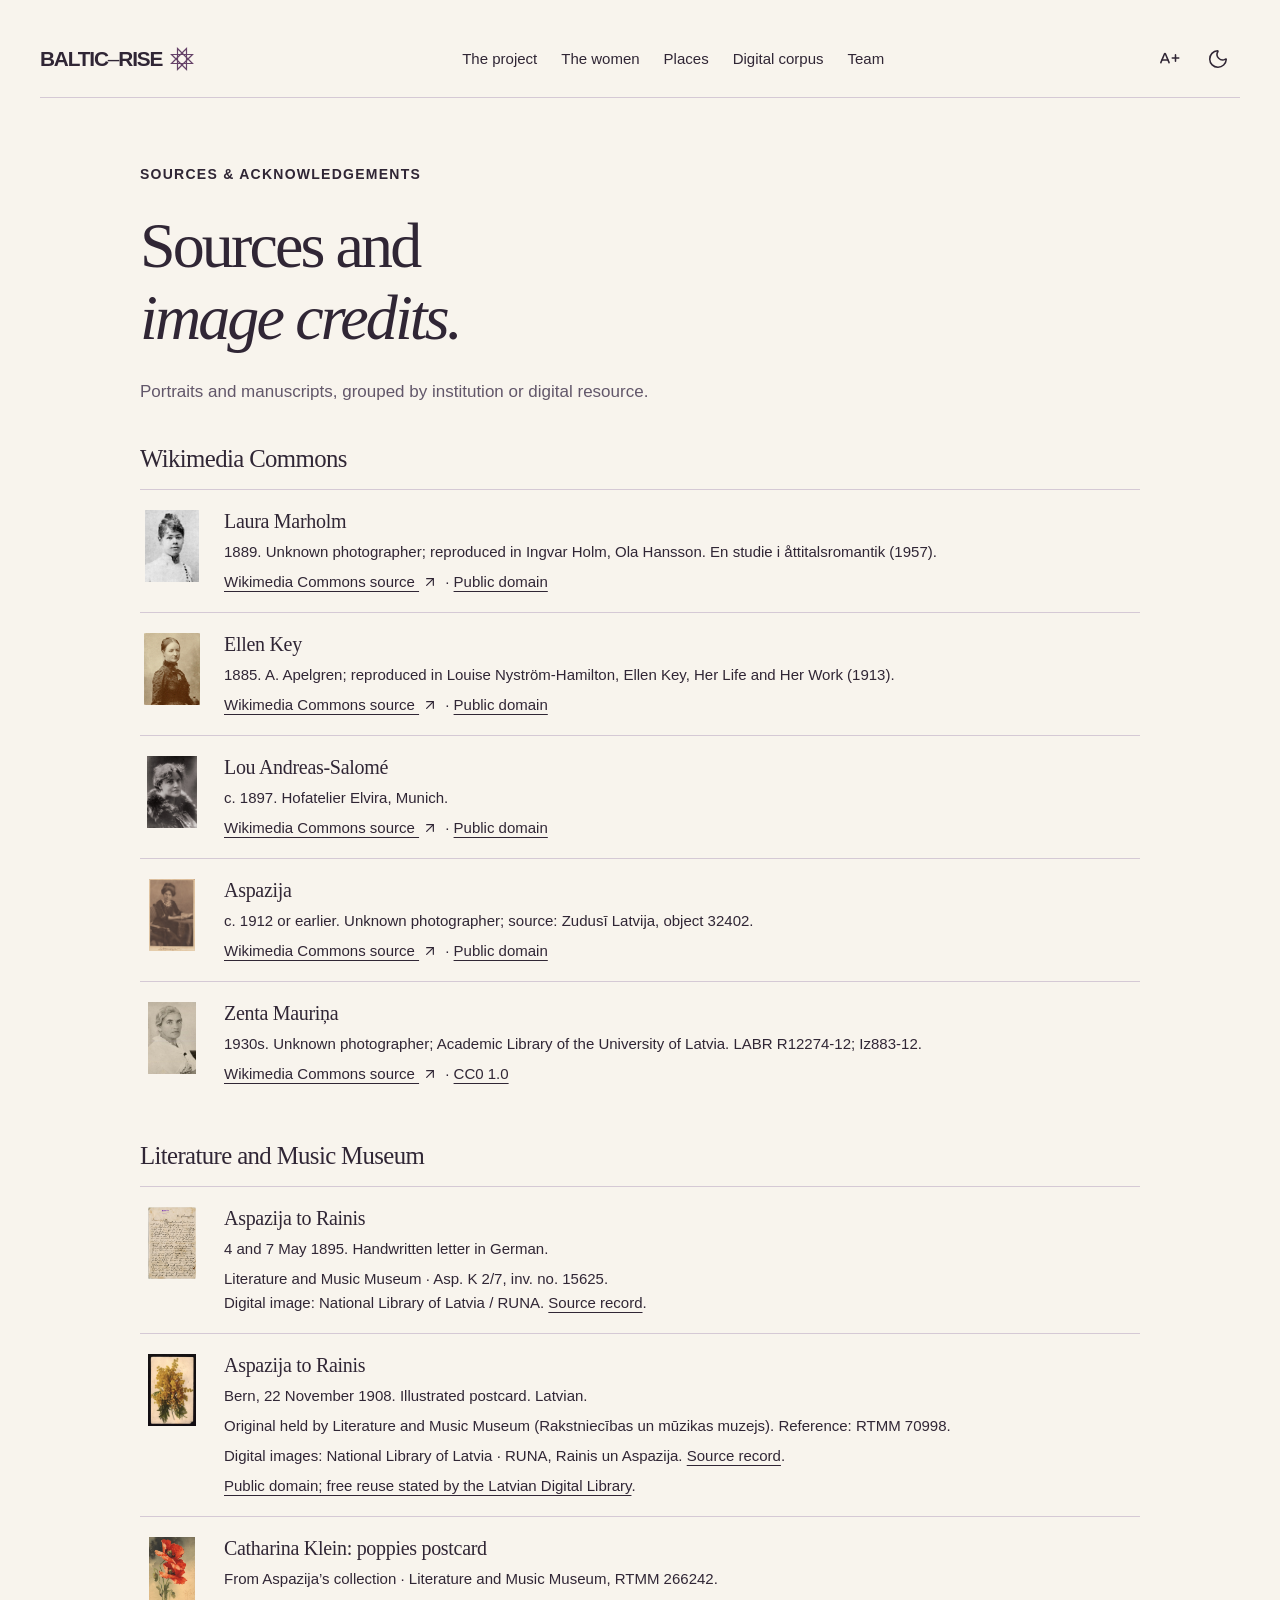
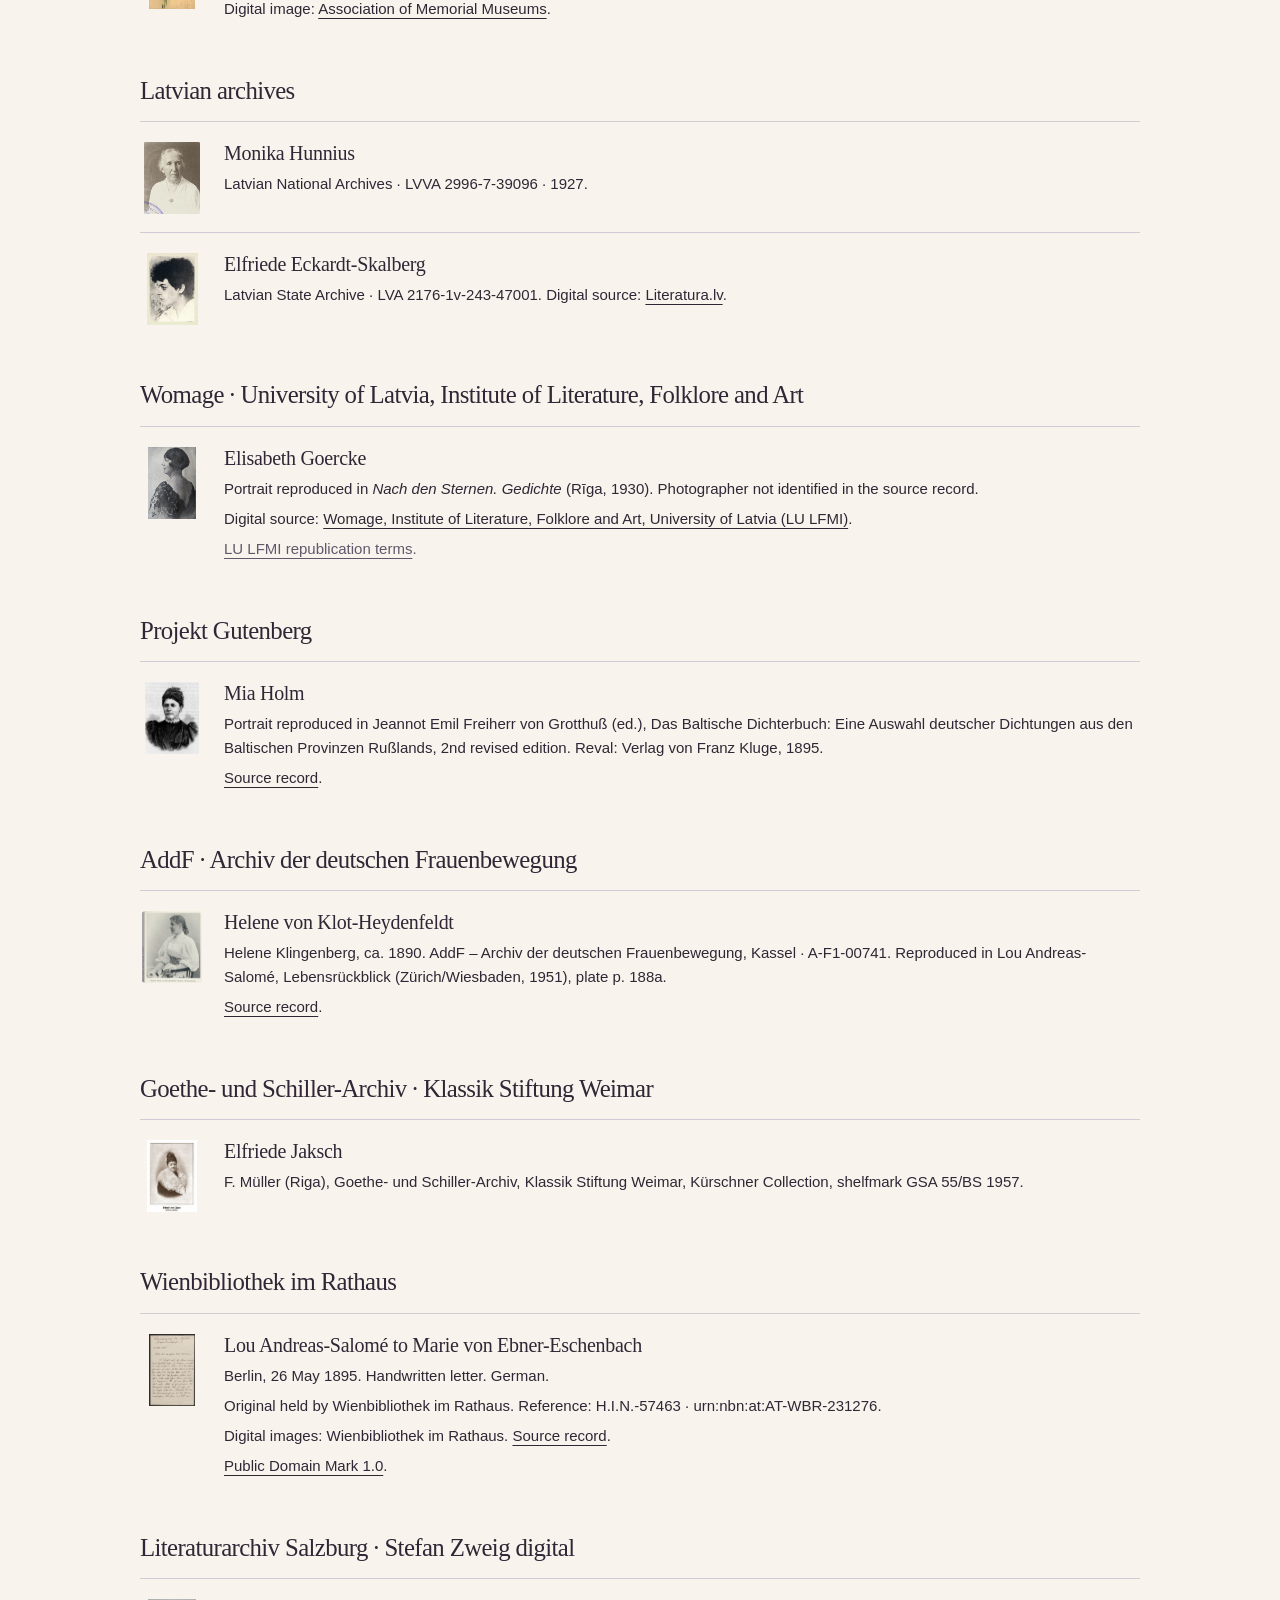
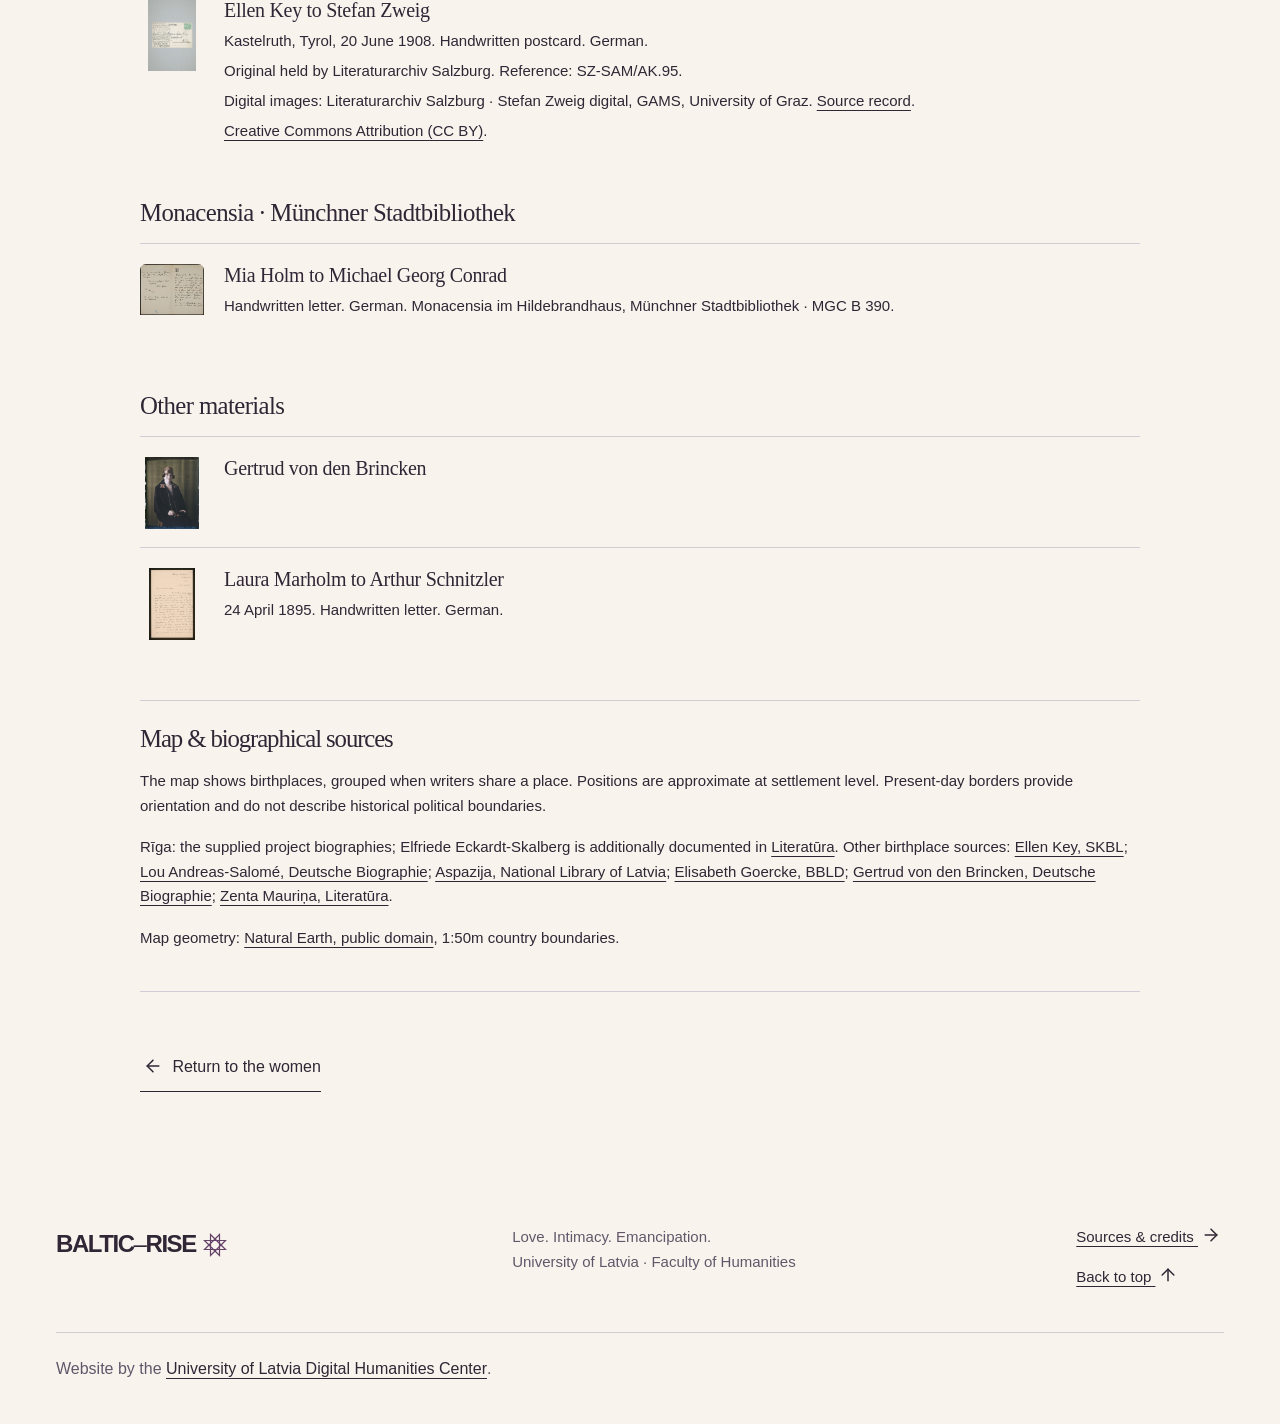
<file: credits.html>
<!doctype html><html lang="en"><head><meta charset="utf-8"><meta name="viewport" content="width=device-width, initial-scale=1"><meta name="theme-color" content="#654268"><title>Image credits – Baltic-RISE</title><meta name="description" content="Image sources, photographer credits, and reuse information for the historical portraits on Baltic-RISE."><meta property="og:title" content="Image credits – Baltic-RISE"><meta property="og:description" content="Image sources, photographer credits, and reuse information for the historical portraits on Baltic-RISE."><meta property="og:type" content="website"><link rel="icon" href="assets/favicon.svg?v=auseklis-1" type="image/svg+xml"><link rel="stylesheet" href="styles.css?v=20261126-credits-list"><script src="preferences.js"></script><script src="script.js?v=20261125-mobile-review" defer></script><noscript><style>.header-tools{display:none}@media(max-width:900px){.header{height:auto;flex-wrap:wrap;padding-block:16px}.header nav{display:flex;position:static;padding:0;border:0;flex-wrap:wrap;gap:8px 16px;width:100%;flex-direction:row}.menu-toggle{display:none}.search{display:none}}</style></noscript></head><body id="top"><a class="skip" href="#main">Skip to content</a><header class="header"><a class="wordmark" href="./" aria-label="Baltic-RISE home">BALTIC<span>–</span>RISE<svg class="icon brand-auseklis" aria-hidden="true" focusable="false" xmlns="http://www.w3.org/2000/svg" width="24" height="24" viewBox="0 0 32 32" fill="none" stroke="currentColor" stroke-width="1.7" stroke-linecap="square" stroke-linejoin="miter"><path d="M10 2 30 22H2L22 2v28L2 10h28L10 30Z"/></svg></a><nav id="navigation" aria-label="Main navigation"><a href="./#about">The project</a><a href="./#women">The women</a><a href="./#places">Places</a><a href="./#corpus">Digital corpus</a><a href="./#team">Team</a></nav><div class="header-tools" role="group" aria-label="Reading preferences"><button id="text-size-toggle" class="icon-button" type="button" aria-label="Increase text size" title="Increase text size"><svg class="icon icon-a-plus " aria-hidden="true" focusable="false" xmlns="http://www.w3.org/2000/svg"
  width="24"
  height="24"
  viewBox="0 0 24 24"
  fill="none"
  stroke="currentColor"
  stroke-width="2"
  stroke-linecap="round"
  stroke-linejoin="round"
>
  <g transform="translate(12 5) scale(.5)" stroke-width="3.4"><path d="M5 12h14"/><path d="M12 5v14"/></g>
  <path d="m2 16 4.039-9.69a.5.5 0 0 1 .923 0L11 16" />
  <path d="M3.304 13h6.392" />
</svg></button><button id="theme-toggle" class="icon-button" type="button" aria-pressed="false" aria-label="Dark mode" title="Switch to dark mode"><svg class="icon icon-moon theme-moon" aria-hidden="true" focusable="false" xmlns="http://www.w3.org/2000/svg"
  width="24"
  height="24"
  viewBox="0 0 24 24"
  fill="none"
  stroke="currentColor"
  stroke-width="2"
  stroke-linecap="round"
  stroke-linejoin="round"
>
  <path d="M20.985 12.486a9 9 0 1 1-9.473-9.472c.405-.022.617.46.402.803a6 6 0 0 0 8.268 8.268c.344-.215.825-.004.803.401" />
</svg><svg class="icon icon-sun theme-sun" aria-hidden="true" focusable="false" xmlns="http://www.w3.org/2000/svg"
  width="24"
  height="24"
  viewBox="0 0 24 24"
  fill="none"
  stroke="currentColor"
  stroke-width="2"
  stroke-linecap="round"
  stroke-linejoin="round"
>
  <circle cx="12" cy="12" r="4" />
  <path d="M12 2v2" />
  <path d="M12 20v2" />
  <path d="m4.93 4.93 1.41 1.41" />
  <path d="m17.66 17.66 1.41 1.41" />
  <path d="M2 12h2" />
  <path d="M20 12h2" />
  <path d="m6.34 17.66-1.41 1.41" />
  <path d="m19.07 4.93-1.41 1.41" />
</svg></button></div><button class="menu-toggle icon-button" type="button" aria-label="Open menu" aria-expanded="false" aria-controls="navigation"><svg class="icon icon-menu " aria-hidden="true" focusable="false" xmlns="http://www.w3.org/2000/svg"
  width="24"
  height="24"
  viewBox="0 0 24 24"
  fill="none"
  stroke="currentColor"
  stroke-width="2"
  stroke-linecap="round"
  stroke-linejoin="round"
>
  <path d="M4 5h16" />
  <path d="M4 12h16" />
  <path d="M4 19h16" />
</svg></button></header><p id="reading-status" class="sr-only" role="status" aria-live="polite"></p><main id="main" class="wrap section credits credits-directory"><p class="eyebrow">Sources &amp; acknowledgements</p><h1>Sources and<br><em>image credits.</em></h1><div id="image-credits" class="credits-content"><p class="credits-intro">Portraits and manuscripts, grouped by institution or digital resource.</p><section class="credit-source-group" aria-labelledby="source-commons"><h2 id="source-commons">Wikimedia Commons</h2><ul class="credit-list"><li><article class="credit" id="credit-laura"><img src="assets/laura.jpg" alt="Portrait of Laura Marholm" loading="lazy" width="64" height="72"><div><h3>Laura Marholm</h3><p>1889. Unknown photographer; reproduced in Ingvar Holm, Ola Hansson. En studie i åttitalsromantik (1957).</p><p><a href="https://commons.wikimedia.org/wiki/File:Laura_marholm_mohr_1889.jpg" target="_blank" rel="noopener noreferrer">Wikimedia Commons source <svg class="icon icon-arrow-up-right " aria-hidden="true" focusable="false"   xmlns="http://www.w3.org/2000/svg"
  width="24"
  height="24"
  viewBox="0 0 24 24"
  fill="none"
  stroke="currentColor"
  stroke-width="2"
  stroke-linecap="round"
  stroke-linejoin="round"
>
  <path d="M7 7h10v10" />
  <path d="M7 17 17 7" />
</svg></a> · <a href="https://creativecommons.org/publicdomain/mark/1.0/" target="_blank" rel="noopener noreferrer">Public domain</a></p></div></article></li><li><article class="credit" id="credit-ellen"><img src="assets/ellen.jpg" alt="Portrait of Ellen Key" loading="lazy" width="64" height="72"><div><h3>Ellen Key</h3><p>1885. A. Apelgren; reproduced in Louise Nyström-Hamilton, Ellen Key, Her Life and Her Work (1913).</p><p><a href="https://commons.wikimedia.org/wiki/File:Ellen_Key_1885_-_A._Apelgren%2C_Stockholm.jpg" target="_blank" rel="noopener noreferrer">Wikimedia Commons source <svg class="icon icon-arrow-up-right " aria-hidden="true" focusable="false"   xmlns="http://www.w3.org/2000/svg"
  width="24"
  height="24"
  viewBox="0 0 24 24"
  fill="none"
  stroke="currentColor"
  stroke-width="2"
  stroke-linecap="round"
  stroke-linejoin="round"
>
  <path d="M7 7h10v10" />
  <path d="M7 17 17 7" />
</svg></a> · <a href="https://creativecommons.org/publicdomain/mark/1.0/" target="_blank" rel="noopener noreferrer">Public domain</a></p></div></article></li><li><article class="credit" id="credit-lou"><img src="assets/lou.jpg" alt="Portrait of Lou Andreas-Salomé" loading="lazy" width="64" height="72"><div><h3>Lou Andreas-Salomé</h3><p>c. 1897. Hofatelier Elvira, Munich.</p><p><a href="https://commons.wikimedia.org/wiki/File:Lou_Andreas-Salom%C3%A9_-_Foto_Atelier_Elvira.jpg" target="_blank" rel="noopener noreferrer">Wikimedia Commons source <svg class="icon icon-arrow-up-right " aria-hidden="true" focusable="false"   xmlns="http://www.w3.org/2000/svg"
  width="24"
  height="24"
  viewBox="0 0 24 24"
  fill="none"
  stroke="currentColor"
  stroke-width="2"
  stroke-linecap="round"
  stroke-linejoin="round"
>
  <path d="M7 7h10v10" />
  <path d="M7 17 17 7" />
</svg></a> · <a href="https://creativecommons.org/publicdomain/mark/1.0/" target="_blank" rel="noopener noreferrer">Public domain</a></p></div></article></li><li><article class="credit" id="credit-aspazija"><img src="assets/aspazija.jpg" alt="Portrait of Aspazija" loading="lazy" width="64" height="72"><div><h3>Aspazija</h3><p>c. 1912 or earlier. Unknown photographer; source: Zudusī Latvija, object 32402.</p><p><a href="https://commons.wikimedia.org/wiki/File:Aspazija.jpg" target="_blank" rel="noopener noreferrer">Wikimedia Commons source <svg class="icon icon-arrow-up-right " aria-hidden="true" focusable="false"   xmlns="http://www.w3.org/2000/svg"
  width="24"
  height="24"
  viewBox="0 0 24 24"
  fill="none"
  stroke="currentColor"
  stroke-width="2"
  stroke-linecap="round"
  stroke-linejoin="round"
>
  <path d="M7 7h10v10" />
  <path d="M7 17 17 7" />
</svg></a> · <a href="https://creativecommons.org/publicdomain/mark/1.0/" target="_blank" rel="noopener noreferrer">Public domain</a></p></div></article></li><li><article class="credit" id="credit-zenta"><img src="assets/zenta.jpg" alt="Portrait of Zenta Mauriņa" loading="lazy" width="64" height="72"><div><h3>Zenta Mauriņa</h3><p>1930s. Unknown photographer; Academic Library of the University of Latvia. LABR R12274-12; Iz883-12.</p><p><a href="https://commons.wikimedia.org/wiki/File:Zenta_Mauri%C5%86a_%281930%29_%28cropped%29.jpg" target="_blank" rel="noopener noreferrer">Wikimedia Commons source <svg class="icon icon-arrow-up-right " aria-hidden="true" focusable="false"   xmlns="http://www.w3.org/2000/svg"
  width="24"
  height="24"
  viewBox="0 0 24 24"
  fill="none"
  stroke="currentColor"
  stroke-width="2"
  stroke-linecap="round"
  stroke-linejoin="round"
>
  <path d="M7 7h10v10" />
  <path d="M7 17 17 7" />
</svg></a> · <a href="https://creativecommons.org/publicdomain/zero/1.0/" target="_blank" rel="noopener noreferrer">CC0 1.0</a></p></div></article></li></ul></section><section class="credit-source-group" aria-labelledby="source-literature-music"><h2 id="source-literature-music">Literature and Music Museum</h2><ul class="credit-list"><li><article class="credit" id="credit-aspazija-german"><img src="assets/manuscripts/aspazija-1895-german-1.jpg" alt="Aspazija’s German-language letter to Rainis, 4 and 7 May 1895" loading="lazy" width="64" height="72"><div><h3>Aspazija to Rainis</h3><p>4 and 7 May 1895. Handwritten letter in German.</p><p>Literature and Music Museum · Asp. K 2/7, inv. no. 15625.<br>Digital image: National Library of Latvia / RUNA. <a href="https://runa.lnb.lv/en/objects/60785/" target="_blank" rel="noopener noreferrer">Source record</a>.</p></div></article></li><li><article class="credit" id="credit-aspazija-1908"><img src="assets/manuscripts/aspazija-1908-front-thumb.jpg" alt="Mimosa illustration of Aspazija’s illustrated postcard to Rainis, 22 November 1908" loading="lazy" width="64" height="72"><div><h3>Aspazija to Rainis</h3><p>Bern, 22 November 1908. Illustrated postcard. Latvian.</p><p>Original held by Literature and Music Museum (Rakstniecības un mūzikas muzejs). Reference: RTMM 70998.</p><p>Digital images: National Library of Latvia · RUNA, Rainis un Aspazija. <a href="https://runa.lnb.lv/en/objects/892822/" target="_blank" rel="noopener noreferrer">Source record</a>.</p><p><a href="https://digitalabiblioteka.lv/?id=LNB-OAI.DOM.DOM:892822" target="_blank" rel="noopener noreferrer">Public domain; free reuse stated by the Latvian Digital Library</a>.</p></div></article></li><li><article class="credit" id="credit-aspazija-poppies"><img src="assets/manuscripts/aspazija-poppies.png" alt="Poppies postcard by Catharina Klein" loading="lazy" width="64" height="72"><div><h3>Catharina Klein: poppies postcard</h3><p>From Aspazija’s collection · Literature and Music Museum, RTMM 266242.</p><p>Digital image: <a href="https://memorialiemuzeji.lv/en/digital-exhibitions/aspazijas-atklatnes/" target="_blank" rel="noopener noreferrer">Association of Memorial Museums</a>.</p></div></article></li></ul></section><section class="credit-source-group" aria-labelledby="source-latvian-archives"><h2 id="source-latvian-archives">Latvian archives</h2><ul class="credit-list"><li><article class="credit" id="credit-hunnius"><img src="assets/hunnius.jpg" alt="Portrait of Monika Hunnius" loading="lazy" width="64" height="72"><div><h3>Monika Hunnius</h3><p>Latvian National Archives · LVVA 2996-7-39096 · 1927.</p></div></article></li><li><article class="credit" id="credit-eckardt"><img src="assets/eckardt.jpg" alt="Portrait of Elfriede Eckardt-Skalberg" loading="lazy" width="64" height="72"><div><h3>Elfriede Eckardt-Skalberg</h3><p>Latvian State Archive · LVA 2176-1v-243-47001. Digital source: <a href="https://www.literatura.lv/en/persons/elfride-ekarte-skalberga" target="_blank" rel="noopener noreferrer">Literatura.lv</a>.</p></div></article></li></ul></section><section class="credit-source-group" aria-labelledby="source-womage"><h2 id="source-womage">Womage · University of Latvia, Institute of Literature, Folklore and Art</h2><ul class="credit-list"><li><article class="credit" id="credit-goercke"><img src="assets/goercke.jpg" alt="Portrait of Elisabeth Goercke" loading="lazy" width="64" height="72"><div><h3>Elisabeth Goercke</h3><p>Portrait reproduced in <em>Nach den Sternen. Gedichte</em> (Rīga, 1930). Photographer not identified in the source record.</p><p>Digital source: <a href="https://www.womage.lv/en/persons/elizabete-gerke" target="_blank" rel="noopener noreferrer">Womage, Institute of Literature, Folklore and Art, University of Latvia (LU LFMI)</a>.</p><p class="small"><a href="https://www.womage.lv/en/persons/elizabete-gerke" target="_blank" rel="noopener noreferrer">LU LFMI republication terms</a>.</p></div></article></li></ul></section><section class="credit-source-group" aria-labelledby="source-gutenberg"><h2 id="source-gutenberg">Projekt Gutenberg</h2><ul class="credit-list"><li><article class="credit" id="credit-holm"><img src="assets/holm.jpg" alt="Portrait of Mia Holm" loading="lazy" width="64" height="72"><div><h3>Mia Holm</h3><p>Portrait reproduced in Jeannot Emil Freiherr von Grotthuß (ed.), Das Baltische Dichterbuch: Eine Auswahl deutscher Dichtungen aus den Baltischen Provinzen Rußlands, 2nd revised edition. Reval: Verlag von Franz Kluge, 1895.</p><p><a href="https://projekt-gutenberg.org/authors/anthologien/books/das-baltische-dichterbuch/chapter/52/" target="_blank" rel="noopener noreferrer">Source record</a>.</p></div></article></li></ul></section><section class="credit-source-group" aria-labelledby="source-addf"><h2 id="source-addf">AddF · Archiv der deutschen Frauenbewegung</h2><ul class="credit-list"><li><article class="credit" id="credit-helene"><img src="assets/helene.jpg" alt="Portrait of Helene von Klot-Heydenfeldt" loading="lazy" width="64" height="72"><div><h3>Helene von Klot-Heydenfeldt</h3><p>Helene Klingenberg, ca. 1890. AddF – Archiv der deutschen Frauenbewegung, Kassel · A-F1-00741. Reproduced in Lou Andreas-Salomé, Lebensrückblick (Zürich/Wiesbaden, 1951), plate p. 188a.</p><p><a href="https://meta-katalog.eu/Record/6159addf" target="_blank" rel="noopener noreferrer">Source record</a>.</p></div></article></li></ul></section><section class="credit-source-group" aria-labelledby="source-weimar"><h2 id="source-weimar">Goethe- und Schiller-Archiv · Klassik Stiftung Weimar</h2><ul class="credit-list"><li><article class="credit" id="credit-jaksch"><img src="assets/jaksch.jpg" alt="Portrait of Elfriede Jaksch" loading="lazy" width="64" height="72"><div><h3>Elfriede Jaksch</h3><p>F. Müller (Riga), Goethe- und Schiller-Archiv, Klassik Stiftung Weimar, Kürschner Collection, shelfmark GSA 55/BS 1957.</p></div></article></li></ul></section><section class="credit-source-group" aria-labelledby="source-vienna"><h2 id="source-vienna">Wienbibliothek im Rathaus</h2><ul class="credit-list"><li><article class="credit" id="credit-lou-1895"><img src="assets/manuscripts/lou-1895-1-thumb.jpg" alt="Scan 1 of Lou Andreas-Salomé’s handwritten letter to Marie von Ebner-Eschenbach, 26 May 1895" loading="lazy" width="64" height="72"><div><h3>Lou Andreas-Salomé to Marie von Ebner-Eschenbach</h3><p>Berlin, 26 May 1895. Handwritten letter. German.</p><p>Original held by Wienbibliothek im Rathaus. Reference: H.I.N.-57463 · urn:nbn:at:AT-WBR-231276.</p><p>Digital images: Wienbibliothek im Rathaus. <a href="https://www.digital.wienbibliothek.at/wbrobv02/content/titleinfo/3276869" target="_blank" rel="noopener noreferrer">Source record</a>.</p><p><a href="https://creativecommons.org/publicdomain/mark/1.0/" target="_blank" rel="noopener noreferrer">Public Domain Mark 1.0</a>.</p></div></article></li></ul></section><section class="credit-source-group" aria-labelledby="source-salzburg"><h2 id="source-salzburg">Literaturarchiv Salzburg · Stefan Zweig digital</h2><ul class="credit-list"><li><article class="credit" id="credit-ellen-1908"><img src="assets/manuscripts/ellen-1908-2-thumb.jpg" alt="Handwritten message and address of Ellen Key’s handwritten postcard to Stefan Zweig, 20 June 1908" loading="lazy" width="64" height="72"><div><h3>Ellen Key to Stefan Zweig</h3><p>Kastelruth, Tyrol, 20 June 1908. Handwritten postcard. German.</p><p>Original held by Literaturarchiv Salzburg. Reference: SZ-SAM/AK.95.</p><p>Digital images: Literaturarchiv Salzburg · Stefan Zweig digital, GAMS, University of Graz. <a href="https://gams.uni-graz.at/o:szd.korrespondenzen.key-ellen/sdef:TEI/get?locale=de" target="_blank" rel="noopener noreferrer">Source record</a>.</p><p><a href="https://gams.uni-graz.at/archive/get/o:szd.667/METS_SOURCE" target="_blank" rel="noopener noreferrer">Creative Commons Attribution (CC BY)</a>.</p></div></article></li></ul></section><section class="credit-source-group" aria-labelledby="source-monacensia"><h2 id="source-monacensia">Monacensia · Münchner Stadtbibliothek</h2><ul class="credit-list"><li><article class="credit" id="credit-holm-conrad"><img src="assets/manuscripts/holm-conrad-1887.jpg" alt="Mia Holm’s letter to Michael Georg Conrad" loading="lazy" width="64" height="72"><div><h3>Mia Holm to Michael Georg Conrad</h3><p>Handwritten letter. German. Monacensia im Hildebrandhaus, Münchner Stadtbibliothek · MGC B 390.</p></div></article></li></ul></section><section class="credit-source-group" aria-labelledby="source-other"><h2 id="source-other">Other materials</h2><ul class="credit-list"><li><article class="credit" id="credit-brincken"><img src="assets/brincken.jpg" alt="Portrait of Gertrud von den Brincken" loading="lazy" width="64" height="72"><div><h3>Gertrud von den Brincken</h3></div></article></li><li><article class="credit" id="credit-marholm-schnitzler"><img src="assets/manuscripts/marholm-schnitzler-1895.jpg" alt="Laura Marholm’s letter to Arthur Schnitzler" loading="lazy" width="64" height="72"><div><h3>Laura Marholm to Arthur Schnitzler</h3><p>24 April 1895. Handwritten letter. German.</p></div></article></li></ul></section><section class="source-notes" id="map-sources"><h2>Map & biographical sources</h2><p>The map shows birthplaces, grouped when writers share a place. Positions are approximate at settlement level. Present-day borders provide orientation and do not describe historical political boundaries.</p><p>Rīga: the supplied project biographies; Elfriede Eckardt-Skalberg is additionally documented in <a href="https://www.literatura.lv/personas/elfride-ekarte-skalberga" target="_blank" rel="noopener noreferrer">Literatūra</a>. Other birthplace sources: <a href="https://www.skbl.se/en/article/EllenKey" target="_blank" rel="noopener noreferrer">Ellen Key, SKBL</a>; <a href="https://www.deutsche-biographie.de/gnd118502921.html" target="_blank" rel="noopener noreferrer">Lou Andreas-Salomé, Deutsche Biographie</a>; <a href="https://runa.lnb.lv/en/142651/" target="_blank" rel="noopener noreferrer">Aspazija, National Library of Latvia</a>; <a href="https://bbld.de/0000000112173177" target="_blank" rel="noopener noreferrer">Elisabeth Goercke, BBLD</a>; <a href="https://www.deutsche-biographie.de/118515373.html" target="_blank" rel="noopener noreferrer">Gertrud von den Brincken, Deutsche Biographie</a>; <a href="https://www.literatura.lv/personas/zenta-maurina" target="_blank" rel="noopener noreferrer">Zenta Mauriņa, Literatūra</a>.</p><p>Map geometry: <a href="https://www.naturalearthdata.com/about/terms-of-use/" target="_blank" rel="noopener noreferrer">Natural Earth, public domain</a>, 1:50m country boundaries.</p></section></div><a class="text-link" href="./#women"><svg class="icon icon-arrow-left " aria-hidden="true" focusable="false"   xmlns="http://www.w3.org/2000/svg"
  width="24"
  height="24"
  viewBox="0 0 24 24"
  fill="none"
  stroke="currentColor"
  stroke-width="2"
  stroke-linecap="round"
  stroke-linejoin="round"
>
  <path d="m12 19-7-7 7-7" />
  <path d="M19 12H5" />
</svg> Return to the women</a></main><footer class="footer"><a class="wordmark" href="./">BALTIC<span>–</span>RISE<svg class="icon brand-auseklis" aria-hidden="true" focusable="false" xmlns="http://www.w3.org/2000/svg" width="24" height="24" viewBox="0 0 32 32" fill="none" stroke="currentColor" stroke-width="1.7" stroke-linecap="square" stroke-linejoin="miter"><path d="M10 2 30 22H2L22 2v28L2 10h28L10 30Z"/></svg></a><p>Love. Intimacy. Emancipation.<br>University of Latvia · Faculty of Humanities</p><div><a href="credits.html">Sources & credits <svg class="icon icon-arrow-right" aria-hidden="true" focusable="false"
  xmlns="http://www.w3.org/2000/svg"
  width="24"
  height="24"
  viewBox="0 0 24 24"
  fill="none"
  stroke="currentColor"
  stroke-width="2"
  stroke-linecap="round"
  stroke-linejoin="round"
>
  <path d="m12 5 7 7-7 7" />
  <path d="M5 12h14" />
</svg></a><a href="#top">Back to top <svg class="icon icon-arrow-up " aria-hidden="true" focusable="false"   xmlns="http://www.w3.org/2000/svg"
  width="24"
  height="24"
  viewBox="0 0 24 24"
  fill="none"
  stroke="currentColor"
  stroke-width="2"
  stroke-linecap="round"
  stroke-linejoin="round"
>
  <path d="m5 12 7-7 7 7" />
  <path d="M12 19V5" />
</svg></a></div><p class="site-credit">Website by the <a href="https://dhc.lu.lv" target="_blank" rel="noopener noreferrer">University of Latvia Digital Humanities Center</a>.</p></footer></body></html>
</file>
<file: styles.css>
:root{--paper:#f8f4ed;--surface:#eee7ed;--soft:#f1ecf2;--ink:#302635;--accent:#654268;--accent-strong:#513255;--muted:#62576a;--line:#d5c9d5;--panel:#654268;--panel-ink:#fff9f4;--panel-muted:#eee1ee;--panel-line:#ae93b1;--focus:#9b4e12;--map-water:#e7e3ed;--map-land:#faf7f1;--map-border:#b6a5bb;--serif:Georgia,'Times New Roman',serif;--sans:-apple-system,BlinkMacSystemFont,'Segoe UI',sans-serif;font-size:16px;color-scheme:light}
:root[data-theme="dark"]{--paper:#211b24;--surface:#2e2632;--soft:#372c3c;--ink:#f6eef6;--accent:#dfb6e6;--accent-strong:#edcbf2;--muted:#c8b9cc;--line:#5d4b63;--panel:#34233e;--panel-ink:#fff7ff;--panel-muted:#dfcde6;--panel-line:#92799e;--focus:#f1bc79;--map-water:#292533;--map-land:#423447;--map-border:#967e9e;color-scheme:dark}
:root[data-text-size="large"]{font-size:18px}:root[data-text-size="larger"]{font-size:20px}
*{box-sizing:border-box}html{scroll-behavior:smooth;scroll-padding-top:24px}body{margin:0;background:var(--paper);color:var(--ink);font:1.125rem/1.7 var(--sans);-webkit-font-smoothing:antialiased}a{color:inherit;text-underline-offset:.25em;text-decoration-thickness:1px}a:hover{text-decoration-thickness:2px}button,input,select{font:inherit;color:inherit}button,input,select,summary{-webkit-tap-highlight-color:transparent}button,select,summary{cursor:pointer}button,input,select{min-height:44px}button,a,input,select,summary{touch-action:manipulation}a:focus-visible,button:focus-visible,input:focus-visible,select:focus-visible,summary:focus-visible{outline:3px solid var(--focus);outline-offset:4px}img{display:block;max-width:100%}p{margin:0 0 1.1em}h1,h2,h3{font-weight:400;margin:0;line-height:1.12}h1,h2{font-family:var(--serif);letter-spacing:-.045em}h2{font-size:clamp(2.5rem,4.1vw,3.75rem)}h3{font-family:var(--serif);font-size:1.8rem;letter-spacing:-.025em}em{font-weight:400}section[id]{scroll-margin-top:24px}.wrap{width:min(1280px,calc(100% - 112px));margin-inline:auto;min-width:0}.icon{width:1.25rem;height:1.25rem;stroke-width:1.8;display:inline-block;vertical-align:-.22em;flex-shrink:0}a .icon{margin-inline:.2em}.header{min-height:96px;border-bottom:1px solid var(--line);display:flex;align-items:center;justify-content:space-between;margin:0 56px;gap:24px}.wordmark{font-size:1.5rem;letter-spacing:-.06em;text-decoration:none;font-weight:650;white-space:nowrap}.wordmark span{font-weight:350}.header nav{display:flex;flex-wrap:wrap;gap:10px 28px;justify-content:flex-end}.header nav a{font-size:.9375rem;text-decoration:none;min-height:44px;display:inline-flex;align-items:center}.header nav a:hover{text-decoration:underline}.menu-toggle{display:none}.preferences-bar{display:flex;justify-content:flex-end;padding-block:16px}.reading-controls{display:flex;flex-wrap:wrap;align-items:center;gap:10px;font-size:.875rem}.reading-controls label{display:flex;align-items:center;gap:8px}.reading-controls select{font-size:.875rem;background:var(--paper);border:1px solid var(--line);padding:8px 30px 8px 12px;border-radius:4px}.reading-controls button{display:inline-flex;align-items:center;gap:8px;border:1px solid var(--line);background:var(--paper);padding:8px 14px;border-radius:4px}.reading-controls button:hover{background:var(--soft)}.theme-sun{display:none}[data-theme="dark"] .theme-moon{display:none}[data-theme="dark"] .theme-sun{display:inline-block}[data-theme="dark"] #theme-toggle{background:var(--soft);border-color:var(--accent)}
.hero{display:grid;grid-template-columns:1fr 1.08fr;gap:40px;padding-top:32px;padding-bottom:60px;min-height:640px;align-items:center}.eyebrow{text-transform:uppercase;font-size:.875rem;font-weight:600;letter-spacing:.09em;line-height:1.6;margin-bottom:25px}.dot{display:inline-block;width:6px;height:6px;border-radius:50%;background:currentColor;vertical-align:2px;margin-right:7px}.hero .eyebrow{max-width:390px}.hero h1{font-size:clamp(3.7rem,6.7vw,6.25rem);line-height:1.03;letter-spacing:-.06em}.hero h1 em{color:var(--accent)}.hero-intro{max-width:400px;margin-top:28px;color:var(--muted);font-size:1.125rem;line-height:1.65}.button{display:inline-flex;align-items:center;justify-content:space-between;gap:35px;padding:14px 22px;background:var(--accent);color:var(--paper);text-decoration:none;font-size:1rem;margin-top:12px;border:1px solid var(--accent);min-height:50px}.button:hover{background:var(--accent-strong)}.hero-visual{padding-top:20px;min-width:0}.portrait-composition{height:460px;position:relative;margin-left:8px}.portrait{position:absolute;margin:0;width:39%;padding:9px 9px 0;background:var(--surface);border:1px solid var(--line);box-shadow:0 12px 24px #30263512}.portrait img{width:100%;height:278px;object-fit:cover;object-position:center top;filter:grayscale(1) sepia(.12) contrast(.95)}.portrait figcaption{font-size:.875rem;padding:12px 0 13px;line-height:1.4}.portrait figcaption span{display:block;color:var(--muted);font-size:.875rem;margin-top:3px}.portrait-left{left:0;top:18px;transform:rotate(-7deg)}.portrait-middle{left:30%;top:70px;z-index:2;transform:rotate(4deg)}.portrait-right{right:-1%;top:5px;transform:rotate(11deg)}.archive-stamp{position:absolute;bottom:0;right:0;font-size:.875rem;letter-spacing:.07em;line-height:1.5;transform:rotate(-7deg);text-align:center}.archive-stamp>.icon{display:block;margin:8px auto;width:2rem;height:2rem}.image-note{font-size:.875rem;display:block;text-align:right;color:var(--muted);margin-top:24px}.intro-strip{display:flex;justify-content:space-between;align-items:center;flex-wrap:wrap;border-block:1px solid var(--line);padding-block:20px;font-size:.9375rem;gap:16px 25px}.intro-strip span:first-child{font-weight:600}.intro-strip a{white-space:nowrap}.section{padding-block:90px}.about{display:grid;grid-template-columns:1fr 1.08fr;gap:70px}.about .eyebrow{margin-bottom:32px}.about-copy>p{color:var(--muted);font-size:1.125rem}.about-copy .lead{font-family:var(--serif);font-size:1.8rem;color:var(--ink);line-height:1.4;letter-spacing:-.02em}.project-facts{display:grid;grid-template-columns:1fr 1fr;gap:20px;margin:0 0 32px;padding-bottom:24px;border-bottom:1px solid var(--line)}.project-facts dt{font-size:.875rem;color:var(--muted);margin-bottom:6px}.project-facts dd{font-size:1rem;margin:0;overflow-wrap:anywhere}.method{border-block:1px solid var(--line);margin-top:29px;font-size:1rem}.method summary{padding:18px 0;display:flex;align-items:center;justify-content:space-between;gap:15px;list-style:none;min-height:54px}.method p{font-size:1rem;color:var(--muted)}summary::-webkit-details-marker{display:none}.research-band{background:var(--surface);padding-block:48px}.research-grid{display:grid;grid-template-columns:repeat(3,1fr);gap:40px}.research-grid article+article{border-left:1px solid var(--line);padding-left:35px}.research-grid h3{font-size:1.75rem}.research-grid p{font-size:1rem;color:var(--muted);margin:18px 0 0}.section-heading{display:flex;justify-content:space-between;gap:50px;align-items:flex-end;margin-bottom:45px}.section-heading>p{font-size:1.0625rem;color:var(--muted);max-width:360px;margin-bottom:3px}.women-tools{display:flex;justify-content:space-between;align-items:center;border-bottom:1px solid var(--ink);gap:20px;padding-bottom:18px}.women-tools>p{margin:0;font-size:.875rem;letter-spacing:.04em}.women-tools>p span{color:var(--muted);margin-left:18px;font-size:.875rem}.search{display:flex;align-items:center;gap:10px;border:1px solid var(--line);padding:2px 12px;border-radius:4px}.search input{width:180px;border:0;background:none;font-size:1rem;padding:5px;min-width:0}.search input::placeholder{color:var(--muted);opacity:1}.person{border-bottom:1px solid var(--line)}.person summary{display:grid;grid-template-columns:minmax(0,1fr) 130px 30px;align-items:center;gap:20px;padding:22px 8px;list-style:none;min-height:64px}.person summary:hover{background:var(--soft)}.person-name{font:1.8rem/1.25 var(--serif);letter-spacing:-.025em}.dates{font-size:1rem;color:var(--muted)}.plus{justify-self:end}.person[open] .plus,.method[open] .disclosure-icon{transform:rotate(45deg)}.person-bio{display:flex;gap:28px;padding:4px 60px 32px 8px;max-width:1000px}.person-bio p{font-size:1.0625rem;color:var(--muted);margin:0}.person-image{flex:0 0 115px}.person-image img{width:115px;height:165px;object-fit:cover;object-position:top;filter:grayscale(1) sepia(.12)}.small{font-size:.9375rem;color:var(--muted);line-height:1.7}
.places-section{background:var(--soft)}.map-layout{display:grid;grid-template-columns:minmax(0,1.9fr) minmax(260px,1fr);gap:32px;align-items:stretch}.map-canvas{background:var(--map-water);border:1px solid var(--line);position:relative;display:flex;flex-direction:column;min-width:0;overflow:hidden}.map-toolbar{display:flex;flex-wrap:wrap;gap:8px;padding:16px}.map-toolbar button{display:inline-flex;gap:8px;align-items:center;background:var(--paper);border:1px solid var(--line);font-size:.875rem;padding:8px 12px;border-radius:4px}.map-toolbar button[aria-pressed="true"]{background:var(--accent);color:var(--paper);border-color:var(--accent)}.baltic-map{width:100%;display:block;min-height:320px;flex:1;overflow:hidden}.map-land{fill:var(--map-land);stroke:var(--map-border);stroke-width:.75;vector-effect:non-scaling-stroke}.map-label{font-family:var(--sans);font-size:15px;fill:var(--muted);letter-spacing:2px;text-anchor:middle}.map-place .map-halo{fill:transparent;stroke:none}.map-dot{fill:var(--accent);stroke:var(--paper);stroke-width:2}.map-place.selected .map-halo{fill:var(--accent);fill-opacity:.15;stroke:var(--accent);stroke-width:2}.map-place.selected .map-dot{r:6;fill:var(--accent-strong)}.zoomed .map-label{display:none}.map-caption{font-size:.875rem;margin:0;padding:12px 16px;color:var(--muted);background:var(--paper)}.map-sidebar{min-width:0}.field-label{display:block;font-size:1rem;font-weight:600;margin-bottom:10px}.map-sidebar select{width:100%;background:var(--paper);border:1px solid var(--line);padding:12px;border-radius:4px;font-size:1rem}.map-panel{padding:26px;background:var(--paper);border:1px solid var(--line);margin-top:20px;min-height:290px}.map-panel .eyebrow{margin-bottom:12px}.map-panel h3{font-size:2rem}.map-panel>p:not(.eyebrow){font-size:1rem;color:var(--muted);margin-top:10px}.map-panel ul{list-style:none;padding:0;margin:20px 0 0;display:flex;flex-direction:column;gap:12px;font-size:1rem}.map-panel li a{display:inline-block;min-height:30px}.map-source{display:inline-block;font-size:.875rem;margin-top:20px}.place-buttons{display:flex;gap:10px;flex-wrap:wrap;margin-top:24px}.place-button{display:inline-flex;align-items:center;gap:8px;border:1px solid var(--line);background:var(--paper);padding:10px 16px;font-size:1rem;border-radius:4px}.place-button:hover{border-color:var(--accent)}.place-button[aria-pressed="true"]{background:var(--accent);color:var(--paper);border-color:var(--accent)}.map-note{font-size:.9375rem;color:var(--muted);margin:22px 0 0}
.corpus-section{background:var(--panel);color:var(--panel-ink);padding-block:90px}.corpus-grid{display:grid;grid-template-columns:1.1fr 1fr;gap:75px}.corpus-grid h2{margin:24px 0}.corpus-grid>div>p:not(.eyebrow){font-size:1.0625rem;color:var(--panel-muted)}.status-pill{display:inline-flex;align-items:center;border:1px solid var(--panel-line);padding:7px 12px;font-size:.875rem;border-radius:4px;color:var(--panel-ink)}.status-pill .dot{vertical-align:1px;width:5px;height:5px}.text-link{display:inline-flex;align-items:center;gap:6px;text-decoration:none;border-bottom:1px solid currentColor;padding-bottom:6px;font-size:1rem;margin-top:12px;min-height:44px}.corpus-notes{padding:30px 0 0}.corpus-notes ul{list-style:none;margin:0;padding:0}.corpus-notes li{border-top:1px solid var(--panel-line);padding:25px 0}.corpus-notes h3{font-size:1.6rem}.corpus-notes li p{font-size:1rem;color:var(--panel-muted);margin:12px 0 0}.corpus-footnote{font-size:.9375rem!important;border-top:1px solid var(--panel-line);padding-top:20px}.archive{padding-block:75px}.archive-inner{display:grid;grid-template-columns:1.1fr 1fr;gap:75px}.archive-inner h2{font-size:2.9rem}.archive-inner p{font-size:1.0625rem;color:var(--muted)}.archive-inner p.small{font-size:.9375rem}.team-section{background:var(--surface)}.team-grid{display:grid;grid-template-columns:repeat(3,1fr);gap:32px}.team-grid article{border-top:1px solid var(--line);padding-top:22px}.role{font-size:.875rem;letter-spacing:.05em;text-transform:uppercase;min-height:44px}.team-grid h3{font-size:1.7rem;min-height:70px}.team-grid article>p:not(.role):not(.small){font-size:1rem;min-height:56px;margin-top:15px}.team-grid .small{font-size:.9375rem}.institution-row{display:grid;grid-template-columns:1fr 1.2fr;gap:40px;margin-top:50px;border-top:1px solid var(--line);padding-top:30px}.institution-row .eyebrow{margin-bottom:14px}.institution-row a,.institution-row p:not(.eyebrow){font-size:1rem}.contact-row{border-top:1px solid var(--line);margin-top:35px;padding-top:35px;display:flex;justify-content:space-between;gap:25px}.contact-row h3{font-size:2.4rem}.contact-row p{font-size:.9375rem;margin:0 0 6px}.contact-row a{font:1.8rem var(--serif)}.contact-row .small{margin-top:12px}.footer{margin:0 56px;padding:42px 0;display:flex;justify-content:space-between;gap:30px;align-items:start}.footer>p{font-size:.9375rem;color:var(--muted);margin:0}.footer>div{display:flex;flex-direction:column;gap:10px;font-size:.9375rem}.footer>div a{min-height:30px}.credits{max-width:900px}.credits h1{font-size:4.5rem;margin-bottom:30px}.credits>.lead{font-size:1.6rem;font-family:var(--serif)}.credit{border-top:1px solid var(--line);display:flex;gap:30px;padding:35px 0;scroll-margin-top:35px}.credit h2{font-size:2rem;margin-bottom:15px}.credit p{font-size:1rem}.credit p.small{font-size:.9375rem}.credit>img{object-fit:cover;object-position:top;flex:0 0 96px;align-self:flex-start}.source-notes{border-block:1px solid var(--line);padding-block:30px;margin-bottom:30px}.source-notes h2{font-size:2rem;margin-block:20px}.skip{position:absolute;left:20px;top:-90px;background:var(--accent);color:var(--paper);padding:12px;z-index:20}.skip:focus{top:10px}.sr-only{position:absolute;width:1px;height:1px;overflow:hidden;clip:rect(0,0,0,0);white-space:nowrap}.person[hidden],[hidden]{display:none!important}
@media(min-width:1500px){.hero{min-height:700px}.portrait-composition{height:510px}.portrait img{height:320px}}
@media(max-width:1100px){.wrap{width:calc(100% - 64px)}.header,.footer{margin-inline:32px}.header nav{gap:5px 18px}.header nav a{font-size:.875rem}.hero{gap:22px;min-height:600px}.hero h1{font-size:clamp(3.1rem,6.7vw,4.5rem)}.portrait-composition{height:425px}.portrait img{height:220px}.portrait figcaption,.portrait figcaption span{font-size:.875rem}.archive-stamp{font-size:.875rem;bottom:10px}.hero .eyebrow{font-size:.875rem}.about,.corpus-grid,.archive-inner{gap:40px}.research-grid{gap:24px}.research-grid article+article{padding-left:24px}.women-tools>p span{display:none}.team-grid h3{min-height:95px}.hero-intro{font-size:1.0625rem}.map-layout{grid-template-columns:minmax(0,1.4fr) minmax(260px,1fr);gap:24px}}
@media(max-width:800px){.wrap{width:calc(100% - 40px)}.header{margin-inline:20px;min-height:80px;position:relative}.wordmark{font-size:1.4rem}.menu-toggle{display:flex;gap:12px;align-items:center;background:none;border:0;font-size:1rem;padding:10px 0 10px 10px}.header nav{display:none;position:absolute;top:100%;left:-20px;right:-20px;background:var(--paper);padding:20px 30px;z-index:10;border-bottom:1px solid var(--line)}.header nav.open{display:flex;flex-direction:column;gap:5px;align-items:flex-start}.header nav a{font-size:1.0625rem;width:100%}.preferences-bar{justify-content:flex-start;padding-block:14px}.reading-controls{gap:8px;font-size:.875rem}.reading-controls label{gap:6px}.reading-controls select{max-width:130px;padding-left:8px;padding-right:22px}.reading-controls button{padding-inline:10px}.reading-controls button .icon{width:1.1rem}.hero{display:block;padding-top:25px;padding-bottom:30px}.hero .eyebrow{font-size:.875rem;margin-bottom:25px}.hero h1{font-size:clamp(2.8rem,11.4vw,5rem)}.hero-intro{font-size:1.125rem;max-width:460px;margin-top:24px}.hero-visual{margin-top:35px}.portrait-composition{height:450px;margin:0 auto;max-width:500px}.portrait img{height:250px}.portrait{width:37%}.portrait-middle{left:31%;top:65px}.portrait-right{right:2%;top:12px}.portrait-left{left:3%}.archive-stamp{right:10px;bottom:10px}.image-note{font-size:.875rem;margin-top:0}.intro-strip{font-size:.9375rem;gap:15px}.intro-strip span:nth-child(2){display:none}.section{padding-block:65px}.about{display:block}.about-copy{margin-top:32px}.about-copy .lead{font-size:1.8rem}.research-grid{display:block}.research-grid article{padding:24px 0!important;border:0!important}.research-grid article+article{border-top:1px solid var(--line)!important}.research-band{padding-block:15px}.section-heading{display:block;margin-bottom:32px}.section-heading>p{margin-top:25px;max-width:100%}.women-tools{flex-wrap:wrap;gap:16px}.women-tools>p{font-size:.9375rem}.search{width:100%}.search input{width:100%;font-size:1rem}.person summary{grid-template-columns:minmax(0,1fr) 24px;gap:8px;padding:20px 0}.person-name{font-size:1.65rem}.dates{grid-column:1;grid-row:2;font-size:1rem}.plus{grid-column:2;grid-row:1/3}.person-bio{padding:0 0 28px;gap:20px;display:block}.person-bio p{font-size:1.0625rem}.person-image{float:left;margin:5px 20px 10px 0}.person-image img{width:95px;height:140px}.person-bio:after{content:'';display:block;clear:both}.map-layout{display:block}.map-sidebar{margin-top:24px}.baltic-map{min-height:280px}.map-panel{min-height:0}.map-panel ul{display:flex;flex-direction:row;flex-wrap:wrap;gap:12px 22px}.place-buttons{gap:10px}.place-button{font-size:.9375rem;padding:8px 12px}.corpus-section{padding-block:65px}.corpus-grid,.archive-inner{display:block}.corpus-notes{margin-top:35px}.archive-inner>div{margin-top:30px}.archive-inner h2{font-size:2.5rem}.team-grid{display:block}.team-grid article{margin-top:30px}.team-grid h3{min-height:0;font-size:1.9rem}.role{min-height:0}.team-grid article>p:not(.role):not(.small){min-height:0}.institution-row{display:block}.institution-row>div+div{margin-top:30px}.contact-row{display:block}.contact-row h3{font-size:2.2rem;margin-bottom:25px}.footer{margin-inline:20px;flex-wrap:wrap;gap:25px}.footer .wordmark{width:100%}.footer>p{max-width:100%}.footer>div{font-size:.9375rem}.credits h1{font-size:3.5rem}.credit{gap:18px}.credit>img{width:70px;height:100px;flex-basis:70px}.credit h2{font-size:1.7rem}.project-facts{grid-template-columns:1fr}}
@media(max-width:420px){.portrait img{height:195px}.portrait-composition{height:420px}.portrait figcaption,.portrait figcaption span{font-size:.875rem}.archive-stamp{font-size:.875rem}.hero h1{font-size:clamp(2.1rem,11.4vw,2.8rem)}.reading-controls{column-gap:8px}.reading-controls label span{max-width:40px;line-height:1.2}.reading-controls button{gap:5px}.reading-controls select{max-width:110px}.credit{display:block}.credit>img{float:left;margin:0 16px 8px 0}.credit:after{content:'';display:block;clear:both}.map-toolbar{gap:6px;padding:10px}.map-toolbar button{padding:8px;font-size:.875rem}.map-toolbar .icon{width:1rem}}
@media(prefers-reduced-motion:reduce){html{scroll-behavior:auto}*{transition:none!important;animation:none!important}}
@media(forced-colors:active){.button,.place-button[aria-pressed="true"],.map-toolbar button[aria-pressed="true"]{border:2px solid ButtonText}.map-dot{fill:CanvasText}.map-place.selected .map-halo{stroke:Highlight}.map-land{fill:Canvas;stroke:CanvasText}}
@media print{.header nav,.menu-toggle,.preferences-bar,.button,.search,.image-note,.footer,.map-toolbar,.place-buttons{display:none}body{background:white;color:black}.wrap{width:100%}.section{padding-block:30px}.hero{min-height:0}.person-bio{display:block}.corpus-section{background:white;color:black}.corpus-section p{color:black!important}.map-layout{display:block}.map-panel{break-inside:avoid}}

.person-name,.team-grid h3,.credits p{overflow-wrap:anywhere}.map-fallback{margin-top:25px}.map-fallback h3{font-size:1.5rem;margin-top:20px}
@media(max-width:420px){.portrait-composition{height:auto;display:grid;grid-template-columns:repeat(3,minmax(0,1fr));gap:10px;margin:0}.portrait{position:static;transform:none;width:auto;padding:5px 5px 0;box-shadow:none;min-width:0}.portrait img{height:135px}.portrait figcaption{overflow-wrap:anywhere;line-height:1.5;padding:10px 0}.portrait figcaption span{display:none}.archive-stamp{display:none}.image-note{margin-top:20px;text-align:left}.hero-visual{padding-top:10px}}

.map-point-label{display:none;font-family:var(--sans);font-size:24px;font-weight:600;fill:var(--ink);stroke:var(--map-land);stroke-width:5px;paint-order:stroke;stroke-linejoin:round}.map-place.selected .map-point-label{display:block}.corpus-section a:focus-visible{outline-color:#ffe4a8}@media(max-width:800px){.map-label,.map-place.selected .map-point-label{display:none}}
@media(min-width:421px){.portrait-right figcaption{text-align:right}}

.portrait figcaption a{color:inherit;text-decoration-thickness:1px;text-underline-offset:3px}.portrait figcaption a:hover{text-decoration-thickness:2px}

/* Postdoctoral project lead, followed by secondary supervisory roles. */
.team-lead{display:grid;grid-template-columns:1fr 1fr;gap:55px;padding:36px 0 42px;border-top:2px solid var(--accent)}.team-lead .role{min-height:0;margin-bottom:18px}.team-lead h3{font-size:clamp(2.25rem,3.5vw,3rem);line-height:1.15}.lead-affiliation{font-size:1rem;color:var(--muted);margin:20px 0 0}.lead-description{padding-top:5px}.lead-description>p:not(.small){font-size:1.125rem}.lead-description .small{margin-bottom:0}.team-supervision{border-top:1px solid var(--line);padding-top:30px}.team-supervision>h3{font-size:1.5rem;margin-bottom:28px}.supervisor-grid{display:grid;grid-template-columns:1fr 1fr;gap:55px}.supervisor-grid .role{min-height:0;margin-bottom:12px;color:var(--muted)}.supervisor-grid h4{font:1.6rem/1.25 var(--serif);letter-spacing:-.02em;margin:0;font-weight:400}.supervisor-affiliation{font-size:1rem;color:var(--muted);margin:16px 0}.supervisor-grid .small{max-width:440px;margin-bottom:0}@media(max-width:800px){.team-lead{display:block;padding-top:28px}.lead-description{margin-top:28px}.supervisor-grid{grid-template-columns:1fr;gap:32px}.supervisor-grid h4{font-size:1.5rem}}

/* One quiet header: navigation and icon-only reading preferences. */
.header{width:min(1280px,calc(100% - 80px));min-height:78px;margin:20px auto 0;padding:12px 24px;gap:24px;border:1px solid var(--line);border-radius:22px;background:var(--paper);position:relative}.header .wordmark{font-size:1.3rem;letter-spacing:-.055em}.header nav{flex:1;justify-content:center;gap:8px 24px}.header nav a{font-size:.9375rem;white-space:nowrap}.header-tools{display:flex;align-items:center;gap:4px;flex-shrink:0}.icon-button{width:44px;height:44px;min-width:44px;min-height:44px;padding:10px;display:inline-flex;align-items:center;justify-content:center;border:0;border-radius:50%;background:transparent;color:var(--ink)}.icon-button:hover{background:var(--soft)}.icon-button .icon{width:22px;height:22px;margin:0;stroke-width:1.7}.header .menu-toggle{display:none}.header-tools #theme-toggle{border:0;background:transparent}.header-tools #theme-toggle:hover{background:var(--soft)}.header-tools .theme-sun{display:none}[data-theme="dark"] .header-tools .theme-moon{display:none}[data-theme="dark"] .header-tools .theme-sun{display:inline-block}.hero{padding-top:50px}.credits{padding-top:65px}
@media(max-width:1100px){.header{width:calc(100% - 48px);padding-inline:18px;gap:16px}.header nav{gap:6px 15px}.header nav a{font-size:.875rem}}
@media(max-width:900px){.header{width:calc(100% - 32px);padding:10px 14px;gap:8px;min-height:70px;border-radius:18px}.header .wordmark{margin-right:auto;font-size:1.2rem}.header nav{display:none;position:absolute;top:calc(100% + 8px);left:0;right:0;flex:none;flex-direction:column;align-items:stretch;gap:0;background:var(--paper);padding:12px 18px;border:1px solid var(--line);border-radius:16px;z-index:10}.header nav.open{display:flex}.header nav a{font-size:1rem;min-height:48px}.header .menu-toggle{display:inline-flex;padding:10px}.header-tools{gap:0}.hero{padding-top:36px}}
@media(max-width:420px){.header{width:calc(100% - 24px);margin-top:12px;padding:8px 10px;gap:4px}.header .wordmark{font-size:18px}.header-tools .icon-button,.header .menu-toggle{width:44px;min-width:44px}.hero{padding-top:32px}}

.image-note{font-size:.8125rem;line-height:1.5}.image-note .icon{width:1em;height:1em}

/* Quiet geography: a landscape impression rather than a map application. */
.ambient-geography{background:transparent;padding:45px 0 65px}.geography-layout{display:grid;grid-template-columns:.85fr 1.4fr;gap:30px;align-items:center}.geography-copy{position:relative;z-index:1}.geography-copy>p:not(.eyebrow){font-size:1.0625rem;color:var(--muted);max-width:350px;margin-top:28px}.map-impression{position:relative;min-width:0;background:radial-gradient(ellipse at center,var(--soft),transparent 70%)}.map-impression .baltic-map{width:100%;min-height:0;max-height:560px;display:block;mask-image:radial-gradient(ellipse at 50% 48%,#000 38%,transparent 76%);-webkit-mask-image:radial-gradient(ellipse at 50% 48%,#000 38%,transparent 76%)}.map-impression .map-land{fill:var(--paper);stroke:var(--map-border);stroke-width:.65;opacity:.65}.map-impression .map-label{font-size:20px;letter-spacing:2.3px;opacity:.45}.map-impression .map-dot{fill:var(--accent);opacity:.55;stroke:var(--paper);stroke-width:2;r:5}.map-impression .map-halo,.map-impression .map-point-label{display:none}.geography-caption{display:flex;justify-content:flex-end;gap:20px;flex-wrap:wrap;font-size:.875rem;color:var(--muted);margin-top:8px}.geography-caption p{margin:0}.place-directory{margin-top:28px}.place-directory summary{list-style:none;display:inline-flex;align-items:center;gap:12px;min-height:44px;font-size:.9375rem;color:var(--muted)}.place-directory[open] .disclosure-icon{transform:rotate(45deg)}.place-directory ul{list-style:none;padding:0;margin:20px 0 0;display:grid;grid-template-columns:1fr 1fr;gap:22px 50px}.place-directory li{font-size:.9375rem;color:var(--muted)}.place-directory li>span{display:block}.place-directory-name{font-family:var(--serif);font-size:1.3rem;color:var(--ink);margin-bottom:5px}
/* Chronological lifespans with names and dates as a text equivalent. */
.timeline-section{padding:5px 0 75px}.timeline-section .section-heading{margin-bottom:35px}.timeline-section h2{font-size:clamp(2.5rem,3.8vw,3.3rem)}.lifespan-chart{--label-width:280px;--chart-gap:32px}.timeline-axis,.timeline-row{display:grid;grid-template-columns:var(--label-width) minmax(0,1fr);column-gap:var(--chart-gap)}.timeline-axis{padding-right:24px;margin-bottom:18px}.timeline-axis>div{height:26px;position:relative;font-size:.875rem;color:var(--muted)}.timeline-axis>div>span{position:absolute;transform:translateX(-50%)}.timeline-axis>div>span:first-child{transform:none}.timeline-axis>div>span:last-child{transform:translateX(-100%)}.timeline-row{padding:12px 24px 12px 0;text-decoration:none;min-height:64px;align-items:center}.timeline-person{min-width:0}.timeline-name{display:block;font:1.3rem/1.35 var(--serif);letter-spacing:-.015em}.timeline-dates{display:block;font-size:.875rem;color:var(--muted);margin-top:4px}.timeline-track{height:100%;min-height:36px;position:relative;background:linear-gradient(90deg,transparent calc(40% - .5px),var(--line) 40%,transparent calc(40% + .5px),transparent calc(73.333% - .5px),var(--line) 73.333%,transparent calc(73.333% + .5px))}.life-span{position:absolute;left:var(--life-start);width:var(--life-width);height:3px;top:50%;transform:translateY(-50%);border-radius:99px;background:var(--accent);opacity:.5}.life-span:before,.life-span:after{content:'';position:absolute;top:50%;width:6px;height:6px;background:var(--accent);border-radius:50%;transform:translateY(-50%)}.life-span:before{left:0}.life-span:after{right:0}.timeline-row:hover .life-span,.timeline-row:focus-visible .life-span{opacity:1}.timeline-row:hover .timeline-name{text-decoration:underline;text-underline-offset:4px}.timeline-note{font-size:.875rem;color:var(--muted);margin:25px 0 0;max-width:700px}.wordmark .brand-auseklis{width:24px;height:24px;vertical-align:-.23em;margin-left:7px;color:var(--accent);stroke-width:1.6}.header .wordmark{display:inline-flex;align-items:center}.header .wordmark .brand-auseklis{vertical-align:middle;margin-left:8px}
@media(max-width:900px){.geography-layout{grid-template-columns:1fr 1.3fr;gap:0}.geography-copy h2{font-size:2.6rem}.lifespan-chart{--label-width:230px;--chart-gap:24px}}
@media(max-width:800px){.ambient-geography{padding:35px 0 55px}.geography-layout{display:block}.geography-copy>p:not(.eyebrow){max-width:480px}.map-impression{margin-top:-20px;margin-inline:-10px}.geography-caption{justify-content:flex-start;gap:8px 20px}.place-directory ul{grid-template-columns:1fr;gap:20px}.timeline-section{padding:0 0 45px}.lifespan-chart{--label-width:42%;--chart-gap:18px}.timeline-name{font-size:1.2rem}.timeline-row{padding-right:0;min-height:74px}.timeline-axis{padding-right:0}.timeline-axis .axis-mid{display:none}.timeline-track{background:linear-gradient(90deg,transparent calc(40% - .5px),var(--line) 40%,transparent calc(40% + .5px))}}
@media(max-width:420px){.header .wordmark{font-size:17px}.header .wordmark .brand-auseklis{width:18px;height:18px;margin-left:4px}.lifespan-chart{--chart-gap:14px}.timeline-name{font-size:1.125rem}.timeline-dates{font-size:.875rem}.timeline-axis{font-size:.875rem}.geography-copy h2{font-size:2.4rem}}
@media(forced-colors:active){.life-span,.life-span:before,.life-span:after{background:CanvasText;opacity:1}.map-impression .map-land{stroke:CanvasText}.map-impression .map-dot{fill:CanvasText}}

/* Author biographies and lifespans share one chronological list. */
.women-axis{height:42px;position:relative;margin-top:30px;padding-left:8px;font-size:.875rem;color:var(--muted)}.women-axis>span{display:block;padding-top:2px}.women-axis>div{position:absolute;top:0;left:312px;right:56px;height:30px}.women-axis>div>span{position:absolute;transform:translateX(-50%)}.women-axis>div>span:first-child{transform:none}.women-axis>div>span:last-child{transform:translateX(-100%)}.women-timeline .person summary{grid-template-columns:280px minmax(0,1fr) 24px;gap:24px;padding:20px 8px;min-height:90px}.women-timeline .person-identity{grid-column:1;grid-row:1;min-width:0}.women-timeline .person-name{font-size:1.55rem;line-height:1.3}.women-timeline .person-identity .dates{display:block;margin-top:6px;font-size:.9375rem;line-height:1.5}.women-timeline summary>.timeline-track{grid-column:2;grid-row:1;height:42px;min-height:42px}.women-timeline summary>.plus{grid-column:3;grid-row:1;justify-self:end}.women-timeline .person summary:hover{background:transparent}.women-timeline .person summary:hover .life-span,.women-timeline .person[open] .life-span,.women-timeline summary:focus-visible .life-span{opacity:1}.women-timeline .person[open] .person-name{color:var(--accent)}.women-timeline .person-bio{padding-top:12px;padding-bottom:32px}
/* Keep the map clear, while giving selection controls a lighter visual weight. */
.places-section{background:var(--soft)}.map-canvas{border:0;border-radius:18px;overflow:hidden;background:var(--map-water)}.map-toolbar{gap:8px 22px;padding:16px 20px 8px}.map-toolbar button{border:0;border-radius:0;background:transparent;padding:6px 0;font-size:.9375rem;color:var(--muted);gap:8px;text-decoration:none}.map-toolbar button[aria-pressed="true"]{background:transparent;color:var(--ink);border-color:transparent;text-decoration:underline;text-underline-offset:7px;text-decoration-thickness:1px}.map-toolbar .icon{width:18px;height:18px}.map-caption{background:transparent;padding:14px 20px}.map-sidebar .field-label{font-size:.9375rem;font-weight:400;color:var(--muted);margin-bottom:8px}.map-sidebar select{border:0;border-bottom:1px solid var(--line);border-radius:0;background:transparent;padding:10px 28px 10px 0;font-size:1rem}.map-panel{background:transparent;border:0;padding:30px 0 0;margin-top:0;min-height:0}.map-panel h3{font-size:1.8rem}.map-panel .eyebrow{font-size:.875rem;text-transform:none;font-weight:400;letter-spacing:0;color:var(--muted)}.map-panel ul{gap:10px;margin-top:20px}.map-panel li a{min-height:30px}.map-panel .map-source{font-size:.875rem;color:var(--muted)}.place-buttons{gap:4px 25px;margin-top:28px}.place-button{border:0;border-bottom:1px solid transparent;border-radius:0;background:transparent;padding:6px 0;font-size:.9375rem;color:var(--muted);gap:7px;min-height:44px}.place-button:hover{border-color:var(--line);color:var(--ink)}.place-button[aria-pressed="true"]{background:transparent;color:var(--accent);border-color:var(--accent);font-weight:600}.place-button .icon{width:17px;height:17px;opacity:.7}.map-note{font-size:.875rem;max-width:760px;margin-top:20px}
@media(max-width:1100px){.women-axis>div{left:258px;right:52px}.women-timeline .person summary{grid-template-columns:230px minmax(0,1fr) 24px;gap:20px}}
@media(max-width:800px){.women-axis{padding-left:0;height:38px;margin-top:26px}.women-axis>div{left:calc(44% + 12px);right:32px}.women-axis .axis-mid{display:none}.women-timeline .person summary{grid-template-columns:minmax(0,44%) minmax(0,1fr) 20px;gap:12px;padding:20px 0;min-height:90px}.women-timeline .person-name{font-size:1.3rem}.women-timeline .person-identity .dates{font-size:.9375rem}.women-timeline .person-bio{padding-top:6px}.map-sidebar{margin-top:25px}.map-toolbar{gap:18px;padding-inline:16px}.map-canvas{border-radius:14px}.map-panel{padding-top:24px}.place-buttons{gap:4px 20px}}
@media(max-width:420px){.women-timeline .person-name{font-size:1.15rem}.women-axis{font-size:.875rem}.women-axis>div>span{font-size:.875rem}.map-toolbar button{font-size:.875rem}.map-panel ul{display:flex;flex-direction:column;gap:9px}}

.hero-intro{font-size:1.375rem;line-height:1.6;max-width:450px}@media(max-width:800px){.hero-intro{font-size:1.25rem}}

/* Official identity artwork: original colours on a neutral light surface. */
.branded-institutions{background:transparent;color:var(--ink);border-top:1px solid var(--line);padding:32px 0 0;gap:48px}.branded-institutions .eyebrow{color:var(--muted);margin-bottom:8px}.logo-stage{display:flex;align-items:center;justify-content:flex-start;min-height:220px;width:100%;max-width:100%;text-decoration:none}.logo-stage img{object-fit:contain;height:auto;max-width:100%;filter:none;opacity:1}.faculty-logo{width:380px}.funder-logo{width:295px}.branded-institutions a:not(.logo-stage),.branded-institutions p:not(.eyebrow){color:var(--ink);font-size:.9375rem}.branded-institutions p:last-child{margin-bottom:0}.branded-institutions a:focus-visible{outline-color:#9b4e12}.logo-stage:hover{opacity:1}
@media(max-width:800px){.branded-institutions{padding:26px 0 0}.branded-institutions>div+div{margin-top:32px;padding-top:26px;border-top:1px solid var(--line)}.logo-stage{min-height:180px}.faculty-logo{width:350px}.funder-logo-stage{min-height:155px}}
@media(max-width:420px){.branded-institutions{padding-inline:0}.logo-stage{min-height:160px}.funder-logo-stage{min-height:140px}}

/* Writer menu follows the site palette instead of the operating-system popup. */
.writer-picker{position:relative;min-width:0;z-index:3}.writer-picker-trigger{display:flex;align-items:center;justify-content:space-between;gap:18px;width:100%;min-height:48px;padding:10px 0;border:0;border-bottom:1px solid var(--line);border-radius:0;background:transparent;text-align:left;font-size:1rem;color:var(--ink)}.writer-picker-trigger .icon{width:18px;height:18px;opacity:.7;transition:transform .15s}.writer-picker-trigger[aria-expanded="true"] .icon{transform:rotate(180deg)}.writer-picker-options{position:absolute;top:calc(100% + 8px);left:-12px;right:-12px;max-height:min(400px,55vh);overflow-y:auto;overscroll-behavior:contain;scroll-behavior:auto;padding:8px;background:var(--paper);color:var(--ink);border:1px solid var(--line);border-radius:12px;box-shadow:0 12px 35px #24172d15;scrollbar-width:thin;scrollbar-color:var(--line) transparent}.writer-picker-option{font-size:1rem;line-height:1.4;padding:11px 12px;min-height:44px;border-radius:6px;cursor:pointer;overflow-wrap:anywhere}.writer-picker-option[aria-selected="true"]{color:var(--accent);font-weight:600}.writer-picker-option.active{background:var(--soft);color:var(--ink)}.writer-picker-option[aria-selected="true"].active{color:var(--accent)}[data-theme="dark"] .writer-picker-options{box-shadow:0 14px 38px #0003}@media(max-width:800px){.writer-picker-options{left:0;right:0;max-height:45vh}}@media(forced-colors:active){.writer-picker-option.active{background:Highlight;color:HighlightText}.writer-picker-options{border:1px solid CanvasText}}

.footer{flex-wrap:wrap}.footer .site-credit{flex-basis:100%;width:100%;max-width:none;margin:8px 0 0;padding-top:22px;border-top:1px solid var(--line);font-size:1rem;line-height:1.7;color:var(--muted)}.footer .site-credit a{color:var(--ink);font-weight:500}

.hero .institution-name{white-space:nowrap}

/* A consistent corner system for bounded elements and page panels. */
:root{--radius-card:22px;--radius-control:12px;--radius-inner:14px}.header,.map-canvas{border-radius:var(--radius-card)}.button,.search{border-radius:var(--radius-control)}.portrait{border-radius:var(--radius-card)}.portrait img{border-radius:var(--radius-inner)}.person-image img,.credit>img{border-radius:var(--radius-control)}.status-pill{border-radius:999px}.writer-picker-options{border-radius:var(--radius-inner)}.writer-picker-option{border-radius:8px}.research-band,.corpus-section,.team-section,.places-section{border-radius:var(--radius-card)}.institution-name{white-space:nowrap}.project-host-fact{grid-column:1 / -1}.project-host-fact dd{font-size:1.125rem}.hero-copy>h1:first-child{margin-top:0}

/* Official inverse artwork for dark backgrounds. */
.logo-stage .logo-dark{display:none}[data-theme="dark"] .logo-stage .logo-light{display:none}[data-theme="dark"] .logo-stage .logo-dark{display:block}

/* A single amber accent highlights interactive writer names and lifespans. */
:root{--writer-highlight:#93600e;--writer-hover:var(--writer-highlight);--writer-selected:var(--writer-highlight)}
:root[data-theme="dark"]{--writer-highlight:#e9b65e}
.women-timeline .life-span{color:var(--accent);background:currentColor;transition:color .18s,opacity .18s}
.women-timeline .life-span:before,.women-timeline .life-span:after{background:currentColor}
.women-timeline .person-name{transition:color .18s}
.women-timeline .person[open] .life-span,.women-timeline .person[open] .person-name{color:var(--writer-selected)}
.women-timeline .person summary:hover .life-span,.women-timeline .person summary:hover .person-name,.women-timeline .person summary:focus-visible .life-span,.women-timeline .person summary:focus-visible .person-name{color:var(--writer-hover)}
.women-timeline .person summary:hover .person-name,.women-timeline .person summary:focus-visible .person-name{text-decoration:underline;text-underline-offset:.2em;text-decoration-thickness:1px}
@media(prefers-reduced-motion:reduce){.women-timeline .life-span,.women-timeline .person-name{transition:none}}
@media(forced-colors:active){.women-timeline .life-span{color:CanvasText}.women-timeline .person[open] .life-span{color:LinkText}}


/* Match map interactions to the timeline's amber accent. */

.map-toolbar button:hover,.map-toolbar button:focus-visible,.map-toolbar button[aria-pressed="true"],.place-button:hover,.place-button:focus-visible,.map-panel a:hover,.map-panel a:focus-visible{color:var(--writer-highlight)}
.place-button:hover,.place-button:focus-visible{border-color:var(--writer-highlight)}
.writer-picker-option:hover,.writer-picker-option.active,.writer-picker-option[aria-selected="true"],.writer-picker-option[aria-selected="true"].active,.writer-picker-trigger:hover,.writer-picker-trigger:focus-visible{color:var(--writer-highlight)}
@media(forced-colors:active){.map-dot{fill:CanvasText}.map-place.selected .map-dot{fill:Highlight}.map-place.selected .map-halo{stroke:Highlight}.writer-picker-option.active{color:HighlightText;background:Highlight}}

.team-mail{display:inline-flex;align-items:center;justify-content:center;width:44px;height:44px;margin-top:8px;border-radius:12px;color:var(--accent);text-decoration:none}.team-mail .icon{width:22px;height:22px;margin:0}.team-mail:hover{color:var(--writer-highlight);background:var(--soft)}

/* Portrait hover preserves the existing rotation and responds to keyboard focus. */
.portrait{transition:translate .22s ease,box-shadow .22s ease}
.portrait img{transition:filter .22s ease}
.portrait:hover,.portrait:focus-within{translate:0 -8px;box-shadow:0 18px 34px #30263526;z-index:3}
.portrait:hover img,.portrait:focus-within img{filter:grayscale(1) sepia(.06) contrast(1.06)}
@media(prefers-reduced-motion:reduce){.portrait,.portrait img{transition:none}.portrait:hover,.portrait:focus-within{translate:none}}

/* Minimal header with a single divider. */
.header{border:0;border-bottom:1px solid var(--line);border-radius:0;background:transparent;padding-inline:0;box-shadow:none}

/* Preserve the original violet palette; mimosa is reserved for interaction states. */
:root{--mimosa:#e2bf5b;--mimosa-soft:#e2bf5b;--writer-highlight:#e2bf5b}
:root[data-theme="dark"]{--mimosa:#e2bf5b;--mimosa-soft:#e2bf5b;--writer-highlight:#e2bf5b}
.button:hover,.button:active{background:var(--mimosa);border-color:var(--mimosa);color:#302b19}
a:hover{color:var(--writer-highlight)}
.corpus-section a:hover{color:var(--mimosa)}
.icon-button:hover,.icon-button:active{background:var(--mimosa-soft);color:var(--writer-highlight)}
.portrait:hover,.portrait:focus-within{background:var(--mimosa-soft)}
.place-button[aria-pressed="true"]{color:var(--writer-highlight);border-color:var(--writer-highlight)}
.map-place.selected .map-dot{fill:var(--writer-highlight)}
.map-place.selected .map-halo{fill:var(--writer-highlight);stroke:var(--writer-highlight)}
@media(forced-colors:active){.map-place.selected .map-dot{fill:Highlight}.map-place.selected .map-halo{stroke:Highlight}}

/* Archival paper is part of the existing visual composition, with linked credits. */
.hero-manuscript{position:absolute;width:77%;height:94%;left:9%;top:-12px;object-fit:cover;object-position:center 28%;transform:rotate(-7deg);clip-path:inset(2% round 3px);opacity:.52;pointer-events:none}
.hero .portrait{z-index:1}.hero .portrait-middle{z-index:2}
.hero .portrait:hover,.hero .portrait:focus-within{z-index:4}
:root:not([data-theme="dark"]) .hero .portrait:hover,:root:not([data-theme="dark"]) .hero .portrait:focus-within{background:#e2bf5b;border-color:transparent;box-shadow:0 18px 34px #30263540}
.archival-composition{position:relative;margin:44px 0 0;height:390px;max-width:460px}
.archival-letter{position:absolute;width:57%;height:310px;object-fit:cover;object-position:top;left:2%;top:8px;transform:rotate(-8deg);box-shadow:0 8px 20px #3026351a}
.archival-mimosa{position:absolute;width:48%;height:310px;object-fit:cover;right:5%;top:30px;transform:rotate(7deg);box-shadow:0 10px 22px #30263524}
.archival-composition figcaption{position:absolute;bottom:0;left:0;right:0;font-size:.75rem;line-height:1.6;color:var(--muted)}
.corpus-handwriting{margin:0 0 28px;border-bottom:1px solid var(--panel-line);padding-bottom:18px}
.corpus-handwriting img{width:100%;height:155px;object-fit:cover;object-position:center 52%;border-radius:4px;opacity:.92}
.corpus-handwriting figcaption{font-size:.75rem;line-height:1.6;color:var(--panel-muted);margin-top:10px}
.manuscript-credits{margin-top:60px;border-top:1px solid var(--line);padding-top:32px}.manuscript-credits>h2{font-size:2.5rem;margin-bottom:24px}.manuscript-credits .credit>img{object-fit:contain;max-height:150px}
[data-theme="dark"] .hero-manuscript{opacity:.32}
@media(max-width:800px){.archival-composition{height:340px;max-width:400px;margin-top:32px}.archival-letter,.archival-mimosa{height:265px}.hero-manuscript{top:0;height:92%}}
@media(max-width:420px){.archival-composition{height:310px}.archival-letter,.archival-mimosa{height:240px}}
@media print{.hero-manuscript,.archival-composition,.corpus-handwriting{display:none}}

/* The emphasised headline shares the yellow interaction accent. */
.hero h1 em{color:var(--accent);transition:color .2s ease}

/* A manuscript accompanies the existing archive introduction. */
.archive-inner{align-items:center}
.archive-copy h2{margin-bottom:28px}
.archive-manuscript{min-width:0;margin:0}
.archive-manuscript>a{display:block;padding:0;background:transparent;border:0;border-radius:0}
.archive-manuscript>a:hover{background:transparent}
.archive-manuscript img{width:100%;height:auto;border-radius:2px;box-shadow:0 8px 24px #30263518}
.archive-manuscript figcaption{margin-top:16px;font-size:.75rem;line-height:1.7;color:var(--muted)}
@media(max-width:800px){.archive-manuscript{margin-top:30px}.archive-inner>.archive-copy{margin-top:0}}

/* Hover highlights the complete opening headline. */
.hero h1{transition:color .2s ease}
.hero h1:hover{color:var(--accent)}
.hero h1:hover em{color:#e2bf5b}
[data-theme="dark"] .hero h1:hover em{color:var(--mimosa)}
@media(prefers-reduced-motion:reduce){.hero h1,.hero h1 em{transition:none}}

/* Shared hover treatment for images throughout both pages. */
img{transition:translate .2s ease,box-shadow .2s ease,outline-color .2s ease}
img:not(.hero-manuscript):hover,a:focus-visible>img{translate:0 -3px;outline:none;box-shadow:0 12px 26px #30263530}
.archival-composition img:hover{z-index:2}
/* The portrait frame already provides the yellow highlight and elevation. */
.hero .portrait img:hover,.hero .portrait a:focus-visible>img{translate:none;outline:none;box-shadow:none}
@media(prefers-reduced-motion:reduce){img{transition:none}img:not(.hero-manuscript):hover,a:focus-visible>img{translate:none}}
@media(forced-colors:active){img:not(.hero-manuscript):hover,a:focus-visible>img{outline-color:Highlight}}

/* Reproduce the complete postcard face, removing only the scanner surround. */
.corpus-handwriting{margin:0 0 30px;padding:0 0 22px}
.postcard-window{display:block;position:relative;overflow:hidden;aspect-ratio:1.5;max-width:430px;margin-inline:auto;border-radius:2px;box-shadow:0 8px 22px #211b2428;transition:translate .2s ease,box-shadow .2s ease}
.corpus-handwriting .postcard-window img{position:absolute;width:120%;max-width:none;height:auto;left:-10%;top:-83%;border-radius:0;opacity:1}
.postcard-window:hover{translate:0 -3px;box-shadow:0 12px 26px #211b2438}
.corpus-handwriting .postcard-window img:hover{translate:none;outline:none;box-shadow:none}
.corpus-handwriting figcaption{margin-top:14px}
@media(prefers-reduced-motion:reduce){.postcard-window{transition:none}.postcard-window:hover{translate:none}}

/* The cut-out mimosa becomes a recurring botanical landmark. */
.hero-mimosa{position:absolute;width:72%;height:124%;left:28%;top:-16%;object-fit:contain;pointer-events:none;z-index:0;transform:rotate(9deg);filter:drop-shadow(0 5px 8px #30263512)}
.archival-composition{height:450px;max-width:480px}
.archival-composition .archival-letter{width:52%;height:290px;left:0;top:88px;opacity:.8;transform:rotate(-9deg)}
.archival-composition .mimosa-cutout{width:68%;height:425px;right:0;top:-8px;object-fit:contain;transform:rotate(8deg);box-shadow:none;filter:drop-shadow(0 7px 8px #30263514)}
.archival-composition .mimosa-cutout:hover{box-shadow:none;filter:drop-shadow(0 12px 12px #30263528)}
@media(max-width:800px){.archival-composition{height:400px;max-width:420px}.archival-composition .mimosa-cutout{height:365px;top:0}.archival-composition .archival-letter{height:250px;top:70px}.hero-mimosa{height:120%;top:-12%}}
@media(max-width:420px){.archival-composition{height:365px}.archival-composition .mimosa-cutout{height:330px}.archival-composition .archival-letter{height:220px;top:66px}}

/* Make the approach disclosure read as a section heading. */
.method{margin-top:36px;border-top:2px solid var(--line)}
.method summary{padding-block:24px;gap:24px}
.method summary h3{flex:1;font-size:clamp(1.5rem,2.2vw,1.9rem);line-height:1.25;letter-spacing:-.025em;color:var(--ink)}
.method summary .icon{width:24px;height:24px;color:var(--accent)}
.method summary:hover h3{color:var(--writer-highlight)}

/* Display the complete original mimosa postcard in the archive section. */
.archive-postcard{width:min(100%,350px);justify-self:center}
.archive-postcard img{width:100%;height:auto}
@media(max-width:800px){.archive-postcard{margin-inline:auto}}

/* Pair the original postcard with a handwritten letter, each with its own credit. */
.archive .archive-inner{grid-template-columns:.8fr 1.3fr;gap:56px}
.archive-documents{display:grid;grid-template-columns:repeat(2,minmax(0,1fr));gap:24px;align-items:start;min-width:0}
.archive-documents .archive-manuscript{width:100%;margin:0}
.archive-documents .archive-letter{padding-top:46px}
.archive-documents .archive-manuscript figcaption{font-size:.6875rem}
@media(max-width:800px){.archive-inner>.archive-documents{margin-top:30px}.archive-documents{gap:20px}.archive-documents .archive-letter{padding-top:30px}}
@media(max-width:480px){.archive-documents{grid-template-columns:1fr;gap:36px}.archive-documents .archive-manuscript{width:min(100%,320px);justify-self:center}.archive-documents .archive-letter{padding-top:0}.archive-documents .archive-manuscript figcaption{font-size:.75rem}}

/* Keep both archive reproductions compact and equally sized. */
.archive .archive-inner{grid-template-columns:1fr 1.1fr;gap:56px}
.archive-documents{gap:24px}
.archive-documents .archive-letter{padding-top:0}
.archive-documents .archive-manuscript>a{height:300px;display:flex;align-items:center;justify-content:center}
.archive-documents .archive-manuscript img{width:auto;height:auto;max-width:100%;max-height:300px;object-fit:contain}
@media(max-width:800px){.archive-documents .archive-manuscript>a{height:260px}.archive-documents .archive-manuscript img{max-height:260px}}
@media(max-width:480px){.archive-documents{grid-template-columns:repeat(2,minmax(0,1fr));gap:18px}.archive-documents .archive-manuscript{width:100%}.archive-documents .archive-manuscript>a{height:210px}.archive-documents .archive-manuscript img{max-height:210px}.archive-documents .archive-manuscript figcaption{font-size:.6875rem}}

/* Warm mimosa yellow for hover and active accents. */
.icon-button:hover,.icon-button:active{color:#302635}
.hero .portrait:hover,.hero .portrait:focus-within{color:#302635}
.hero .portrait:hover .dates,.hero .portrait:focus-within .dates,.hero .portrait:hover figcaption span,.hero .portrait:focus-within figcaption span{color:#62576a}

/* Highlight Latvia without adding another map border. */
.map-land.map-latvia{transition:fill .18s ease,opacity .18s ease}
.map-land.map-latvia:hover,.map-land.map-latvia:focus-visible{fill:var(--mimosa);opacity:1;outline:none}
@media(prefers-reduced-motion:reduce){.map-land.map-latvia{transition:none}}
@media(forced-colors:active){.map-land.map-latvia:hover,.map-land.map-latvia:focus-visible{fill:Highlight}}

/* Opening portraits become fully opaque when highlighted. */
.hero .portrait img{opacity:.86;transition:opacity .22s ease,filter .22s ease}
.hero .portrait:hover img,.hero .portrait:focus-within img{opacity:1}
@media(prefers-reduced-motion:reduce){.hero .portrait img{transition:none}}

/* Quiet editorial hover for the three research themes. */
.research-grid article{position:relative;isolation:isolate;transition:translate .22s ease}
.research-grid article:before{content:'';position:absolute;inset:-18px -14px;border-radius:14px;background:var(--paper);opacity:0;z-index:-1;transition:opacity .22s ease}
.research-grid article+article:before{left:18px}
.research-grid h3{position:relative}
.research-grid h3:after{content:'';position:absolute;bottom:-11px;left:0;width:22px;height:3px;border-radius:2px;background:var(--mimosa);opacity:0;transition:width .22s ease,opacity .22s ease}
@media(hover:hover){.research-grid article:hover{translate:0 -4px}.research-grid article:hover:before{opacity:.6}.research-grid article:hover h3:after{width:48px;opacity:1}}
@media(max-width:800px){.research-grid article:before,.research-grid article+article:before{inset:10px -12px}}
@media(prefers-reduced-motion:reduce){.research-grid article,.research-grid article:before,.research-grid h3:after{transition:none}.research-grid article:hover{translate:none}}

/* A muted wash keeps Latvia's hover balanced in the dark map palette. */
[data-theme="dark"] .map-land.map-latvia:hover,[data-theme="dark"] .map-land.map-latvia:focus-visible{fill:color-mix(in srgb,var(--map-land) 75%,var(--mimosa) 25%)}
@media(forced-colors:active){[data-theme="dark"] .map-land.map-latvia:hover,[data-theme="dark"] .map-land.map-latvia:focus-visible{fill:Highlight}}




/* A typographic network: names remain HTML text at every screen size. */
.places-views{display:flex;gap:28px;margin-bottom:20px;flex-wrap:wrap}
.places-views button,.connections-key button{font:inherit;font-size:1rem;padding:7px 0;border:0;border-bottom:1px solid transparent;background:transparent;color:var(--muted)}
.places-views button[aria-pressed="true"],.places-views button:hover,.connections-key button:hover{color:var(--writer-highlight);border-bottom-color:currentColor}
.connections-playground{position:relative;height:700px;overflow:hidden;isolation:isolate;touch-action:pan-y;cursor:grab;border-radius:20px}
.connections-playground.dragging,.connections-playground.dragging *{cursor:grabbing!important;user-select:none}
.connections-stage{position:absolute;inset:0}.connections-lines{position:absolute;inset:0;width:100%;height:100%;overflow:visible;pointer-events:none}
.connection-line{fill:none;stroke:var(--accent);stroke-width:1.2;opacity:.35;transition:opacity .2s,stroke .2s;vector-effect:non-scaling-stroke}
.connection-line.relationship{stroke-dasharray:7 6;opacity:.3}.connection-line.comparison{stroke-dasharray:1 6;stroke-linecap:round;opacity:.24}
.connection-line.highlighted{stroke:var(--writer-highlight);stroke-width:2;opacity:1}.connection-line.muted{opacity:.07}
.connection-person{position:absolute;transform:translate(-50%,-10px);width:18%;max-width:205px;padding:0 3px 5px;min-height:44px;border:0;border-radius:0;background:none;text-align:center;cursor:grab;touch-action:none;line-height:1.13;color:var(--ink);-webkit-appearance:none;appearance:none;transition:opacity .2s}
.connection-dot{display:block;width:7px;height:7px;margin:6px auto 10px;background:var(--accent);border-radius:50%;box-shadow:0 0 0 5px var(--soft);transition:box-shadow .2s,background .2s}
.connection-name{font:1.45rem/1.16 var(--serif);letter-spacing:-.025em;background:var(--soft);box-shadow:5px 0 var(--soft),-5px 0 var(--soft);box-decoration-break:clone;-webkit-box-decoration-break:clone}
.connection-person.external .connection-name{font-size:1.125rem;font-style:italic;color:var(--muted)}
.connection-person.external .connection-dot{background:var(--soft);outline:1px solid var(--accent);outline-offset:-1px}
.connection-person:hover,.connection-person.selected{color:var(--writer-highlight)}
.connection-person:hover .connection-dot,.connection-person.selected .connection-dot{background:var(--writer-highlight);box-shadow:0 0 0 5px var(--soft),0 0 0 6px var(--writer-highlight)}
.connection-person.selected .connection-name,.connection-person:hover .connection-name{color:var(--writer-highlight)}
.connection-person:focus{outline:none}.connection-person:focus-visible .connection-name{outline:2px solid var(--writer-highlight);outline-offset:5px;border-radius:3px}
.connection-person.muted{opacity:.48}.connection-person:hover,.connection-person:focus-visible{opacity:1;z-index:2}
.connections-key{display:flex;flex-wrap:wrap;gap:12px 24px;align-items:center;margin-top:24px;color:var(--muted);font-size:.875rem}
.connections-key>span{display:inline-flex;align-items:center;gap:8px}.connections-key>span:before{content:'';width:26px;border-top:1px solid currentColor}.connections-key>.key-relationship:before{border-top-style:dashed}.connections-key>.key-comparison:before{border-top-style:dotted}.connections-key button{margin-left:auto}.connections-caption{font-size:.875rem;color:var(--muted);margin:12px 0 0}
@media(min-width:801px) and (max-width:1050px){.connection-name{font-size:1.2rem}.connection-person.external .connection-name{font-size:1rem}}
@media(max-width:800px){.connections-playground{height:1200px}.connection-person{width:44%;max-width:230px}.connection-name{font-size:1.3rem}.connection-person.external .connection-name{font-size:1.0625rem}.connections-key{gap:12px 20px}.connections-key button{margin-left:0}}
@media(forced-colors:active){.connection-line{stroke:CanvasText}.connection-dot{background:CanvasText}.connection-person.selected .connection-name,.connection-person:focus-visible .connection-name{outline:2px solid Highlight}.connection-line.highlighted{stroke:Highlight}}

#connections-view{--writer-highlight:#93600e}
[data-theme="dark"] #connections-view{--writer-highlight:#e9b65e}

/* A single, clearly visible view switch, distinct from map filters. */
.places-views{display:inline-flex;gap:4px;padding:5px;margin:0 0 32px;border:1px solid var(--line);border-radius:17px;background:var(--surface);max-width:100%;flex-wrap:nowrap}
.places-views button{display:inline-flex;align-items:center;justify-content:center;min-height:50px;min-width:118px;padding:11px 25px;border:0;border-radius:12px;font-size:1.0625rem;font-weight:500;line-height:1.3;color:var(--ink);transition:background .15s,color .15s}
.places-views button:hover{background:var(--paper);color:var(--accent-strong)}
.places-views button[aria-pressed="true"]{background:var(--accent);color:var(--paper);box-shadow:0 2px 6px #30263512}
.places-views button:focus-visible{outline:2px solid var(--focus);outline-offset:2px}
@media(max-width:420px){.places-views{display:flex;width:100%}.places-views button{flex:1;min-width:0;padding-inline:18px}}
@media(forced-colors:active){.places-views button[aria-pressed="true"]{background:Highlight;color:HighlightText}}

/* Small portraits accompany names without displacing the lifespan chart. */
.women-timeline .person-identity{display:grid;grid-template-columns:44px minmax(0,1fr);column-gap:14px;align-content:center}
.women-timeline .person-identity .person-thumbnail{grid-column:1;grid-row:1 / 3;width:44px;height:58px;object-fit:cover;object-position:center 25%;border-radius:7px;filter:grayscale(1);opacity:.88;transition:opacity .2s,filter .2s}
.women-timeline .person-identity .person-name,.women-timeline .person-identity .dates{grid-column:2}
.women-timeline .person summary:hover .person-thumbnail,.women-timeline .person[open] .person-thumbnail{opacity:1;filter:grayscale(.3)}
.archive-gallery-controls{display:flex;align-items:center;justify-content:center;gap:18px;margin-top:16px}
.archive-gallery-controls button{display:grid;place-items:center;width:36px;height:36px;background:transparent;color:var(--ink);border:0;border-radius:50%;cursor:pointer;transition:background .2s,color .2s}
.archive-gallery-controls button:hover,.archive-gallery-controls button:focus-visible{background:var(--writer-hover);color:#302635}
.archive-gallery-controls span{font-size:.8125rem;font-variant-numeric:tabular-nums;color:var(--muted)}
.archive-letter figcaption{min-height:6em}
.partners-section{border-top:1px solid var(--line)}
.partners-grid{display:grid;grid-template-columns:repeat(3,minmax(0,1fr));gap:32px}
.partners-grid article{border-top:1px solid var(--line);padding-top:24px}
.partners-grid h3{font:1.6rem/1.25 var(--serif);margin-top:14px}
.partners-grid h3 a{text-decoration:none;text-underline-offset:.18em}
.partners-grid h3 a:hover{text-decoration:underline;color:var(--writer-hover)}
.partners-grid .eyebrow{font-size:.75rem}
@media(max-width:800px){.women-timeline .person-identity{grid-template-columns:34px minmax(0,1fr);column-gap:9px}.women-timeline .person-identity .person-thumbnail{width:34px;height:46px;border-radius:5px}.partners-grid{grid-template-columns:1fr;gap:24px}.partners-grid h3{font-size:1.45rem}}
/* Each manuscript keeps its own crop within the same quiet handwriting strip. */
.corpus-handwriting .postcard-window{aspect-ratio:2.6;max-width:none}
.corpus-handwriting .postcard-window img{inset:0;width:100%;max-width:100%;height:100%;object-fit:cover}
/* Display Ellen Key’s postcard without the surrounding scan bed. */
.gallery-image-window{display:contents}
#archive-gallery[data-manuscript="ellen"] .gallery-image-window{display:block;position:relative;overflow:hidden;width:100%;aspect-ratio:1.55;border-radius:2px;box-shadow:0 8px 24px #30263518}
#archive-gallery[data-manuscript="ellen"] .gallery-image-window img{position:absolute;width:120%;max-width:none;height:auto;max-height:none;left:-10%;top:-90%;border-radius:0;box-shadow:none}
#archive-gallery[data-manuscript="ellen"] .gallery-image-window:hover{translate:0 -3px}
#archive-gallery[data-manuscript="ellen"] .gallery-image-window img:hover{translate:none;box-shadow:none}
#corpus-manuscript[data-manuscript="ellen"] .postcard-window img{inset:auto;width:120%;max-width:none;height:auto;left:-10%;top:-152%}
@media(prefers-reduced-motion:reduce){#archive-gallery[data-manuscript="ellen"] .gallery-image-window:hover{translate:none}}

/* Credit details are available on demand. */
.credits-disclosure{margin-top:32px;border-top:1px solid var(--line);border-bottom:1px solid var(--line)}
.credits-disclosure>summary{padding:22px 0;cursor:pointer;font:1.4rem/1.35 var(--serif);color:var(--accent)}
.credits-disclosure>summary:hover,.credits-disclosure>summary:focus-visible{color:var(--writer-hover)}
.credits-content{padding-bottom:24px}

/* Show corpus manuscripts as complete sheets, with their natural proportions. */
#corpus-manuscript{padding-top:8px}
#corpus-manuscript .postcard-window{width:fit-content;max-width:100%;aspect-ratio:auto;overflow:visible;margin:0 auto 26px;transform:rotate(-3deg);border-radius:2px;box-shadow:0 12px 30px #211b2430}
#corpus-manuscript .postcard-window img{position:static;inset:auto;width:auto;max-width:100%;height:auto;max-height:340px;object-fit:contain;object-position:center;opacity:1;border-radius:2px}
#corpus-manuscript .postcard-window:hover{translate:0 -3px}
#corpus-manuscript figcaption{font-size:.875rem;line-height:1.65}
@media(max-width:800px){#corpus-manuscript .postcard-window img{max-height:310px}}
@media(prefers-reduced-motion:reduce){#corpus-manuscript .postcard-window:hover{translate:none}}

/* Decorative handwriting: source scans stay intact in the archive gallery. */
.handwriting-filters{position:absolute;pointer-events:none}
.archival-composition .archival-letter{filter:url(#handwriting-ink);box-shadow:none;opacity:.78;clip-path:inset(6% 7% 5%);mask-image:linear-gradient(to bottom,transparent,#000 7%,#000 90%,transparent);border-radius:0}
[data-theme="dark"] .archival-composition .archival-letter{filter:url(#handwriting-cream);opacity:.7}
.archival-composition .archival-letter:hover{box-shadow:none}

/* Keep image corners consistent with the page's rounded visual style. */
img,:is(.portrait,.person-image,.credit,.archive-manuscript) img{border-radius:var(--radius-inner)}
.postcard-window,.gallery-image-window,#corpus-manuscript .postcard-window,#corpus-manuscript .postcard-window img{border-radius:var(--radius-inner)}
#archive-gallery[data-manuscript="ellen"] .gallery-image-window{border-radius:var(--radius-inner)}
.archival-composition .archival-letter{clip-path:inset(6% 7% 5% round var(--radius-inner))}

/* Give portraits room to breathe on phones; the next card hints at swiping. */
.portrait-swipe-hint{display:none}
@media(max-width:600px){
 .hero-visual{margin-top:28px;padding-top:0;min-width:0}
 .hero .portrait-composition{display:flex;align-items:stretch;gap:16px;position:relative;height:auto;max-width:none;margin:0 -8px;padding:12px 8px 20px;overflow-x:auto;overflow-y:hidden;scroll-snap-type:x mandatory;scroll-padding-inline:8px;overscroll-behavior-x:contain;-webkit-overflow-scrolling:touch;isolation:isolate}
 .hero .portrait{position:relative;inset:auto;flex:0 0 min(76%,300px);width:auto;min-width:0;transform:none!important;margin:0;padding:8px 8px 0;border-radius:20px;box-shadow:none;scroll-snap-align:start;scroll-snap-stop:normal;z-index:1}
 .hero .portrait img{width:100%;height:clamp(230px,68vw,330px);object-fit:cover;object-position:center top;border-radius:12px}
 .hero .portrait figcaption{font-size:1rem;line-height:1.4;overflow-wrap:anywhere;padding:12px 4px 14px}
 .hero .portrait figcaption span{display:block;font-size:.875rem;margin-top:4px}
 .hero .portrait:hover,.hero .portrait:focus-within{transform:none!important;translate:none}
 .hero .hero-mimosa{width:260px;height:100%;left:100px;top:0;transform:rotate(9deg);object-fit:contain}
 .portrait-swipe-hint{display:block;font-size:.875rem;line-height:1.5;color:var(--muted);margin:0 0 8px}
 .hero .portrait-composition:focus-visible{outline:2px solid var(--focus);outline-offset:3px;border-radius:20px}
}

/* Phone layouts prioritise names, map selection and comfortable touch targets. */
.map-place[role="button"]{cursor:pointer}.map-place:focus-visible{outline:none}.map-place:focus-visible .map-dot{stroke:var(--focus);stroke-width:4px}
@media(max-width:600px){
 body{overflow-x:clip}
 .section{padding-block:48px}.corpus-section{padding-block:48px}.section-heading{margin-bottom:26px}
 .about .archival-composition{height:305px;margin-top:24px;max-width:360px}
 .about .archival-composition .mimosa-cutout{height:270px}.about .archival-composition .archival-letter{height:210px;top:55px}
 .archival-composition figcaption{font-size:.875rem;line-height:1.5}
 .women-timeline .person summary{grid-template-columns:minmax(0,1fr) 24px;gap:6px 12px;padding:18px 0}
 .women-timeline .person-identity{grid-template-columns:40px minmax(0,1fr);column-gap:12px}
 .women-timeline .person-identity .person-thumbnail{width:40px;height:56px}
 .women-timeline .person-name{font-size:1.3rem;line-height:1.25}
 .women-timeline summary>.plus{grid-column:2;grid-row:1}
 .women-timeline summary>.timeline-track{grid-column:1/-1;grid-row:2;height:20px;min-height:20px;margin-left:52px}
 .women-axis>span{display:none}.women-axis>div{left:52px;right:0}.women-axis{height:30px;margin-top:16px}
 .map-layout{display:flex;flex-direction:column;gap:0}.map-sidebar{display:contents}
 .map-sidebar>.field-label{order:0;font-size:1rem;color:var(--ink);margin-bottom:6px}
 .map-sidebar>.writer-picker,.map-sidebar>select{order:1;margin-bottom:20px}
 .map-canvas{order:2}.map-panel{order:3;padding-top:20px}
 .map-toolbar{gap:10px 20px;padding:12px 14px 4px}.map-toolbar button{font-size:.9375rem}
 .baltic-map{height:auto;min-height:250px;flex:none;aspect-ratio:1.35}
 .baltic-map:not(.zoomed) .map-label{display:block;font-size:31px;letter-spacing:1px;opacity:.8}
 .baltic-map .map-place.selected .map-point-label{display:block}
 .map-caption{font-size:.875rem;line-height:1.45;padding:10px 14px}
 .map-panel h3{font-size:1.7rem}.map-panel .eyebrow{margin-bottom:6px}.map-panel>p:not(.eyebrow){margin:4px 0 0}
 .map-panel ul{display:grid;grid-template-columns:repeat(2,minmax(0,1fr));gap:4px 18px;margin-top:14px;font-size:1rem;line-height:1.45}
 .map-panel li a{min-height:44px;display:flex;align-items:center;padding-block:7px}
 .place-buttons{flex-wrap:nowrap;overflow-x:auto;gap:20px;padding:8px 0;margin-top:16px;overscroll-behavior-x:contain}
 .place-button{flex:0 0 auto;white-space:nowrap;font-size:1rem}
 .connections-playground{height:1080px}
 #corpus-manuscript .postcard-window img{max-height:230px}
 .team-grid h3{font-size:1.8rem}.supervision-grid{gap:28px}
 .institution-row{margin-top:32px}.footer{padding-block:30px}
}

@media(max-width:600px){.places-section{--writer-highlight:#93600e}[data-theme="dark"] .places-section{--writer-highlight:#e9b65e}}
@media(max-width:600px){.corpus-grid h2{font-size:clamp(2rem,9vw,2.8rem)}.map-toolbar button{min-height:44px}}
.map-place:focus{outline:none}.map-place{ -webkit-tap-highlight-color:transparent }

/* Source directory: small fixed previews and source-based lists. */
.credits-directory{max-width:1000px}
.credits-directory h1{font-size:clamp(2.75rem,5vw,4rem);margin-bottom:24px}
.credits-directory .credits-intro{font-size:1.0625rem;color:var(--muted);margin-bottom:32px}
.credit-source-group{margin:36px 0 0;scroll-margin-top:24px}
.credit-source-group>h2{font:1.55rem/1.3 var(--serif);letter-spacing:-.025em;padding-bottom:14px;border-bottom:1px solid var(--line)}
.credit-list{list-style:none;padding:0;margin:0}
.credits-directory .credit{display:grid;grid-template-columns:64px minmax(0,1fr);gap:20px;align-items:start;margin:0;padding:18px 0;border-top:0;border-bottom:1px solid var(--line);scroll-margin-top:24px}
.credits-directory .credit-list>li:last-child .credit{border-bottom:0}
.credits-directory .credit>img{display:block;float:none;align-self:start;width:64px!important;height:72px!important;min-width:0;max-width:64px;max-height:72px;object-fit:contain;object-position:center top;margin:2px 0 0;border-radius:6px;box-shadow:none}
.credits-directory .credit>div{min-width:0}
.credits-directory .credit h3{font:1.25rem/1.35 var(--serif);letter-spacing:-.015em;margin:0 0 5px}
.credits-directory .credit p,.credits-directory .credit p.small{font-size:.9375rem;line-height:1.6;margin:0 0 6px;overflow-wrap:anywhere}
.credits-directory .credit p:last-child{margin-bottom:0}
.credits-directory .credit .icon{width:1rem;height:1rem}
.credits-directory .credit:after{display:none}
.credits-directory .source-notes{margin:42px 0 20px;padding:24px 0}
.credits-directory .source-notes h2{font-size:1.55rem;margin:0 0 16px}
.credits-directory .source-notes p{font-size:.9375rem;line-height:1.65}
@media(max-width:600px){.credit-source-group{margin-top:28px}.credit-source-group>h2{font-size:1.35rem}.credits-directory .credit{grid-template-columns:48px minmax(0,1fr);gap:14px;padding:16px 0}.credits-directory .credit>img{width:48px!important;height:60px!important;max-width:48px;max-height:60px}.credits-directory .credit h3{font-size:1.2rem}.credits-directory .credits-intro{font-size:1rem}}
</file>
